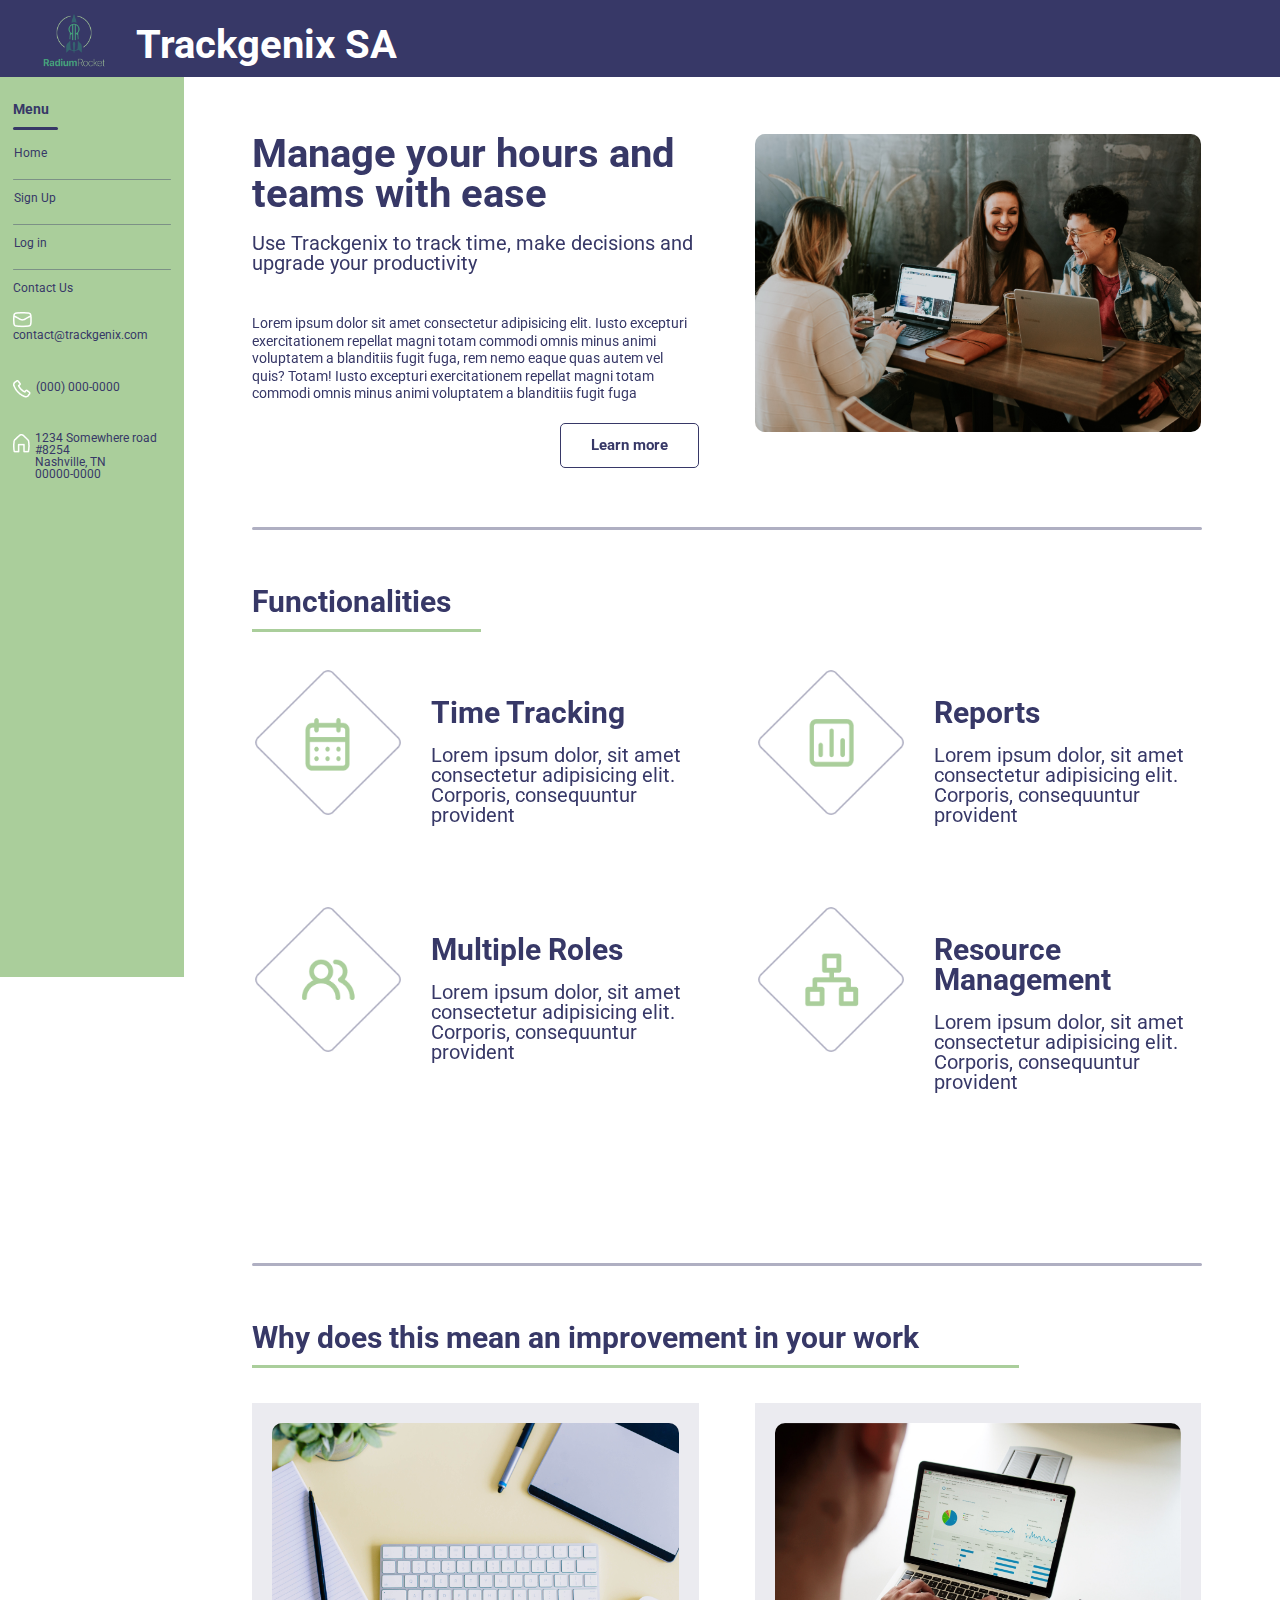
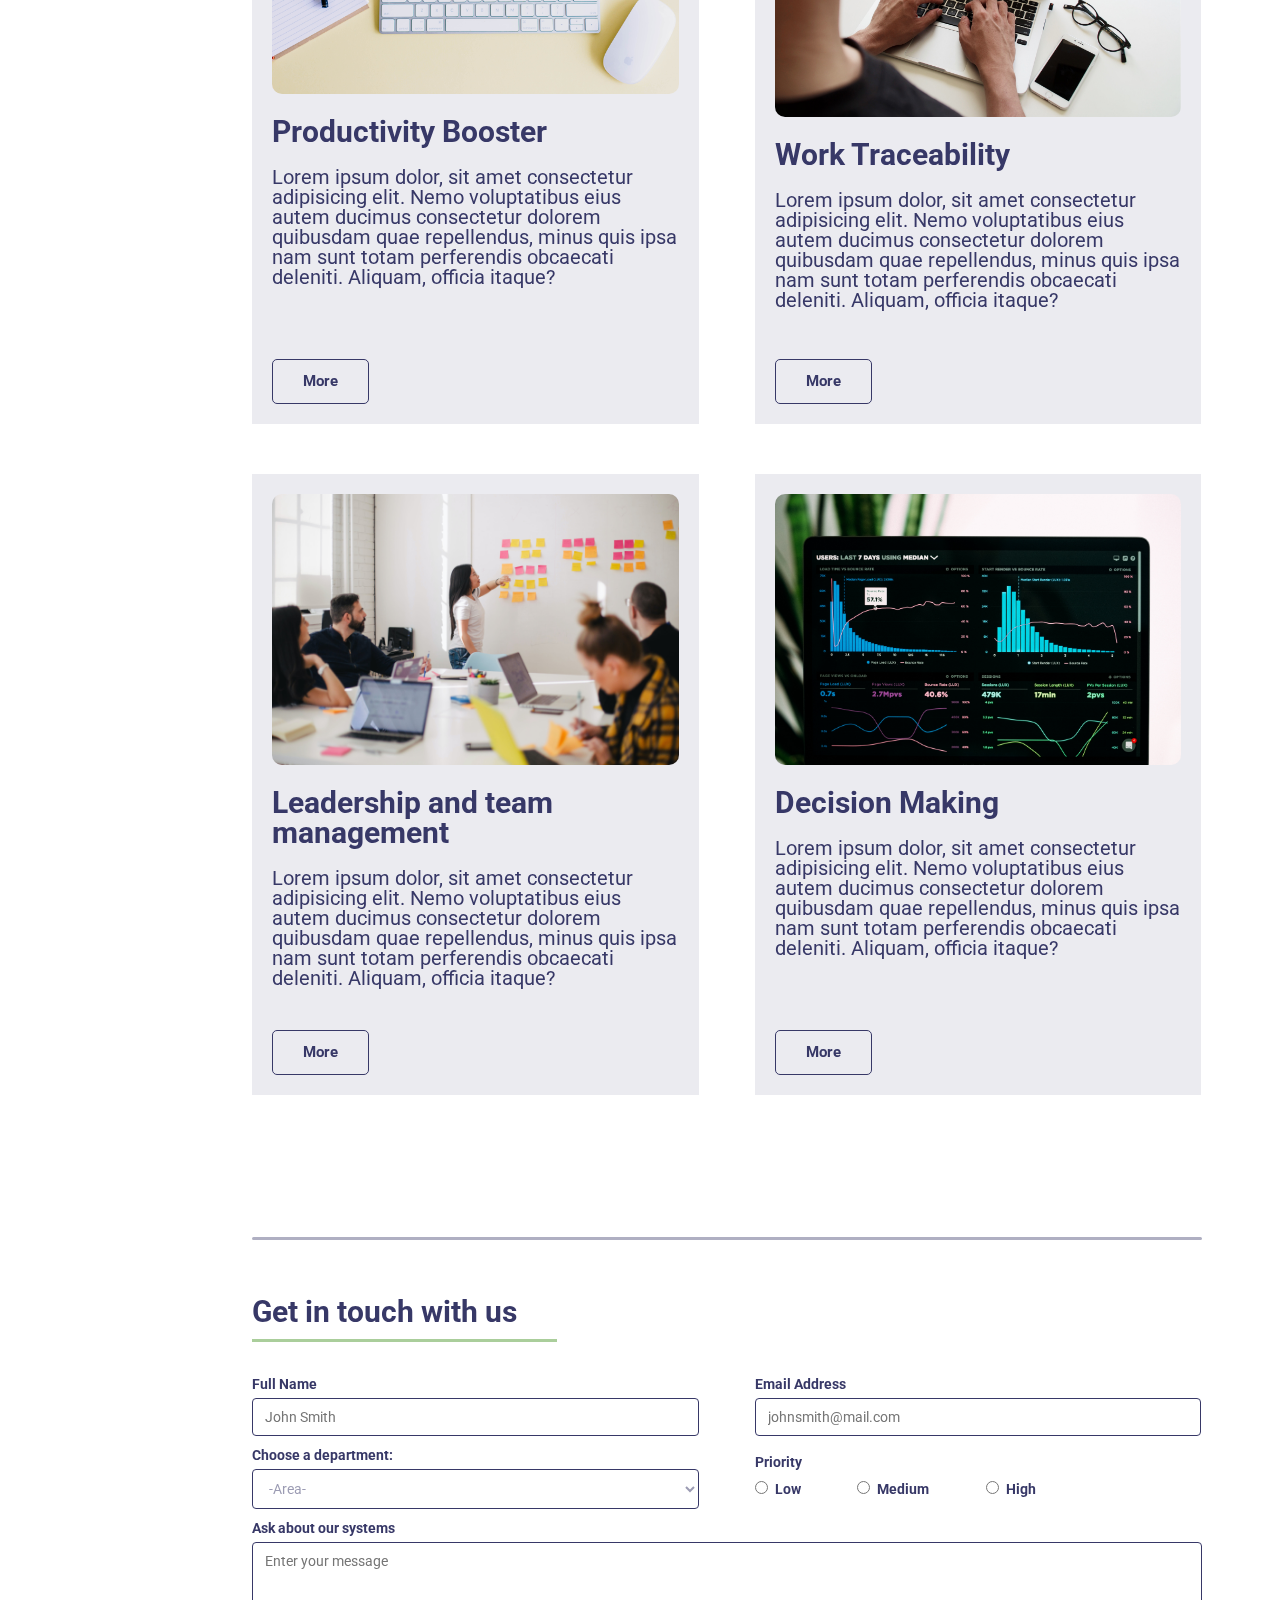
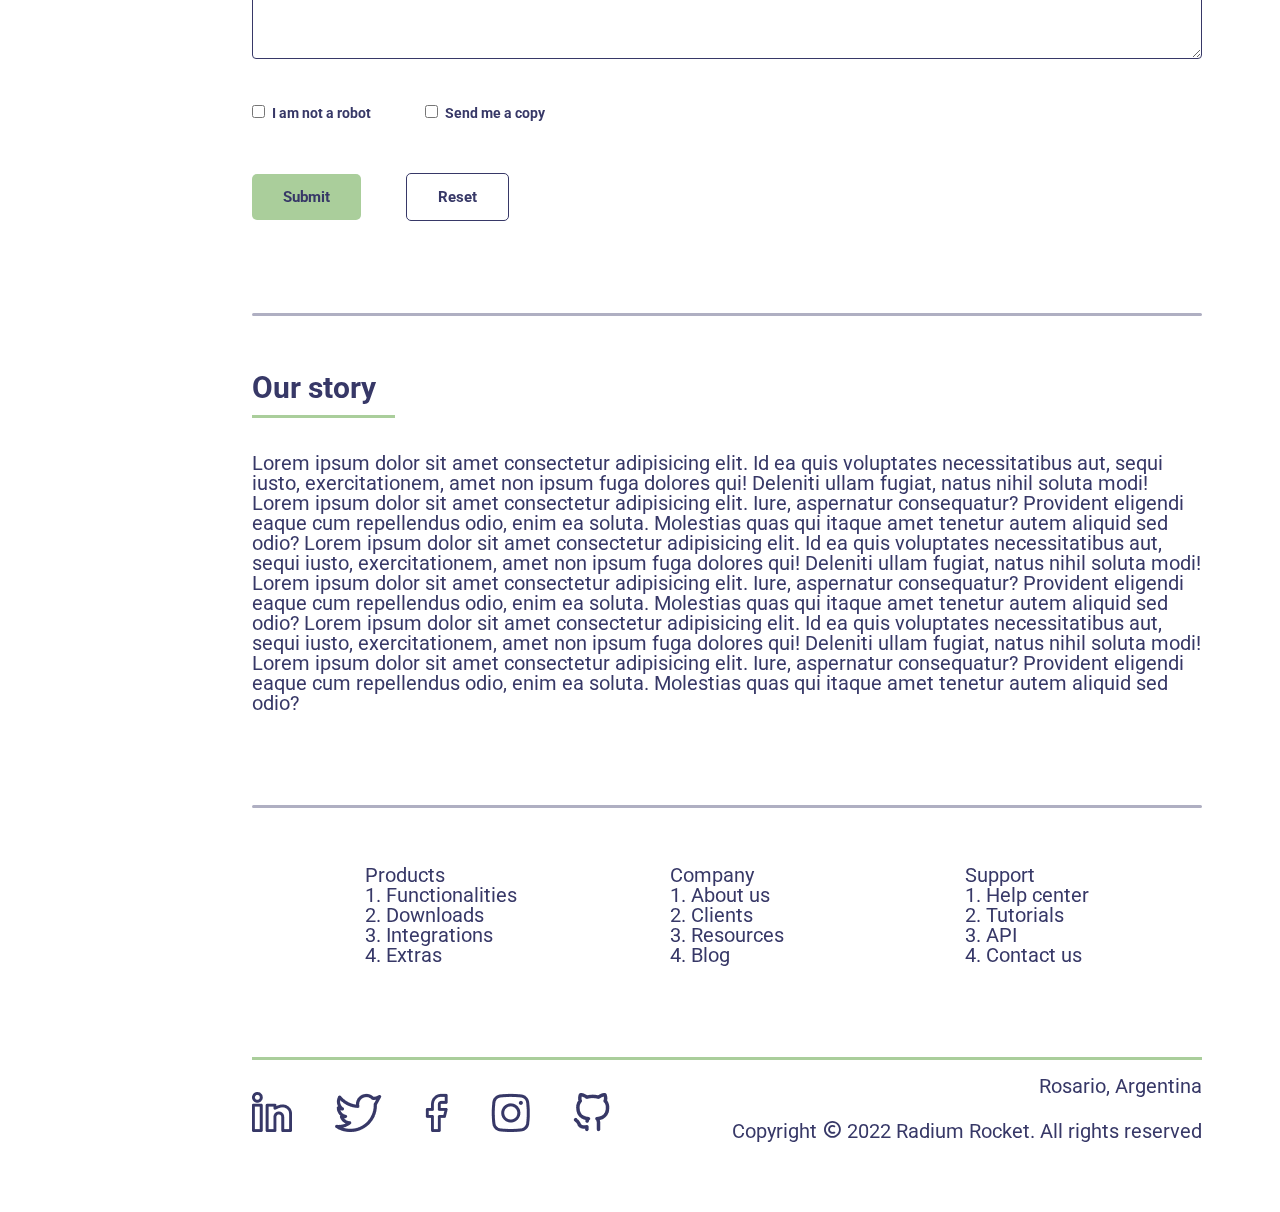
<file: semana-03/index.html>
<!DOCTYPE html>
<html lang="en">
    <head>
        <meta charset="UTF-8">
        <meta http-equiv="X-UA-Compatible" content="IE=edge">
        <meta name="viewport" content="width=device-width, initial-scale=1.0">
        <!--STYLES-->
        <link rel="stylesheet" href="./css/reset.css">
        <link rel="preconnect" href="https://fonts.googleapis.com">
        <link rel="preconnect" href="https://fonts.gstatic.com" crossorigin>
        <link href="https://fonts.googleapis.com/css2?family=Roboto:wght@400;700&display=swap" rel="stylesheet">
        <link href='https://unpkg.com/boxicons@2.1.2/css/boxicons.min.css' rel='stylesheet'>
        <link rel="stylesheet" href="./css/styles.css">
        <!--END-->
        <title>Trackgenix</title>
    </head>
    <body>
        <header>
            <img src="./assets/icons/trackgenix-logo.png" alt="company's logo" class="rr-logo">
            <h1 class="title">Trackgenix SA</h1>
        </header>
        <aside>
            <div class="sidebar">
                <img src="./assets/icons/sidebar-button.png" alt="" class="menu-btn">
                <div>
                    <p class="side-title">Menu</p>
                    <ul>
                        <li class="side-link">
                            <a href="#">Home</a>
                        </li>
                        <li class="side-link">
                            <a href="#">Sign Up</a>
                        </li>
                        <li class="side-link">
                            <a href="#">Log in</a>
                        </li>
                        <li>
                            <a href="#contact-section">Contact Us</a>
                        </li>
                    </ul>
                    <div class="info-block">
                        <img src="./assets/icons/mail-icon.png" alt="">
                        <p class="info">contact@trackgenix.com</p>
                    </div>
                    <div class="info-block">
                        <img src="./assets/icons/phone-icon.png" alt="">
                        <p class="info">(000) 000-0000</p>
                    </div>
                    <div class="info-block">
                        <img src="./assets/icons/home-icon.png" alt="">
                        <div class="info">
                            <p>1234 Somewhere road</p>
                            <p>#8254</p>
                            <p>Nashville, TN</p>
                            <p>00000-0000</p>
                        </div>
                    </div>
                </div>
            </div>
        </aside>
        <main>
            <section class="section-1">
                <div class="spacing">
                    <h2 class="main-title">Manage your hours and teams with ease</h2>
                    <p class="subtitle">Use Trackgenix to track time, make decisions and upgrade your productivity</p>
                    <p class="secondary-text">
                        Lorem ipsum dolor sit amet consectetur adipisicing elit. Iusto excepturi exercitationem repellat magni 
                        totam commodi omnis minus animi voluptatem a blanditiis fugit fuga, rem nemo eaque quas autem
                        vel quis? Totam! Iusto excepturi exercitationem repellat magni totam commodi omnis minus
                        animi voluptatem a blanditiis fugit fuga
                    </p>
                    <a href="#" class="more-btn">Learn more</a>
                </div>
                <img src="./assets/images/manage-teams.jpg" alt="">
            </section>
            <section>
                <div> <!--this div is the only way i found to have a responsive underline-->
                    <h2 class="section-title">Functionalities</h2>
                </div>
                <div>
                    <article class="functionality-item spacing">
                        <img src="./assets/icons/calendar-icon.png" alt="">
                        <div>
                            <h3>Time Tracking</h3>
                            <p>Lorem ipsum dolor, sit amet consectetur adipisicing elit. Corporis, consequuntur provident</p>
                        </div>
                    </article>
                    <article class="functionality-item">
                        <img src="./assets/icons/graph-icon.png" alt="">
                        <div>
                            <h3>Reports</h3>
                            <p>Lorem ipsum dolor, sit amet consectetur adipisicing elit. Corporis, consequuntur provident</p>
                        </div>
                    </article>
                    <article class="functionality-item spacing">
                        <img src="./assets/icons/multiple-roles.png" alt="">
                        <div>
                            <h3>Multiple Roles</h3>
                            <p>Lorem ipsum dolor, sit amet consectetur adipisicing elit. Corporis, consequuntur provident</p>
                        </div>
                        </article>
                    <article class="functionality-item">
                        <img src="./assets/icons/resource-management.png" alt="">
                        <div>
                            <h3>Resource Management</h3>
                            <p>Lorem ipsum dolor, sit amet consectetur adipisicing elit. Corporis, consequuntur provident</p>
                        </div>
                    </article>
                </div>
            </section>
            <section>
                <div>
                    <h2 class="section-title">Why does this mean an improvement in your work</h2>
                </div>
                <div>
                    <article class="card spacing">
                        <img src="./assets/images/productivity-booster.jpg" alt="">
                        <h3>Productivity Booster</h3>
                        <p>
                            Lorem ipsum dolor, sit amet consectetur adipisicing elit. Nemo voluptatibus eius autem
                            ducimus consectetur dolorem quibusdam quae repellendus, minus quis ipsa nam sunt totam perferendis
                            obcaecati deleniti. Aliquam, officia itaque?
                        </p>
                        <a href="#" class="more-btn">More</a>
                    </article>
                    <article class="card">
                        <img src="./assets/images/traceability.jpg" alt="">
                        <h3>Work Traceability</h3>
                        <p>
                            Lorem ipsum dolor, sit amet consectetur adipisicing elit. Nemo voluptatibus eius autem
                            ducimus consectetur dolorem quibusdam quae repellendus, minus quis ipsa nam sunt totam perferendis
                            obcaecati deleniti. Aliquam, officia itaque?
                        </p>
                        <a href="#" class="more-btn">More</a>
                    </article>
                    <article class="card spacing">
                        <img src="./assets/images/leadership.jpg" alt="">
                        <h3>Leadership and team management</h3>
                        <p>
                            Lorem ipsum dolor, sit amet consectetur adipisicing elit. Nemo voluptatibus eius autem
                            ducimus consectetur dolorem quibusdam quae repellendus, minus quis ipsa nam sunt totam perferendis
                            obcaecati deleniti. Aliquam, officia itaque?
                        </p>
                        <a href="#" class="more-btn">More</a>
                    </article>
                    <article class="card">
                        <img src="./assets/images/decision-making.jpg" alt="">
                        <h3>Decision Making</h3>
                        <p>
                            Lorem ipsum dolor, sit amet consectetur adipisicing elit. Nemo voluptatibus eius autem
                            ducimus consectetur dolorem quibusdam quae repellendus, minus quis ipsa nam sunt totam perferendis
                            obcaecati deleniti. Aliquam, officia itaque?
                        </p>
                        <a href="#" class="more-btn">More</a>
                    </article>
                </div>
            </section>
            <section id="contact-section">
                <div>
                    <h2 class="section-title">Get in touch with us</h2>
                </div>
                <form action="Server URL" method="POST">
                    <span class="input-container spacing border-box">
                        <label for="full-name" class="block">Full Name</label>
                        <input 
                            id="full-name" 
                            type="text" 
                            name="Full name" 
                            placeholder="John Smith" 
                            class="filling-space">
                    </span>
                    <span class="input-container">
                        <label for="email" class="block">Email Address</label>
                        <input 
                        id="email" 
                        type="email" 
                        name="email" 
                        placeholder="johnsmith@mail.com"
                        class="filling-space">
                    </span>
                    <span class="input-container spacing">
                        <label for="department" class="block">Choose a department:</label>
                        <select id="department" name="department" class="filling-space">
                            <option value="Area" disabled selected>-Area-</option>
                            <option value="Sales" class="enabled">Sales</option>
                            <option value="Technical service" class="enabled">Technical service</option>
                        </select>
                    </span>
                    <fieldset>
                        <legend>Priority</legend>
                        <span>
                            <input id="low" type="radio" name="priority" value="low">
                            <label for="low">Low</label>
                        </span>
                        <span>
                            <input id="medium" type="radio" name="priority" value="medium">
                            <label for="medium">Medium</label>
                        </span>
                        <span>
                            <input id="high" type="radio" name="priority" value="high">
                            <label for="high">High</label>
                        </span>
                    </fieldset>
                    <label for="message" class="block">Ask about our systems</label>
                    <textarea id="message" name="message" placeholder="Enter your message"></textarea>
                    <span class="checkbox">
                        <input type="checkbox" name="robot">
                        <label>I am not a robot</label>
                    </span>
                    <span class="checkbox">
                        <input id="send-copy" type="checkbox" name="send-copy">
                        <label for="send-copy">Send me a copy</label>
                    </span>
                    <div>
                        <button>Submit</button>
                        <input type="reset" value="Reset">
                    </div>
                </form>
            </section>
            <section>
                <div>
                    <h2 class="section-title">Our story</h2>
                </div>
                <p class="story-text">
                    Lorem ipsum dolor sit amet consectetur adipisicing elit. Id ea quis voluptates necessitatibus aut,
                    sequi iusto, exercitationem, amet non ipsum fuga dolores qui! Deleniti ullam fugiat, natus nihil
                    soluta modi!
                    Lorem ipsum dolor sit amet consectetur adipisicing elit. Iure, aspernatur consequatur? Provident
                    eligendi eaque cum repellendus odio, enim ea soluta. Molestias quas qui itaque amet tenetur autem aliquid sed odio?
                    Lorem ipsum dolor sit amet consectetur adipisicing elit. Id ea quis voluptates necessitatibus aut,
                    sequi iusto, exercitationem, amet non ipsum fuga dolores qui! Deleniti ullam fugiat, natus nihil
                    soluta modi!
                    Lorem ipsum dolor sit amet consectetur adipisicing elit. Iure, aspernatur consequatur? Provident
                    eligendi eaque cum repellendus odio, enim ea soluta. Molestias quas qui itaque amet tenetur autem aliquid sed odio?
                    Lorem ipsum dolor sit amet consectetur adipisicing elit. Id ea quis voluptates necessitatibus aut,
                    sequi iusto, exercitationem, amet non ipsum fuga dolores qui! Deleniti ullam fugiat, natus nihil
                    soluta modi!
                    Lorem ipsum dolor sit amet consectetur adipisicing elit. Iure, aspernatur consequatur? Provident
                    eligendi eaque cum repellendus odio, enim ea soluta. Molestias quas qui itaque amet tenetur autem aliquid sed odio?
                </p>
            </section>
        </main>
        <footer>
            <nav>
                <span class="left-nav-block">
                    <p>Products</p>
                    <ol>
                        <li>
                            <a href="#">Functionalities</a>
                        </li>
                        <li>
                            <a href="#">Downloads</a>
                        </li>
                        <li>
                            <a href="#">Integrations</a>
                        </li>
                        <li>
                            <a href="#">Extras</a>
                        </li>
                    </ol>
                </span>
                <span>
                    <p>Company</p>
                    <ol>
                        <li>
                            <a href="#">About us</a>
                        </li>
                        <li>
                            <a href="#">Clients</a>
                        </li>
                        <li>
                            <a href="#">Resources</a>
                        </li>
                        <li>
                            <a href="#">Blog</a>
                        </li>
                    </ol>
                </span>
                <span class="right-nav-block">
                    <p>Support</p>
                    <ol>
                        <li>
                            <a href="#">Help center</a>
                        </li>
                        <li>
                            <a href="#">Tutorials</a>
                        </li>
                        <li>
                            <a href="#">API</a>
                        </li>
                        <li>
                            <a href="#">Contact us</a>
                        </li>
                    </ol>
                </span>
            </nav>
            <div>
                <address>
                    <a href="https://www.linkedin.com"><img src="./assets/icons/linkedin-logo.png" alt="" class="sm-link"></a>
                    <a href="https://www.twitter.com"><img src="./assets/icons/twitter-logo.png" alt="" class="sm-link"></a>
                    <a href="https://www.facebook.com"><img src="./assets/icons/fb-logo.png" alt="" class="sm-link"></a>
                    <a href="https://www.instagram.com"><img src="./assets/icons/instagram-logo.png" alt="" class="sm-link"></a>
                    <a href="https://www.github.com"><img src="./assets/icons/github-logo.png" alt="" class="sm-link"></a>
                </address>
                <div class="copyright">
                    <p>Rosario, Argentina</p>
                    <p>Copyright <i class='bx bx-copyright'></i> 2022 Radium Rocket. All rights reserved</p>
                </div>
            </div>
        </footer>
    </body>
</html>
</file>
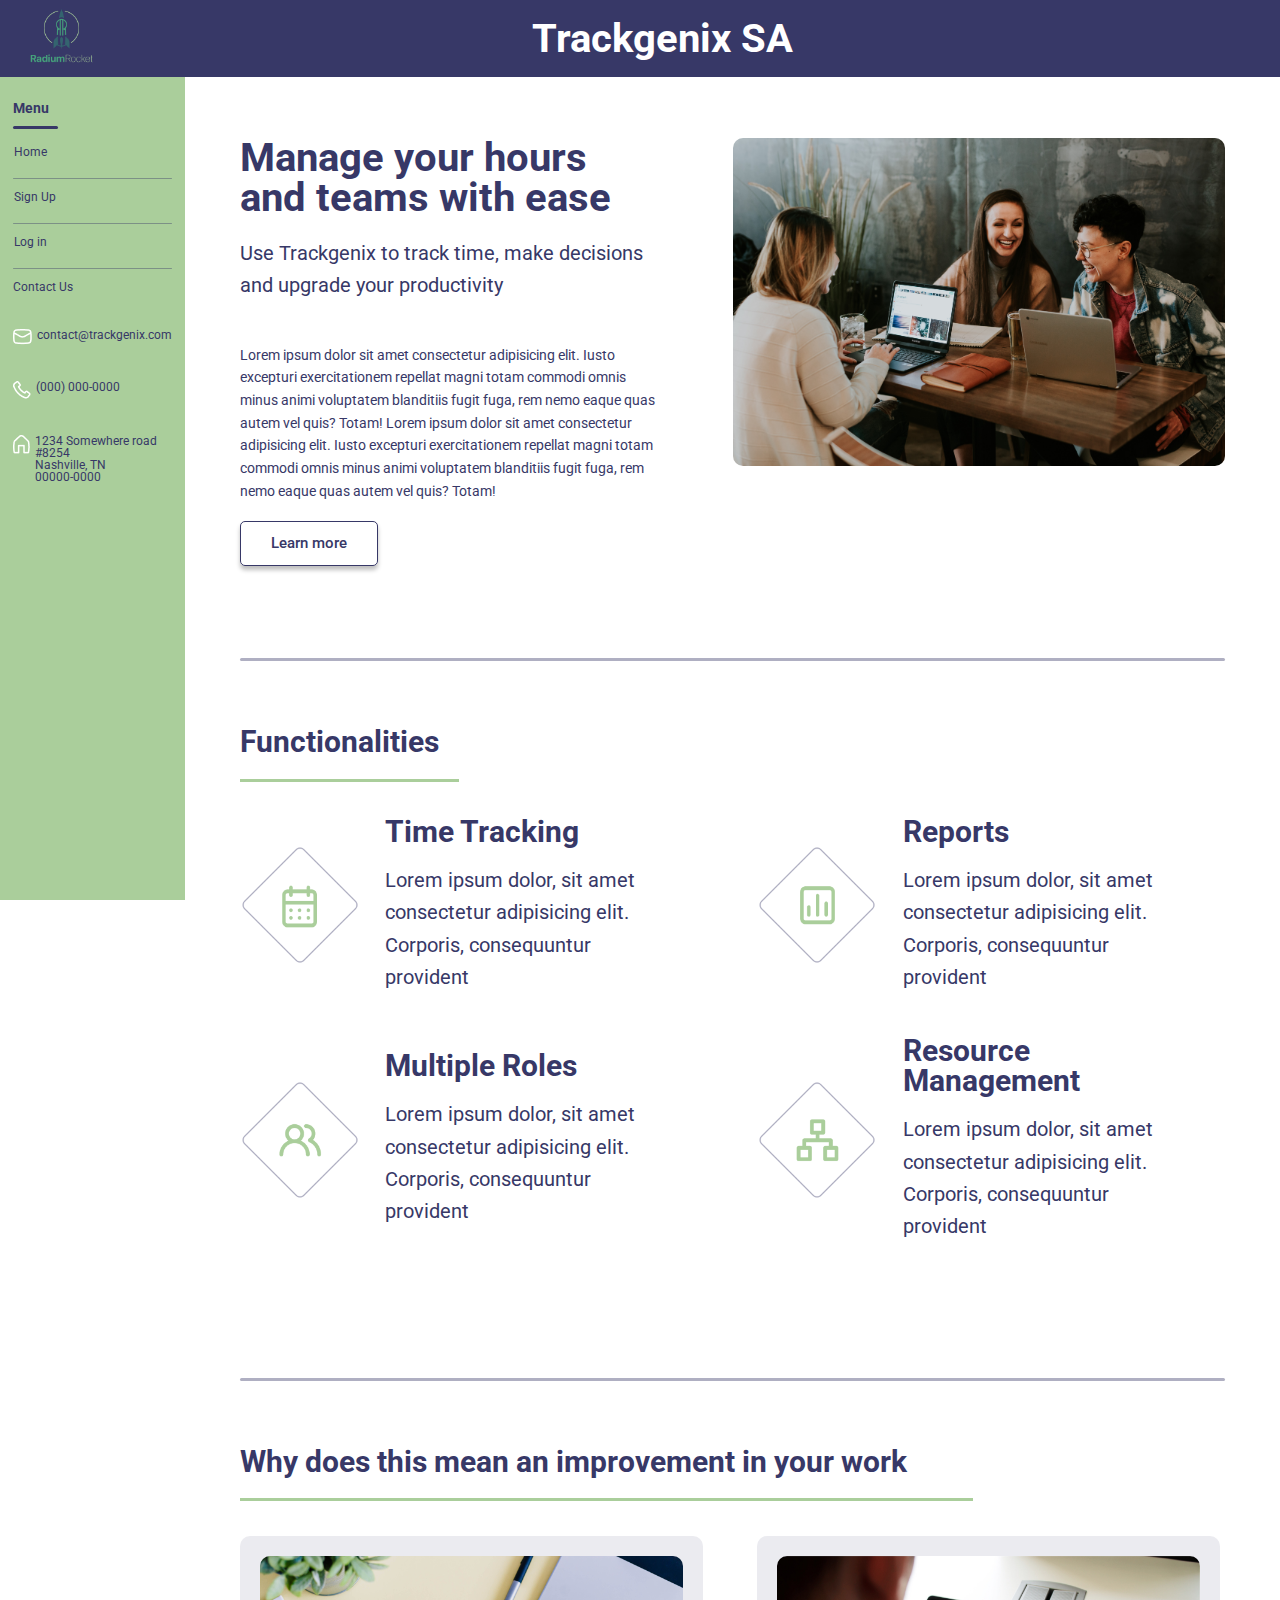
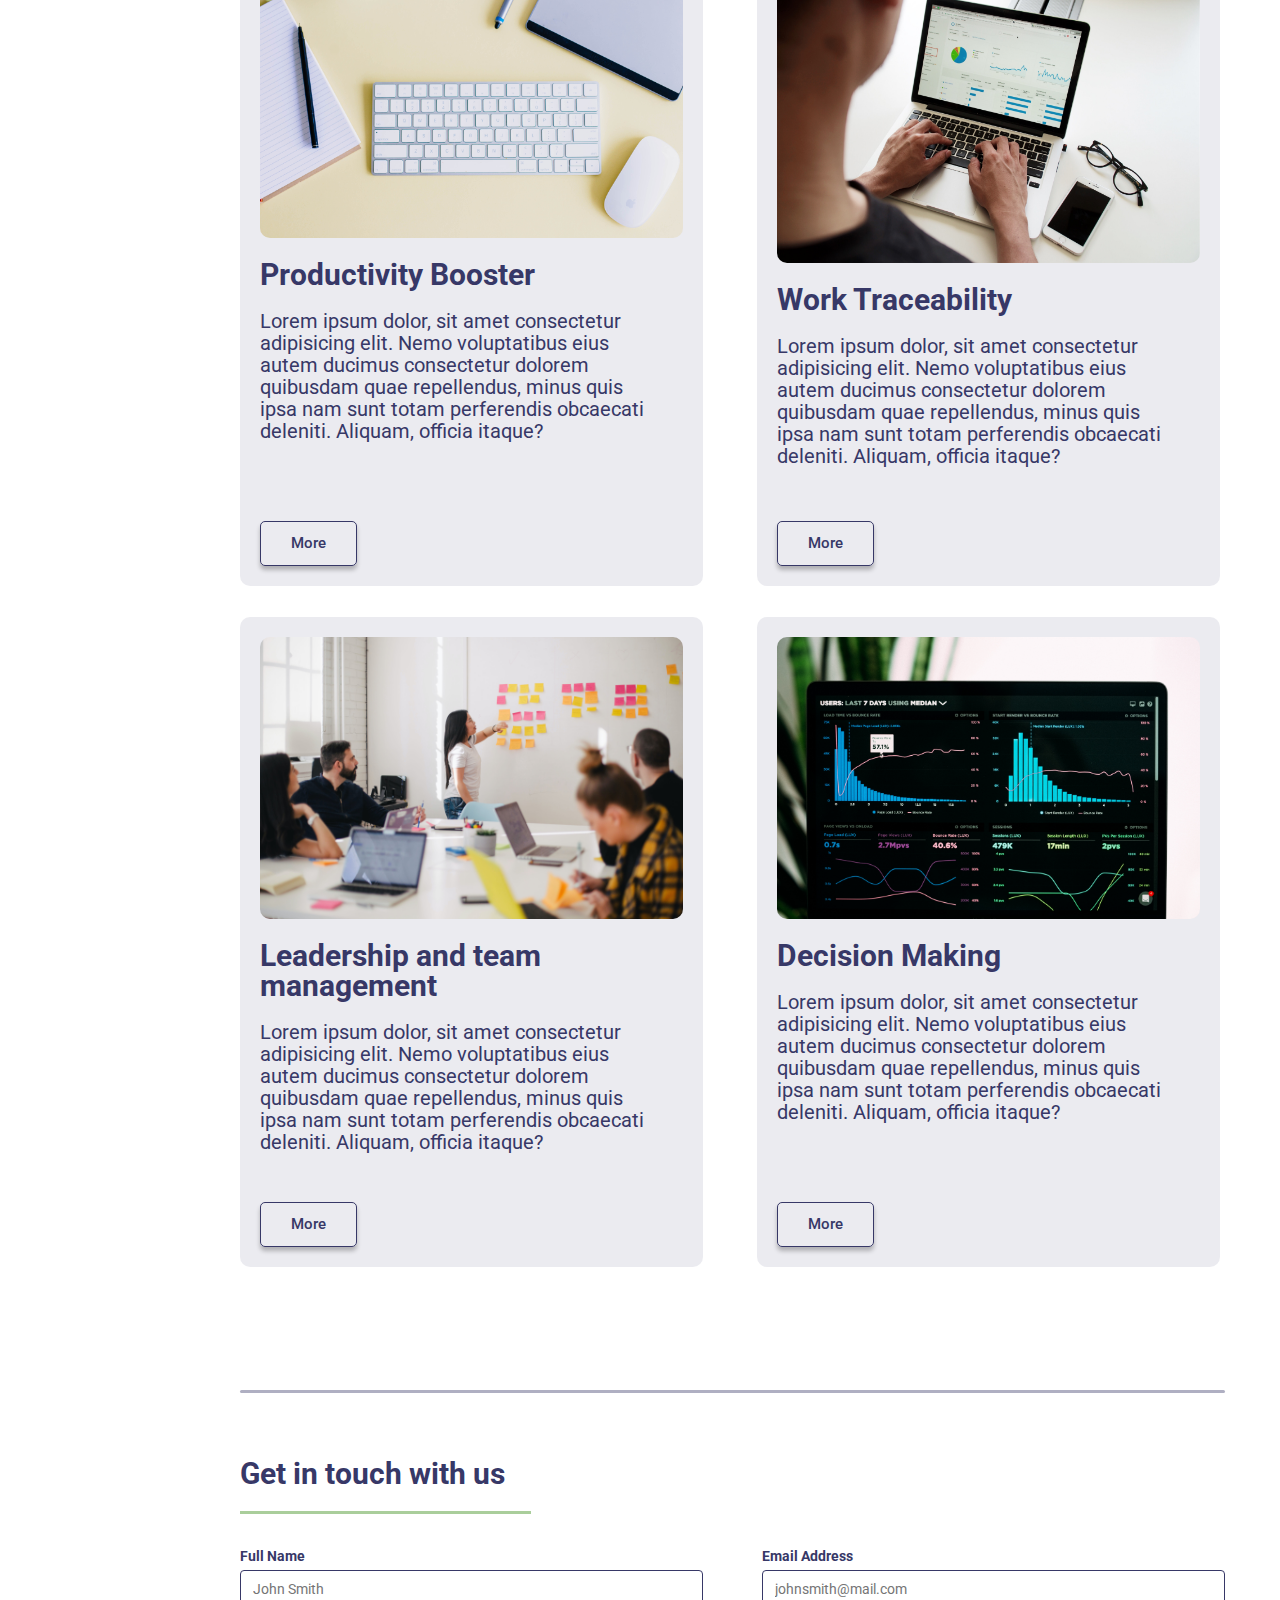
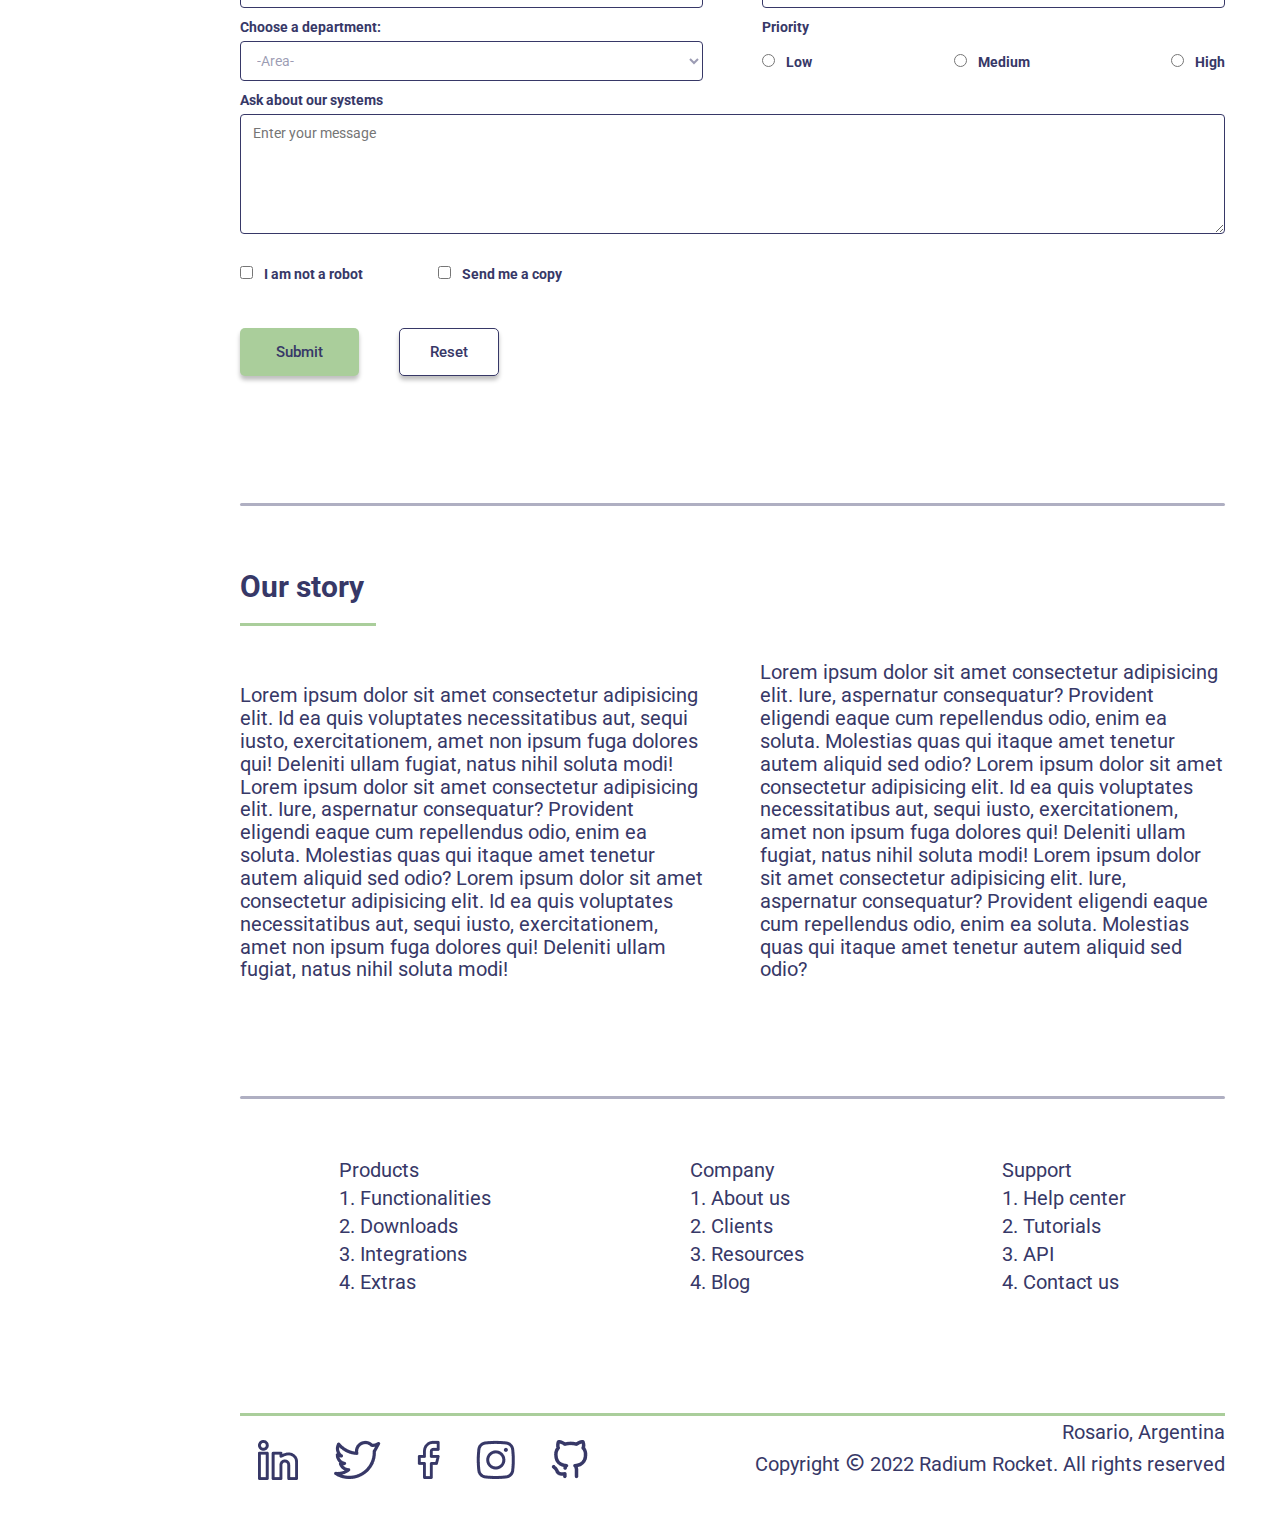
<file: semana-04/index.html>
<!DOCTYPE html>
<html lang="en">
    <head>
        <meta charset="UTF-8">
        <meta http-equiv="X-UA-Compatible" content="IE=edge">
        <meta name="viewport" content="width=device-width, initial-scale=1.0">
        <!--STYLES-->
        <link rel="stylesheet" href="./css/reset.css">
        <link rel="preconnect" href="https://fonts.googleapis.com">
        <link rel="preconnect" href="https://fonts.gstatic.com" crossorigin>
        <link href="https://fonts.googleapis.com/css2?family=Roboto:wght@400;500;700&display=swap" rel="stylesheet">
        <link href='https://unpkg.com/boxicons@2.1.2/css/boxicons.min.css' rel='stylesheet'>
        <link href="./css/styles.css" rel="stylesheet">
        <link href="./css/header.css" rel="stylesheet">
        <link href="./css/main.css" rel="stylesheet">
        <link href="./css/sidebar.css" rel="stylesheet">
        <link href="./css/footer.css" rel="stylesheet">
        <title>Trackgenix</title>
    </head>
    <body>
        <header>
            <img src="./assets/icons/trackgenix-logo.png" alt="company's logo" class="rr-logo">
            <h1 class="title">Trackgenix SA</h1>
            <i class='bx bx-menu'></i>
        </header>
        <div class="flex-container">
            <aside>
                <span class="side-title">Menu</span>
                <ul>
                    <li class="side-link">
                        <a href="#">Home</a>
                    </li>
                    <li class="side-link">
                        <a href="#">Sign Up</a>
                    </li>
                    <li class="side-link">
                        <a href="#">Log in</a>
                    </li>
                    <li>
                        <a href="#contact-form">Contact Us</a>
                    </li>
                </ul>
                <div class="flex-container">
                    <img src="./assets/icons/mail-icon.png" alt="mail" class="side-icon">
                    <p>contact@trackgenix.com</p>
                </div>
                <div class="flex-container">
                    <img src="./assets/icons/phone-icon.png" alt="phone" class="side-icon">
                    <p>(000) 000-0000</p>
                </div>
                <div class="flex-container">
                    <img src="./assets/icons/home-icon.png" alt="home" class="side-icon">
                    <div>
                        <p>1234 Somewhere road</p>
                        <p>#8254</p>
                        <p>Nashville, TN</p>
                        <p>00000-0000</p>
                    </div>
                </div>
            </aside>
            <div>
                <main>
                    <section class="flex-container">
                        <img src="./assets/images/manage-teams.jpg" alt="decorative image">
                        <div class="section-1">
                            <h2>Manage your hours and teams with ease</h2>
                            <p>Use Trackgenix to track time, make decisions and upgrade your productivity</p>
                            <p>
                                Lorem ipsum dolor sit amet consectetur adipisicing elit. Iusto excepturi exercitationem repellat magni 
                                totam commodi omnis minus animi voluptatem blanditiis fugit fuga, rem nemo eaque quas autem vel quis? Totam!
                                Lorem ipsum dolor sit amet consectetur adipisicing elit. Iusto excepturi exercitationem repellat magni 
                                totam commodi omnis minus animi voluptatem blanditiis fugit fuga, rem nemo eaque quas autem vel quis? Totam!
                            </p>
                            <a href="#" class="link-btn">Learn more</a>
                        </div>
                    </section>
                    <section>
                        <h2 class="section-title">Functionalities</h2>
                        <div class="functionalities">
                            <article class="functionality-item">
                                <img src="./assets/icons/calendar-icon.png" alt="calendar icon">
                                <div>
                                    <h3>Time Tracking</h3>
                                    <p>Lorem ipsum dolor, sit amet consectetur adipisicing elit. Corporis, consequuntur provident</p>
                                </div>
                            </article>
                            <article class="functionality-item">
                                <img src="./assets/icons/graph-icon.png" alt="graph icon">
                                <div>
                                    <h3>Reports</h3>
                                    <p>Lorem ipsum dolor, sit amet consectetur adipisicing elit. Corporis, consequuntur provident</p>
                                </div>
                            </article>
                            <article class="functionality-item">
                                <img src="./assets/icons/multiple-roles.png" alt="users icon">
                                <div>
                                    <h3>Multiple Roles</h3>
                                    <p>Lorem ipsum dolor, sit amet consectetur adipisicing elit. Corporis, consequuntur provident</p>
                                </div>
                            </article>
                            <article class="functionality-item">
                                <img src="./assets/icons/resource-management.png" alt="diagram icon">
                                <div>
                                    <h3>Resource Management</h3>
                                    <p>Lorem ipsum dolor, sit amet consectetur adipisicing elit. Corporis, consequuntur provident</p>
                                </div>
                            </article>
                        </div>
                    </section>
                    <section>
                        <h2 class="section-title">Why does this mean an improvement in your work</h2>
                        <div class="cards">
                            <article>
                                <img src="./assets/images/productivity-booster.jpg" alt="decorative image">
                                <h3>Productivity Booster</h3>
                                <p>
                                    Lorem ipsum dolor, sit amet consectetur adipisicing elit. Nemo voluptatibus eius autem
                                    ducimus consectetur dolorem quibusdam quae repellendus, minus quis ipsa nam sunt totam perferendis
                                    obcaecati deleniti. Aliquam, officia itaque?
                                </p>
                                <a href="#" class="link-btn">More</a>
                            </article>
                            <article>
                                <img src="./assets/images/traceability.jpg" alt="decorative image">
                                <h3>Work Traceability</h3>
                                <p>
                                    Lorem ipsum dolor, sit amet consectetur adipisicing elit. Nemo voluptatibus eius autem
                                    ducimus consectetur dolorem quibusdam quae repellendus, minus quis ipsa nam sunt totam perferendis
                                    obcaecati deleniti. Aliquam, officia itaque?
                                </p>
                                <a href="#" class="link-btn">More</a>
                            </article>
                            <article>
                                <img src="./assets/images/leadership.jpg" alt="decorative image">
                                <h3>Leadership and team management</h3>
                                <p>
                                    Lorem ipsum dolor, sit amet consectetur adipisicing elit. Nemo voluptatibus eius autem
                                    ducimus consectetur dolorem quibusdam quae repellendus, minus quis ipsa nam sunt totam perferendis
                                    obcaecati deleniti. Aliquam, officia itaque?
                                </p>
                                <a href="#" class="link-btn">More</a>
                            </article>
                            <article>
                                <img src="./assets/images/decision-making.jpg" alt="decorative image">
                                <h3>Decision Making</h3>
                                <p>
                                    Lorem ipsum dolor, sit amet consectetur adipisicing elit. Nemo voluptatibus eius autem
                                    ducimus consectetur dolorem quibusdam quae repellendus, minus quis ipsa nam sunt totam perferendis
                                    obcaecati deleniti. Aliquam, officia itaque?
                                </p>
                                <a href="#" class="link-btn">More</a>
                            </article>
                        </div>
                    </section>
                    <section id="contact-form">
                        <h2 class="section-title">Get in touch with us</h2>
                        <form action="Server URL" method="POST">
                            <div class="flex-container">
                                <label class="input-block">
                                    <p>Full Name</p>
                                    <input type="text" name="Full name" placeholder="John Smith">
                                </label>
                                <label class="input-block">
                                    <p>Email Address</p>
                                    <input type="email" name="email" placeholder="johnsmith@mail.com">
                                </label>
                                <label class="input-block">
                                    <p>Choose a department:</p>
                                    <select name="department">
                                        <option value="Area" disabled selected>-Area-</option>
                                        <option value="Sales">Sales</option>
                                        <option value="Technical service">Technical service</option>
                                    </select>
                                </label>
                                <fieldset class="input-block">
                                    <legend>Priority</legend>
                                    <label>
                                        <input type="radio" name="priority" value="low">
                                        <span>Low</span>
                                    </label>
                                    <label>
                                        <input type="radio" name="priority" value="medium">
                                        <span>Medium</span>
                                    </label>
                                    <label>
                                        <input type="radio" name="priority" value="high">
                                        <span>High</span>
                                    </label>
                                </fieldset>
                            </div>
                            <label>
                                <p>Ask about our systems</p>
                                <textarea name="message" placeholder="Enter your message"></textarea>
                            </label>
                            <div>
                                <label>
                                    <input type="checkbox" name="robot">
                                    <span>I am not a robot</span>
                                </label>
                                <label>
                                    <input type="checkbox" name="send-copy">
                                    <span>Send me a copy</span>
                                </label>
                            </div>
                            <div>
                                <button>Submit</button>
                                <input type="reset" value="Reset" class="link-btn">
                            </div>
                        </form>
                    </section>
                    <section>
                        <h2 class="section-title">Our story</h2>
                        <div class="breaking-text">
                            <p>
                                Lorem ipsum dolor sit amet consectetur adipisicing elit. Id ea quis voluptates necessitatibus aut,
                                sequi iusto, exercitationem, amet non ipsum fuga dolores qui! Deleniti ullam fugiat, natus nihil
                                soluta modi!
                                Lorem ipsum dolor sit amet consectetur adipisicing elit. Iure, aspernatur consequatur? Provident
                                eligendi eaque cum repellendus odio, enim ea soluta. Molestias quas qui itaque amet tenetur autem aliquid sed odio?
                                Lorem ipsum dolor sit amet consectetur adipisicing elit. Id ea quis voluptates necessitatibus aut,
                                sequi iusto, exercitationem, amet non ipsum fuga dolores qui! Deleniti ullam fugiat, natus nihil
                                soluta modi!
                            </p>
                            <p>
                                Lorem ipsum dolor sit amet consectetur adipisicing elit. Iure, aspernatur consequatur? Provident
                                eligendi eaque cum repellendus odio, enim ea soluta. Molestias quas qui itaque amet tenetur autem aliquid sed odio?
                                Lorem ipsum dolor sit amet consectetur adipisicing elit. Id ea quis voluptates necessitatibus aut,
                                sequi iusto, exercitationem, amet non ipsum fuga dolores qui! Deleniti ullam fugiat, natus nihil
                                soluta modi!
                                Lorem ipsum dolor sit amet consectetur adipisicing elit. Iure, aspernatur consequatur? Provident
                                eligendi eaque cum repellendus odio, enim ea soluta. Molestias quas qui itaque amet tenetur autem aliquid sed odio?
                            </p>
                        </div>
                    </section>
                </main>
                <footer>
                    <nav class="flex-container">
                        <div>
                            <p>Products</p>
                            <ol>
                                <li>
                                    <a href="#">Functionalities</a>
                                </li>
                                <li>
                                    <a href="#">Downloads</a>
                                </li>
                                <li>
                                    <a href="#">Integrations</a>
                                </li>
                                <li>
                                    <a href="#">Extras</a>
                                </li>
                            </ol>
                        </div>
                        <div>
                            <p>Company</p>
                            <ol>
                                <li>
                                    <a href="#">About us</a>
                                </li>
                                <li>
                                    <a href="#">Clients</a>
                                </li>
                                <li>
                                    <a href="#">Resources</a>
                                </li>
                                <li>
                                    <a href="#">Blog</a>
                                </li>
                            </ol>
                        </div>
                        <div>
                            <p>Support</p>
                            <ol>
                                <li>
                                    <a href="#">Help center</a>
                                </li>
                                <li>
                                    <a href="#">Tutorials</a>
                                </li>
                                <li>
                                    <a href="#">API</a>
                                </li>
                                <li>
                                    <a href="#">Contact us</a>
                                </li>
                            </ol>
                        </div>
                    </nav>
                    <div class="flex-container social-media">
                        <address>
                            <a href="https://www.linkedin.com">
                                <img src="./assets/icons/linkedin-logo.png" alt="linkedin logo" class="sm-link"></a>
                            <a href="https://www.twitter.com">
                                <img src="./assets/icons/twitter-logo.png" alt="twitter logo" class="sm-link"></a>
                            <a href="https://www.facebook.com">
                                <img src="./assets/icons/fb-logo.png" alt="facebook logo" class="sm-link"></a>
                            <a href="https://www.instagram.com">
                                <img src="./assets/icons/instagram-logo.png" alt=" instagram logo" class="sm-link"></a>
                            <a href="https://www.github.com">
                                <img src="./assets/icons/github-logo.png" alt="github logo" class="sm-link"></a>
                        </address>
                        <div>
                            <p>Rosario, Argentina</p>
                            <p>Copyright <i class='bx bx-copyright'></i> 2022 Radium Rocket. All rights reserved</p>
                        </div>
                    </div>
                </footer>
            </div>
        </div>
    </body>
</html>
</file>
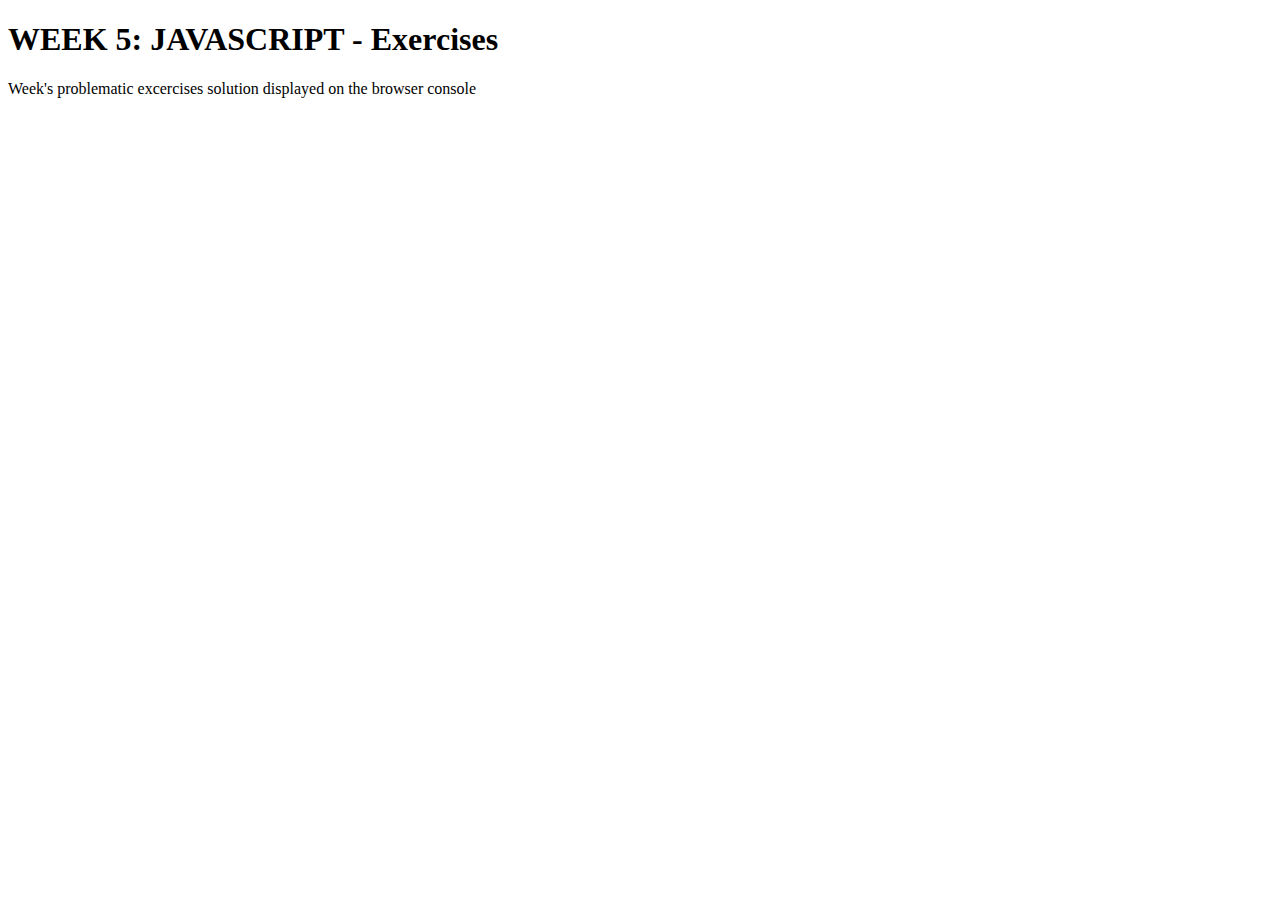
<file: semana-05/index.html>
<!DOCTYPE html>
<html lang="en">
<head>
    <meta charset="UTF-8">
    <meta http-equiv="X-UA-Compatible" content="IE=edge">
    <meta name="viewport" content="width=device-width, initial-scale=1.0">
    <title>JS exercises</title>
    <script src="./exercises/01-variables-and-operators.js"></script>
	<script src="./exercises/02-strings.js"></script>
	<script src="./exercises/03-arrays.js"></script>
    <script src="./exercises/04-if-else.js"></script>
    <script src="./exercises/05-for.js"></script>
    <script src="./exercises/06-functions.js"></script>
</head>
<body>
    <h1> WEEK 5: JAVASCRIPT - Exercises</h1>
    <p>Week's problematic excercises solution displayed on the browser console</p>
</body>
</html>
</file>
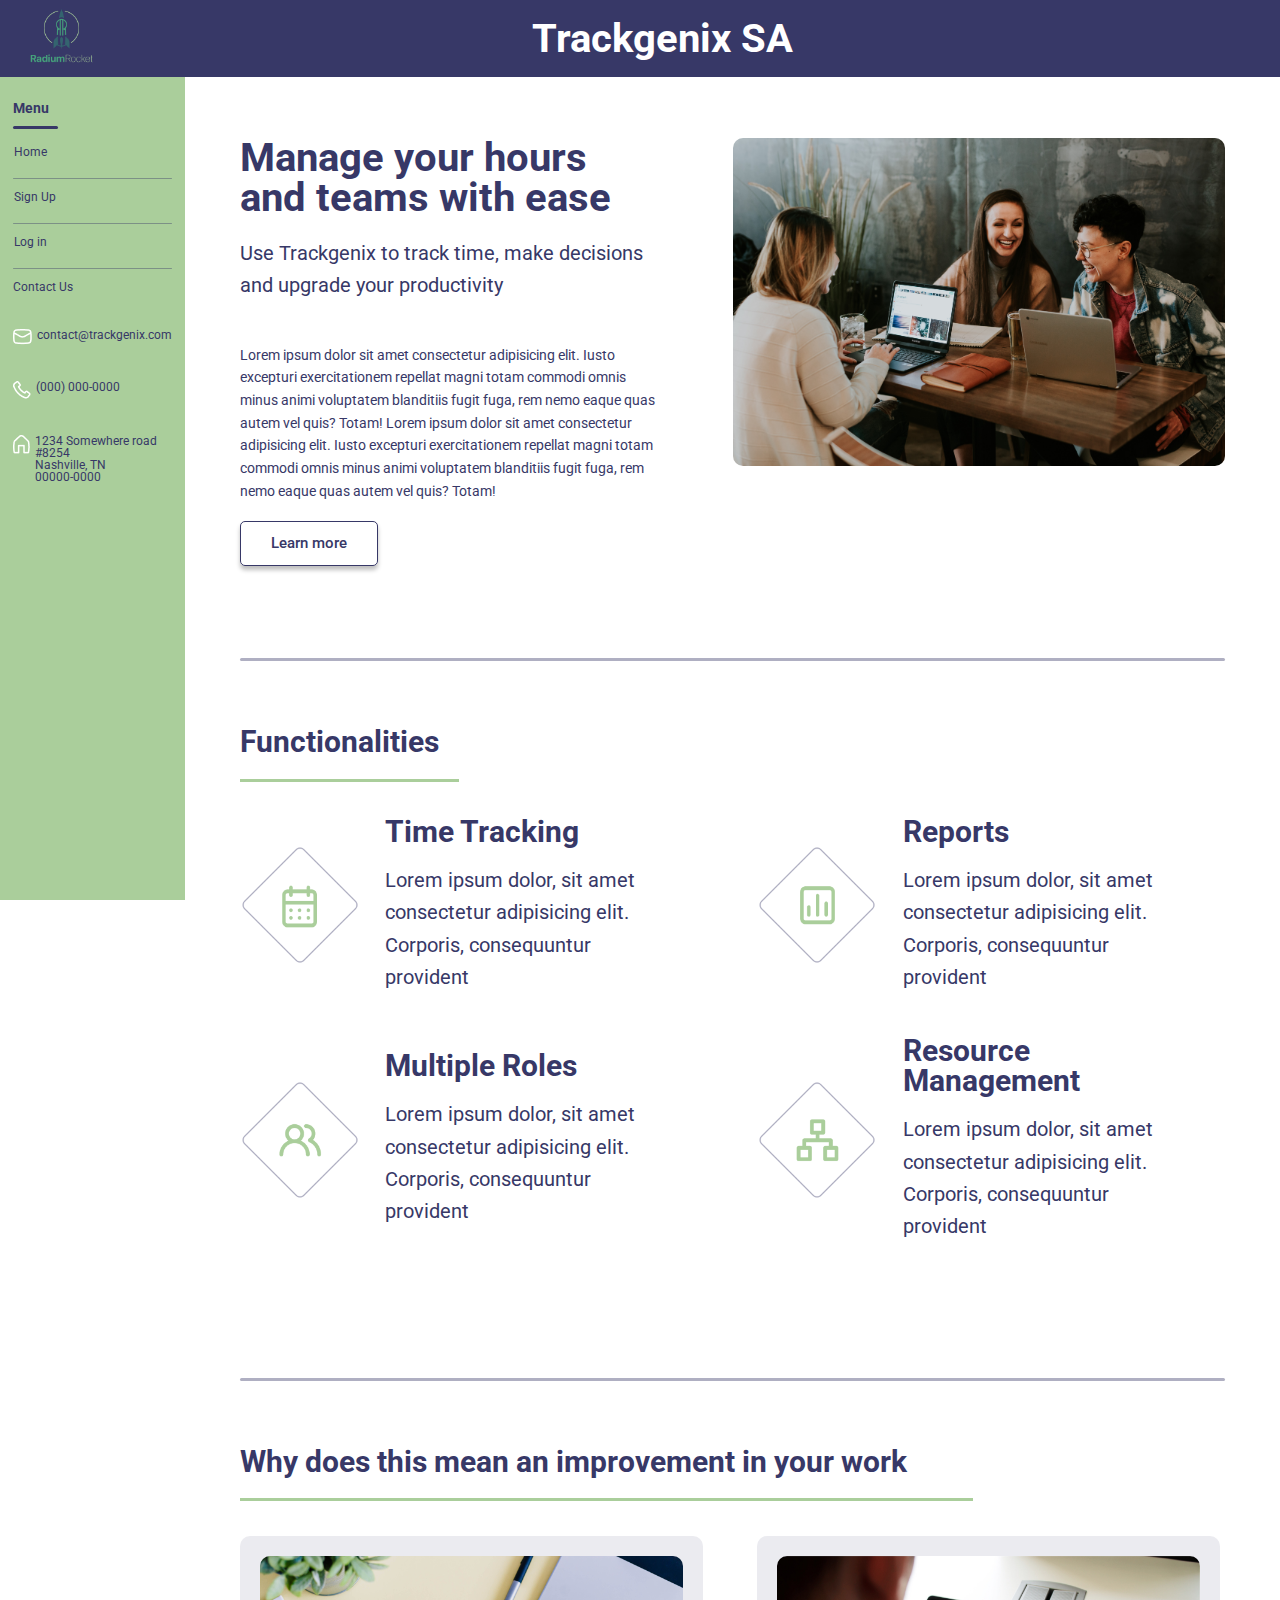
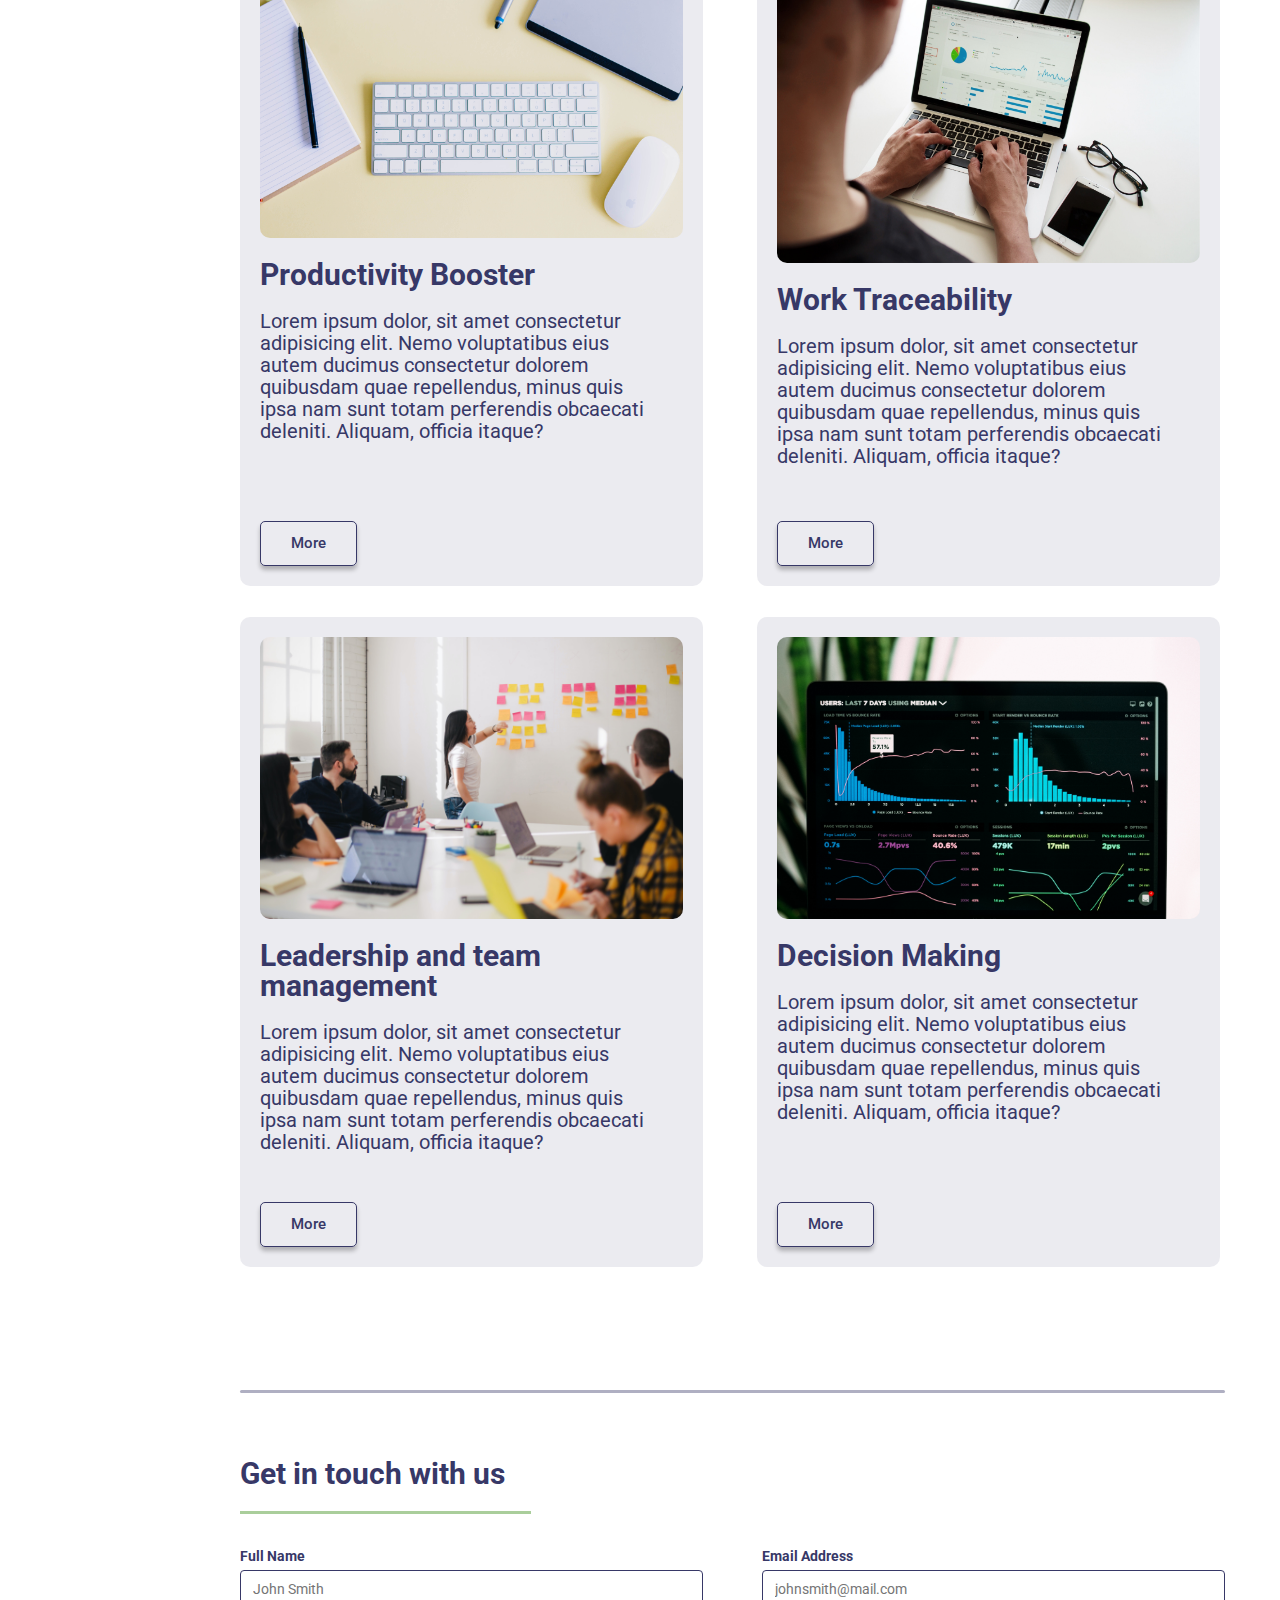
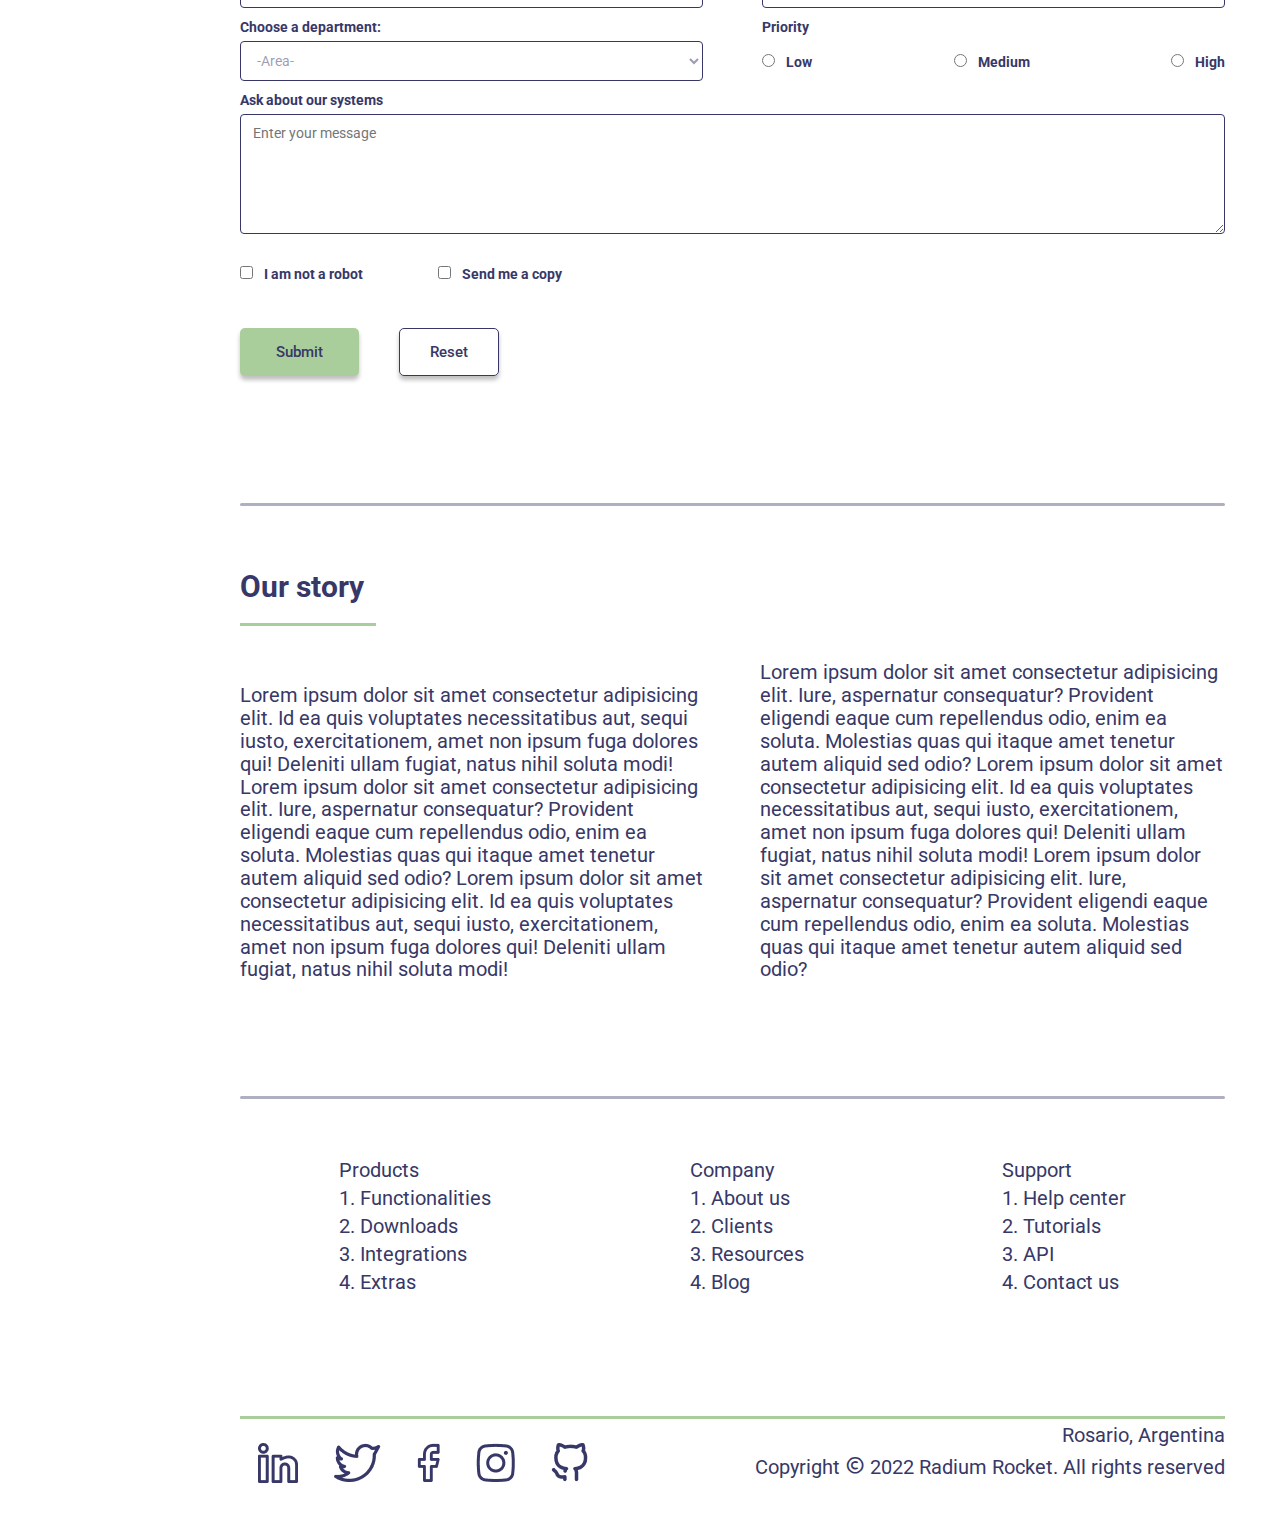
<file: semana-06/views/index.html>
<!DOCTYPE html>
<html lang="en">
    <head>
        <meta charset="UTF-8">
        <meta http-equiv="X-UA-Compatible" content="IE=edge">
        <meta name="viewport" content="width=device-width, initial-scale=1.0">
        <link rel="preconnect" href="https://fonts.googleapis.com">
        <link rel="preconnect" href="https://fonts.gstatic.com" crossorigin>
        <!--STYLES-->
        <link rel="stylesheet" href="./../css/reset.css">
        <link rel="stylesheet" href="https://fonts.googleapis.com/css2?family=Roboto:wght@400;500;700&display=swap">
        <link rel="stylesheet" href='https://unpkg.com/boxicons@2.1.2/css/boxicons.min.css'>
        <link rel="stylesheet" href="./../css/styles.css">
        <link rel="stylesheet" href="./../css/header.css">
        <link rel="stylesheet" href="./../css/landing.css">
        <link rel="stylesheet" href="./../css/sidebar.css">
        <link rel="stylesheet" href="./../css/footer.css">
        <title>Trackgenix</title>
    </head>
    <body>
        <header>
            <img src="./../assets/icons/trackgenix-logo.png" alt="company's logo" class="rr-logo">
            <h1 class="title">Trackgenix SA</h1>
            <i class='bx bx-menu'></i>
        </header>
        <div class="flex-container">
            <aside>
                <span class="side-title">Menu</span>
                <ul>
                    <li class="side-link">
                        <a href="#">Home</a>
                    </li>
                    <li class="side-link">
                        <a href="./../views/employee-signup.html">Sign Up</a>
                    </li>
                    <li class="side-link">
                        <a href="./../views/login.html">Log in</a>
                    </li>
                    <li>
                        <a href="#contact-form">Contact Us</a>
                    </li>
                </ul>
                <div class="flex-container">
                    <img src="./../assets/icons/mail-icon.png" alt="mail" class="side-icon">
                    <p>contact@trackgenix.com</p>
                </div>
                <div class="flex-container">
                    <img src="./../assets/icons/phone-icon.png" alt="phone" class="side-icon">
                    <p>(000) 000-0000</p>
                </div>
                <div class="flex-container">
                    <img src="./../assets/icons/home-icon.png" alt="home" class="side-icon">
                    <div>
                        <p>1234 Somewhere road</p>
                        <p>#8254</p>
                        <p>Nashville, TN</p>
                        <p>00000-0000</p>
                    </div>
                </div>
            </aside>
            <div>
                <main>
                    <section class="flex-container">
                        <img src="./../assets/images/manage-teams.jpg" alt="decorative image">
                        <div class="section-1">
                            <h2>Manage your hours and teams with ease</h2>
                            <p>Use Trackgenix to track time, make decisions and upgrade your productivity</p>
                            <p>
                                Lorem ipsum dolor sit amet consectetur adipisicing elit. Iusto excepturi exercitationem repellat magni 
                                totam commodi omnis minus animi voluptatem blanditiis fugit fuga, rem nemo eaque quas autem vel quis? Totam!
                                Lorem ipsum dolor sit amet consectetur adipisicing elit. Iusto excepturi exercitationem repellat magni 
                                totam commodi omnis minus animi voluptatem blanditiis fugit fuga, rem nemo eaque quas autem vel quis? Totam!
                            </p>
                            <a href="#" class="link-btn">Learn more</a>
                        </div>
                    </section>
                    <section>
                        <h2 class="section-title">Functionalities</h2>
                        <div class="functionalities">
                            <article class="functionality-item">
                                <img src="./../assets/icons/calendar-icon.png" alt="calendar icon">
                                <div>
                                    <h3>Time Tracking</h3>
                                    <p>Lorem ipsum dolor, sit amet consectetur adipisicing elit. Corporis, consequuntur provident</p>
                                </div>
                            </article>
                            <article class="functionality-item">
                                <img src="./../assets/icons/graph-icon.png" alt="graph icon">
                                <div>
                                    <h3>Reports</h3>
                                    <p>Lorem ipsum dolor, sit amet consectetur adipisicing elit. Corporis, consequuntur provident</p>
                                </div>
                            </article>
                            <article class="functionality-item">
                                <img src="./../assets/icons/multiple-roles.png" alt="users icon">
                                <div>
                                    <h3>Multiple Roles</h3>
                                    <p>Lorem ipsum dolor, sit amet consectetur adipisicing elit. Corporis, consequuntur provident</p>
                                </div>
                            </article>
                            <article class="functionality-item">
                                <img src="./../assets/icons/resource-management.png" alt="diagram icon">
                                <div>
                                    <h3>Resource Management</h3>
                                    <p>Lorem ipsum dolor, sit amet consectetur adipisicing elit. Corporis, consequuntur provident</p>
                                </div>
                            </article>
                        </div>
                    </section>
                    <section>
                        <h2 class="section-title">Why does this mean an improvement in your work</h2>
                        <div class="cards">
                            <article>
                                <img src="./../assets/images/productivity-booster.jpg" alt="decorative image">
                                <h3>Productivity Booster</h3>
                                <p>
                                    Lorem ipsum dolor, sit amet consectetur adipisicing elit. Nemo voluptatibus eius autem
                                    ducimus consectetur dolorem quibusdam quae repellendus, minus quis ipsa nam sunt totam perferendis
                                    obcaecati deleniti. Aliquam, officia itaque?
                                </p>
                                <a href="#" class="link-btn">More</a>
                            </article>
                            <article>
                                <img src="./../assets/images/traceability.jpg" alt="decorative image">
                                <h3>Work Traceability</h3>
                                <p>
                                    Lorem ipsum dolor, sit amet consectetur adipisicing elit. Nemo voluptatibus eius autem
                                    ducimus consectetur dolorem quibusdam quae repellendus, minus quis ipsa nam sunt totam perferendis
                                    obcaecati deleniti. Aliquam, officia itaque?
                                </p>
                                <a href="#" class="link-btn">More</a>
                            </article>
                            <article>
                                <img src="./../assets/images/leadership.jpg" alt="decorative image">
                                <h3>Leadership and team management</h3>
                                <p>
                                    Lorem ipsum dolor, sit amet consectetur adipisicing elit. Nemo voluptatibus eius autem
                                    ducimus consectetur dolorem quibusdam quae repellendus, minus quis ipsa nam sunt totam perferendis
                                    obcaecati deleniti. Aliquam, officia itaque?
                                </p>
                                <a href="#" class="link-btn">More</a>
                            </article>
                            <article>
                                <img src="./../assets/images/decision-making.jpg" alt="decorative image">
                                <h3>Decision Making</h3>
                                <p>
                                    Lorem ipsum dolor, sit amet consectetur adipisicing elit. Nemo voluptatibus eius autem
                                    ducimus consectetur dolorem quibusdam quae repellendus, minus quis ipsa nam sunt totam perferendis
                                    obcaecati deleniti. Aliquam, officia itaque?
                                </p>
                                <a href="#" class="link-btn">More</a>
                            </article>
                        </div>
                    </section>
                    <section id="contact-form">
                        <h2 class="section-title">Get in touch with us</h2>
                        <form action="Server URL" method="POST">
                            <div class="flex-container">
                                <label class="input-block">
                                    <p>Full Name</p>
                                    <input type="text" name="Full name" placeholder="John Smith">
                                </label>
                                <label class="input-block">
                                    <p>Email Address</p>
                                    <input type="email" name="email" placeholder="johnsmith@mail.com">
                                </label>
                                <label class="input-block">
                                    <p>Choose a department:</p>
                                    <select name="department">
                                        <option value="Area" disabled selected>-Area-</option>
                                        <option value="Sales">Sales</option>
                                        <option value="Technical service">Technical service</option>
                                    </select>
                                </label>
                                <fieldset class="input-block">
                                    <legend>Priority</legend>
                                    <label>
                                        <input type="radio" name="priority" value="low">
                                        <span>Low</span>
                                    </label>
                                    <label>
                                        <input type="radio" name="priority" value="medium">
                                        <span>Medium</span>
                                    </label>
                                    <label>
                                        <input type="radio" name="priority" value="high">
                                        <span>High</span>
                                    </label>
                                </fieldset>
                            </div>
                            <label>
                                <p>Ask about our systems</p>
                                <textarea name="message" placeholder="Enter your message"></textarea>
                            </label>
                            <div>
                                <label>
                                    <input type="checkbox" name="robot">
                                    <span>I am not a robot</span>
                                </label>
                                <label>
                                    <input type="checkbox" name="send-copy">
                                    <span>Send me a copy</span>
                                </label>
                            </div>
                            <div>
                                <button>Submit</button>
                                <input type="reset" value="Reset" class="link-btn">
                            </div>
                        </form>
                    </section>
                    <section>
                        <h2 class="section-title">Our story</h2>
                        <div class="breaking-text">
                            <p>
                                Lorem ipsum dolor sit amet consectetur adipisicing elit. Id ea quis voluptates necessitatibus aut,
                                sequi iusto, exercitationem, amet non ipsum fuga dolores qui! Deleniti ullam fugiat, natus nihil
                                soluta modi!
                                Lorem ipsum dolor sit amet consectetur adipisicing elit. Iure, aspernatur consequatur? Provident
                                eligendi eaque cum repellendus odio, enim ea soluta. Molestias quas qui itaque amet tenetur autem aliquid sed odio?
                                Lorem ipsum dolor sit amet consectetur adipisicing elit. Id ea quis voluptates necessitatibus aut,
                                sequi iusto, exercitationem, amet non ipsum fuga dolores qui! Deleniti ullam fugiat, natus nihil
                                soluta modi!
                            </p>
                            <p>
                                Lorem ipsum dolor sit amet consectetur adipisicing elit. Iure, aspernatur consequatur? Provident
                                eligendi eaque cum repellendus odio, enim ea soluta. Molestias quas qui itaque amet tenetur autem aliquid sed odio?
                                Lorem ipsum dolor sit amet consectetur adipisicing elit. Id ea quis voluptates necessitatibus aut,
                                sequi iusto, exercitationem, amet non ipsum fuga dolores qui! Deleniti ullam fugiat, natus nihil
                                soluta modi!
                                Lorem ipsum dolor sit amet consectetur adipisicing elit. Iure, aspernatur consequatur? Provident
                                eligendi eaque cum repellendus odio, enim ea soluta. Molestias quas qui itaque amet tenetur autem aliquid sed odio?
                            </p>
                        </div>
                    </section>
                </main>
                <nav class="flex-container">
                    <div>
                        <p>Products</p>
                        <ol>
                            <li>
                                <a href="#">Functionalities</a>
                            </li>
                            <li>
                                <a href="#">Downloads</a>
                            </li>
                            <li>
                                <a href="#">Integrations</a>
                            </li>
                            <li>
                                <a href="#">Extras</a>
                            </li>
                        </ol>
                    </div>
                    <div>
                        <p>Company</p>
                        <ol>
                            <li>
                                <a href="#">About us</a>
                            </li>
                            <li>
                                <a href="#">Clients</a>
                            </li>
                            <li>
                                <a href="#">Resources</a>
                            </li>
                            <li>
                                <a href="#">Blog</a>
                            </li>
                        </ol>
                    </div>
                    <div>
                        <p>Support</p>
                        <ol>
                            <li>
                                <a href="#">Help center</a>
                            </li>
                            <li>
                                <a href="#">Tutorials</a>
                            </li>
                            <li>
                                <a href="#">API</a>
                            </li>
                            <li>
                                <a href="#contact-form">Contact us</a>
                            </li>
                        </ol>
                    </div>
                </nav>
                <footer>
                    <address>
                        <a href="https://www.linkedin.com">
                            <img src="./../assets/icons/linkedin-logo.png" alt="linkedin logo" class="sm-link"></a>
                        <a href="https://www.twitter.com">
                            <img src="./../assets/icons/twitter-logo.png" alt="twitter logo" class="sm-link"></a>
                        <a href="https://www.facebook.com">
                            <img src="./../assets/icons/fb-logo.png" alt="facebook logo" class="sm-link"></a>
                        <a href="https://www.instagram.com">
                            <img src="./../assets/icons/instagram-logo.png" alt=" instagram logo" class="sm-link"></a>
                        <a href="https://www.github.com">
                            <img src="./../assets/icons/github-logo.png" alt="github logo" class="sm-link"></a>
                    </address>
                    <div>
                        <p>Rosario, Argentina</p>
                        <p>Copyright <i class='bx bx-copyright'></i> 2022 Radium Rocket. All rights reserved</p>
                    </div>
                </footer>
            </div>
        </div>
    </body>
</html>
</file>
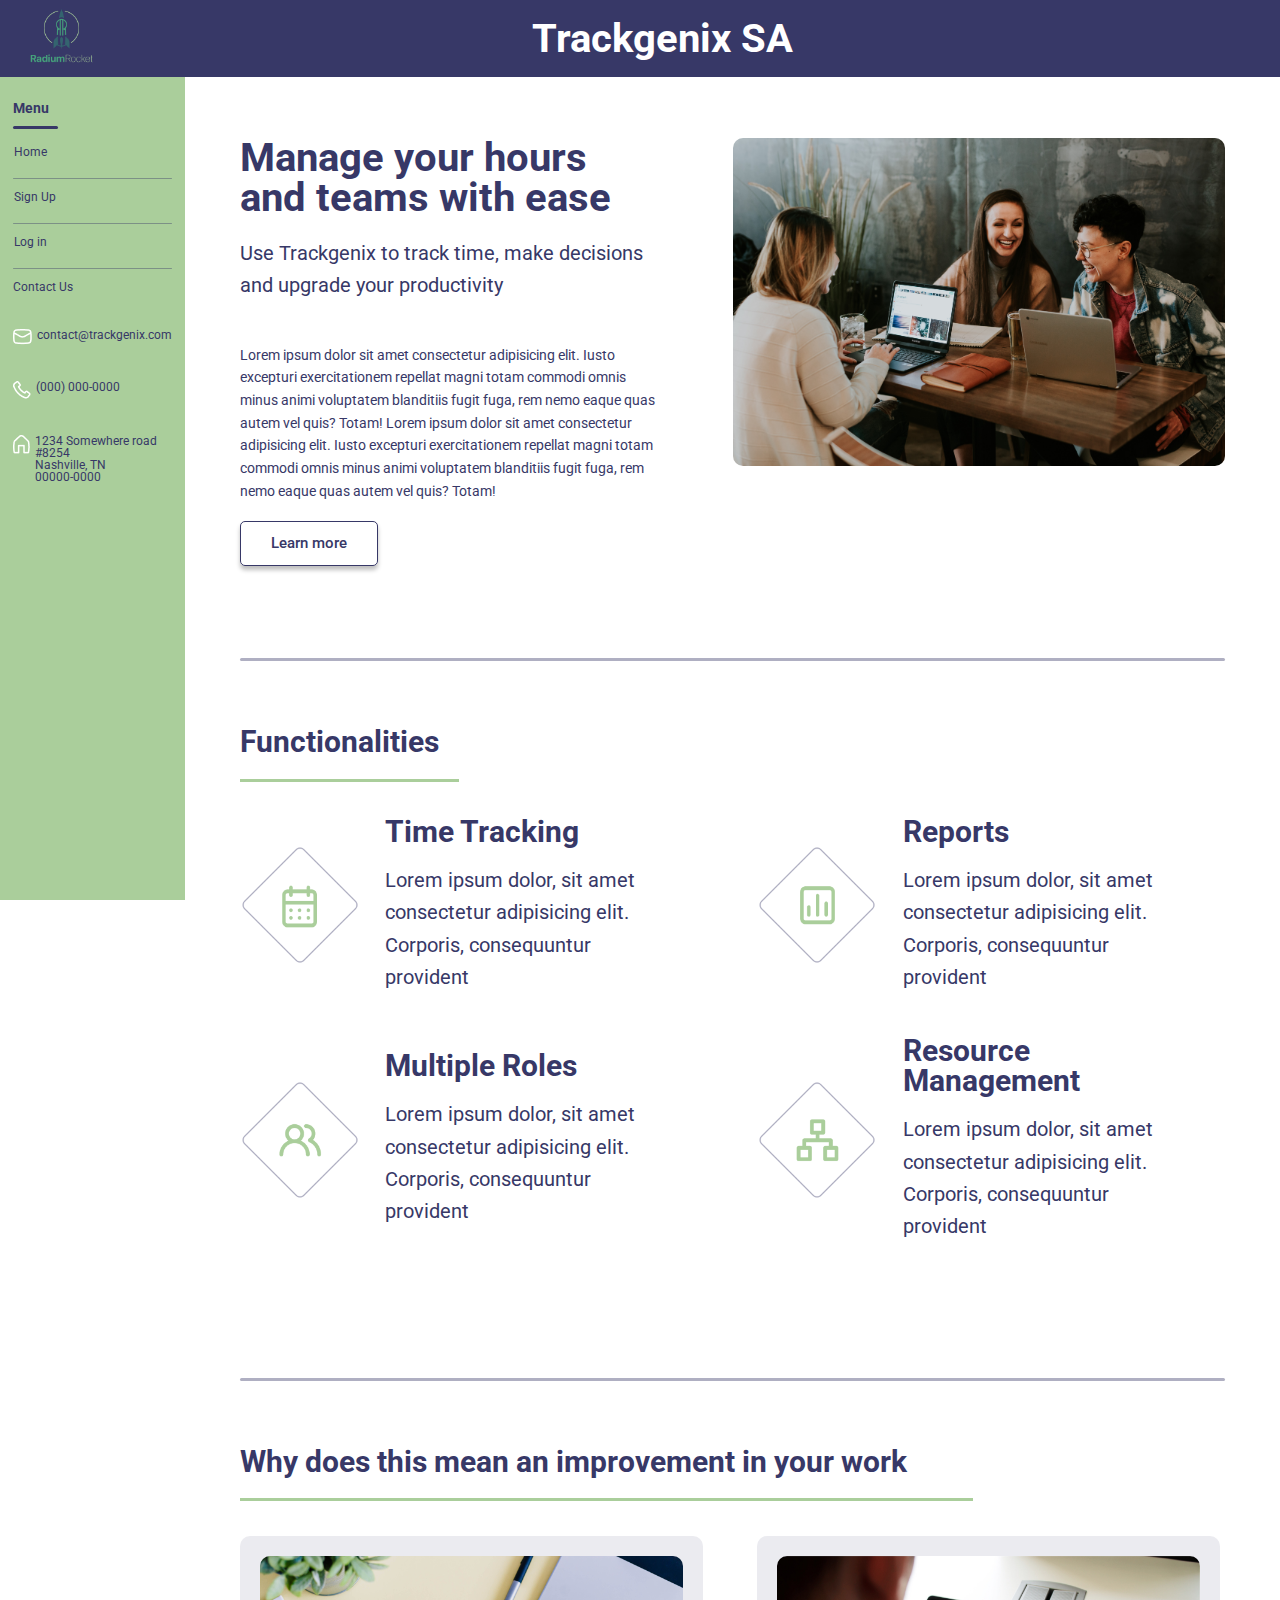
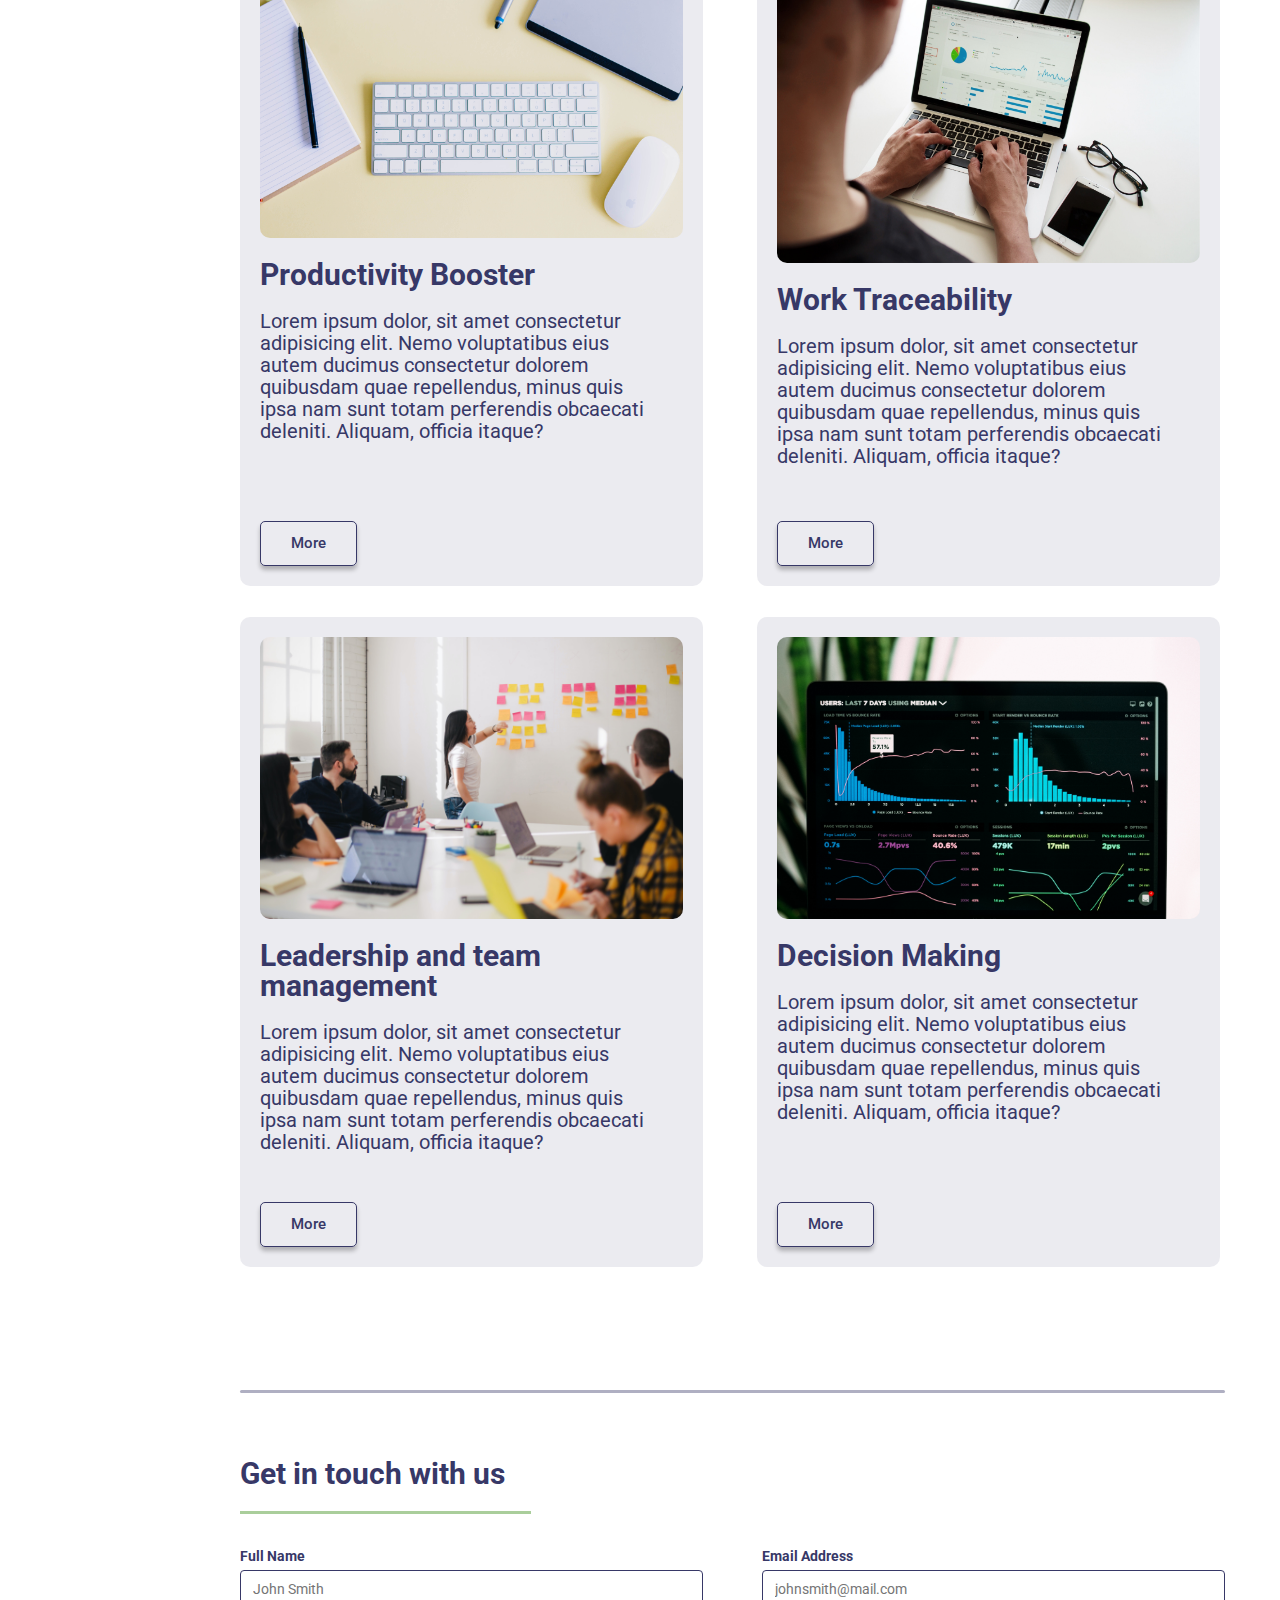
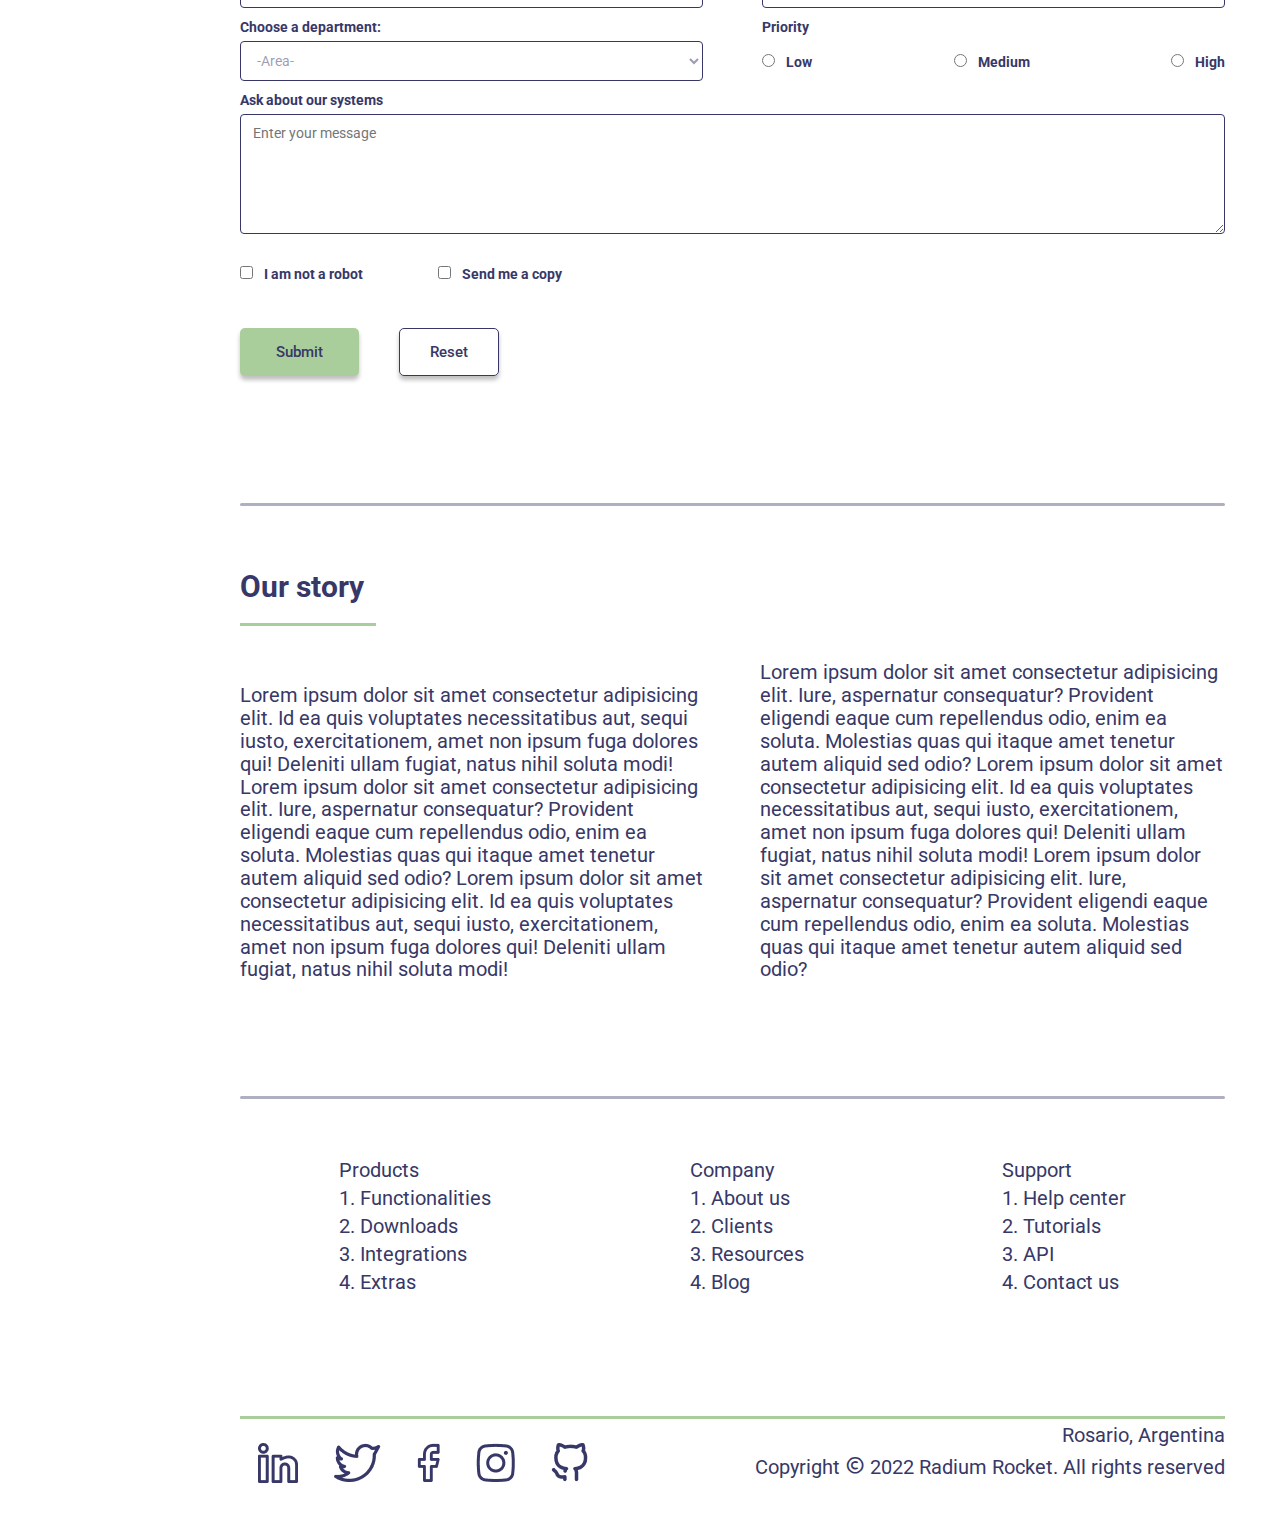
<file: semana-07/views/index.html>
<!DOCTYPE html>
<html lang="en">
    <head>
        <meta charset="UTF-8">
        <meta http-equiv="X-UA-Compatible" content="IE=edge">
        <meta name="viewport" content="width=device-width, initial-scale=1.0">
        <link rel="preconnect" href="https://fonts.googleapis.com">
        <link rel="preconnect" href="https://fonts.gstatic.com" crossorigin>
        <!--STYLES-->
        <link rel="stylesheet" href="./../css/reset.css">
        <link rel="stylesheet" href="https://fonts.googleapis.com/css2?family=Roboto:wght@400;500;700&display=swap">
        <link rel="stylesheet" href='https://unpkg.com/boxicons@2.1.2/css/boxicons.min.css'>
        <link rel="stylesheet" href="./../css/styles.css">
        <link rel="stylesheet" href="./../css/header.css">
        <link rel="stylesheet" href="./../css/landing.css">
        <link rel="stylesheet" href="./../css/sidebar.css">
        <link rel="stylesheet" href="./../css/footer.css">
        <title>Trackgenix</title>
    </head>
    <body>
        <header>
            <img src="./../assets/icons/trackgenix-logo.png" alt="company's logo" class="rr-logo">
            <h1 class="title">Trackgenix SA</h1>
            <i class='bx bx-menu'></i>
        </header>
        <div class="flex-container">
            <aside>
                <span class="side-title">Menu</span>
                <ul>
                    <li class="side-link">
                        <a href="#">Home</a>
                    </li>
                    <li class="side-link">
                        <a href="./../views/employee-signup.html">Sign Up</a>
                    </li>
                    <li class="side-link">
                        <a href="./../views/login.html">Log in</a>
                    </li>
                    <li>
                        <a href="#contact-form">Contact Us</a>
                    </li>
                </ul>
                <div class="flex-container">
                    <img src="./../assets/icons/mail-icon.png" alt="mail" class="side-icon">
                    <p>contact@trackgenix.com</p>
                </div>
                <div class="flex-container">
                    <img src="./../assets/icons/phone-icon.png" alt="phone" class="side-icon">
                    <p>(000) 000-0000</p>
                </div>
                <div class="flex-container">
                    <img src="./../assets/icons/home-icon.png" alt="home" class="side-icon">
                    <div>
                        <p>1234 Somewhere road</p>
                        <p>#8254</p>
                        <p>Nashville, TN</p>
                        <p>00000-0000</p>
                    </div>
                </div>
            </aside>
            <div>
                <main>
                    <section class="flex-container">
                        <img src="./../assets/images/manage-teams.jpg" alt="decorative image">
                        <div class="section-1">
                            <h2>Manage your hours and teams with ease</h2>
                            <p>Use Trackgenix to track time, make decisions and upgrade your productivity</p>
                            <p>
                                Lorem ipsum dolor sit amet consectetur adipisicing elit. Iusto excepturi exercitationem repellat magni 
                                totam commodi omnis minus animi voluptatem blanditiis fugit fuga, rem nemo eaque quas autem vel quis? Totam!
                                Lorem ipsum dolor sit amet consectetur adipisicing elit. Iusto excepturi exercitationem repellat magni 
                                totam commodi omnis minus animi voluptatem blanditiis fugit fuga, rem nemo eaque quas autem vel quis? Totam!
                            </p>
                            <a href="#" class="link-btn">Learn more</a>
                        </div>
                    </section>
                    <section>
                        <h2 class="section-title">Functionalities</h2>
                        <div class="functionalities">
                            <article class="functionality-item">
                                <img src="./../assets/icons/calendar-icon.png" alt="calendar icon">
                                <div>
                                    <h3>Time Tracking</h3>
                                    <p>Lorem ipsum dolor, sit amet consectetur adipisicing elit. Corporis, consequuntur provident</p>
                                </div>
                            </article>
                            <article class="functionality-item">
                                <img src="./../assets/icons/graph-icon.png" alt="graph icon">
                                <div>
                                    <h3>Reports</h3>
                                    <p>Lorem ipsum dolor, sit amet consectetur adipisicing elit. Corporis, consequuntur provident</p>
                                </div>
                            </article>
                            <article class="functionality-item">
                                <img src="./../assets/icons/multiple-roles.png" alt="users icon">
                                <div>
                                    <h3>Multiple Roles</h3>
                                    <p>Lorem ipsum dolor, sit amet consectetur adipisicing elit. Corporis, consequuntur provident</p>
                                </div>
                            </article>
                            <article class="functionality-item">
                                <img src="./../assets/icons/resource-management.png" alt="diagram icon">
                                <div>
                                    <h3>Resource Management</h3>
                                    <p>Lorem ipsum dolor, sit amet consectetur adipisicing elit. Corporis, consequuntur provident</p>
                                </div>
                            </article>
                        </div>
                    </section>
                    <section>
                        <h2 class="section-title">Why does this mean an improvement in your work</h2>
                        <div class="cards">
                            <article>
                                <img src="./../assets/images/productivity-booster.jpg" alt="decorative image">
                                <h3>Productivity Booster</h3>
                                <p>
                                    Lorem ipsum dolor, sit amet consectetur adipisicing elit. Nemo voluptatibus eius autem
                                    ducimus consectetur dolorem quibusdam quae repellendus, minus quis ipsa nam sunt totam perferendis
                                    obcaecati deleniti. Aliquam, officia itaque?
                                </p>
                                <a href="#" class="link-btn">More</a>
                            </article>
                            <article>
                                <img src="./../assets/images/traceability.jpg" alt="decorative image">
                                <h3>Work Traceability</h3>
                                <p>
                                    Lorem ipsum dolor, sit amet consectetur adipisicing elit. Nemo voluptatibus eius autem
                                    ducimus consectetur dolorem quibusdam quae repellendus, minus quis ipsa nam sunt totam perferendis
                                    obcaecati deleniti. Aliquam, officia itaque?
                                </p>
                                <a href="#" class="link-btn">More</a>
                            </article>
                            <article>
                                <img src="./../assets/images/leadership.jpg" alt="decorative image">
                                <h3>Leadership and team management</h3>
                                <p>
                                    Lorem ipsum dolor, sit amet consectetur adipisicing elit. Nemo voluptatibus eius autem
                                    ducimus consectetur dolorem quibusdam quae repellendus, minus quis ipsa nam sunt totam perferendis
                                    obcaecati deleniti. Aliquam, officia itaque?
                                </p>
                                <a href="#" class="link-btn">More</a>
                            </article>
                            <article>
                                <img src="./../assets/images/decision-making.jpg" alt="decorative image">
                                <h3>Decision Making</h3>
                                <p>
                                    Lorem ipsum dolor, sit amet consectetur adipisicing elit. Nemo voluptatibus eius autem
                                    ducimus consectetur dolorem quibusdam quae repellendus, minus quis ipsa nam sunt totam perferendis
                                    obcaecati deleniti. Aliquam, officia itaque?
                                </p>
                                <a href="#" class="link-btn">More</a>
                            </article>
                        </div>
                    </section>
                    <section>
                        <h2 class="section-title">Get in touch with us</h2>
                        <form id="contact-form">
                            <div class="flex-container">
                                <label class="input-block">
                                    <p>Full Name</p>
                                    <input type="text" name="Full name" placeholder="John Smith" id="name">
                                </label>
                                <label class="input-block">
                                    <p>Email Address</p>
                                    <input type="email" name="email" placeholder="johnsmith@mail.com" id="email">
                                </label>
                                <label class="input-block">
                                    <p>Choose a department:</p>
                                    <select name="department" id="contact-area">
                                        <option value="Area" disabled selected>-Area-</option>
                                        <option value="Sales">Sales</option>
                                        <option value="Technical service">Technical service</option>
                                    </select>
                                </label>
                                <fieldset class="input-block">
                                    <legend>Priority</legend>
                                    <label>
                                        <input type="radio" name="priority" value="low">
                                        <span>Low</span>
                                    </label>
                                    <label>
                                        <input type="radio" name="priority" value="medium">
                                        <span>Medium</span>
                                    </label>
                                    <label>
                                        <input type="radio" name="priority" value="high">
                                        <span>High</span>
                                    </label>
                                </fieldset>
                            </div>
                            <label>
                                <p>Ask about our systems</p>
                                <textarea name="message" placeholder="Enter your message" id="message"></textarea>
                            </label>
                            <div>
                                <label>
                                    <input type="checkbox" name="robot">
                                    <span>I am not a robot</span>
                                </label>
                                <label>
                                    <input type="checkbox" name="send-copy">
                                    <span>Send me a copy</span>
                                </label>
                            </div>
                            <div>
                                <button id="submit">Submit</button>
                                <input type="reset" value="Reset" class="link-btn">
                            </div>
                        </form>
                    </section>
                    <section>
                        <h2 class="section-title">Our story</h2>
                        <div class="breaking-text">
                            <p>
                                Lorem ipsum dolor sit amet consectetur adipisicing elit. Id ea quis voluptates necessitatibus aut,
                                sequi iusto, exercitationem, amet non ipsum fuga dolores qui! Deleniti ullam fugiat, natus nihil
                                soluta modi!
                                Lorem ipsum dolor sit amet consectetur adipisicing elit. Iure, aspernatur consequatur? Provident
                                eligendi eaque cum repellendus odio, enim ea soluta. Molestias quas qui itaque amet tenetur autem aliquid sed odio?
                                Lorem ipsum dolor sit amet consectetur adipisicing elit. Id ea quis voluptates necessitatibus aut,
                                sequi iusto, exercitationem, amet non ipsum fuga dolores qui! Deleniti ullam fugiat, natus nihil
                                soluta modi!
                            </p>
                            <p>
                                Lorem ipsum dolor sit amet consectetur adipisicing elit. Iure, aspernatur consequatur? Provident
                                eligendi eaque cum repellendus odio, enim ea soluta. Molestias quas qui itaque amet tenetur autem aliquid sed odio?
                                Lorem ipsum dolor sit amet consectetur adipisicing elit. Id ea quis voluptates necessitatibus aut,
                                sequi iusto, exercitationem, amet non ipsum fuga dolores qui! Deleniti ullam fugiat, natus nihil
                                soluta modi!
                                Lorem ipsum dolor sit amet consectetur adipisicing elit. Iure, aspernatur consequatur? Provident
                                eligendi eaque cum repellendus odio, enim ea soluta. Molestias quas qui itaque amet tenetur autem aliquid sed odio?
                            </p>
                        </div>
                    </section>
                </main>
                <nav class="flex-container">
                    <div>
                        <p>Products</p>
                        <ol>
                            <li>
                                <a href="#">Functionalities</a>
                            </li>
                            <li>
                                <a href="#">Downloads</a>
                            </li>
                            <li>
                                <a href="#">Integrations</a>
                            </li>
                            <li>
                                <a href="#">Extras</a>
                            </li>
                        </ol>
                    </div>
                    <div>
                        <p>Company</p>
                        <ol>
                            <li>
                                <a href="#">About us</a>
                            </li>
                            <li>
                                <a href="#">Clients</a>
                            </li>
                            <li>
                                <a href="#">Resources</a>
                            </li>
                            <li>
                                <a href="#">Blog</a>
                            </li>
                        </ol>
                    </div>
                    <div>
                        <p>Support</p>
                        <ol>
                            <li>
                                <a href="#">Help center</a>
                            </li>
                            <li>
                                <a href="#">Tutorials</a>
                            </li>
                            <li>
                                <a href="#">API</a>
                            </li>
                            <li>
                                <a href="#contact-form">Contact us</a>
                            </li>
                        </ol>
                    </div>
                </nav>
                <footer>
                    <address>
                        <a href="https://www.linkedin.com">
                            <img src="./../assets/icons/linkedin-logo.png" alt="linkedin logo" class="sm-link"></a>
                        <a href="https://www.twitter.com">
                            <img src="./../assets/icons/twitter-logo.png" alt="twitter logo" class="sm-link"></a>
                        <a href="https://www.facebook.com">
                            <img src="./../assets/icons/fb-logo.png" alt="facebook logo" class="sm-link"></a>
                        <a href="https://www.instagram.com">
                            <img src="./../assets/icons/instagram-logo.png" alt=" instagram logo" class="sm-link"></a>
                        <a href="https://www.github.com">
                            <img src="./../assets/icons/github-logo.png" alt="github logo" class="sm-link"></a>
                    </address>
                    <div>
                        <p>Rosario, Argentina</p>
                        <p>Copyright <i class='bx bx-copyright'></i> 2022 Radium Rocket. All rights reserved</p>
                    </div>
                </footer>
            </div>
        </div>
        <script src="./../js/contact.js"></script>
    </body>
</html>
</file>
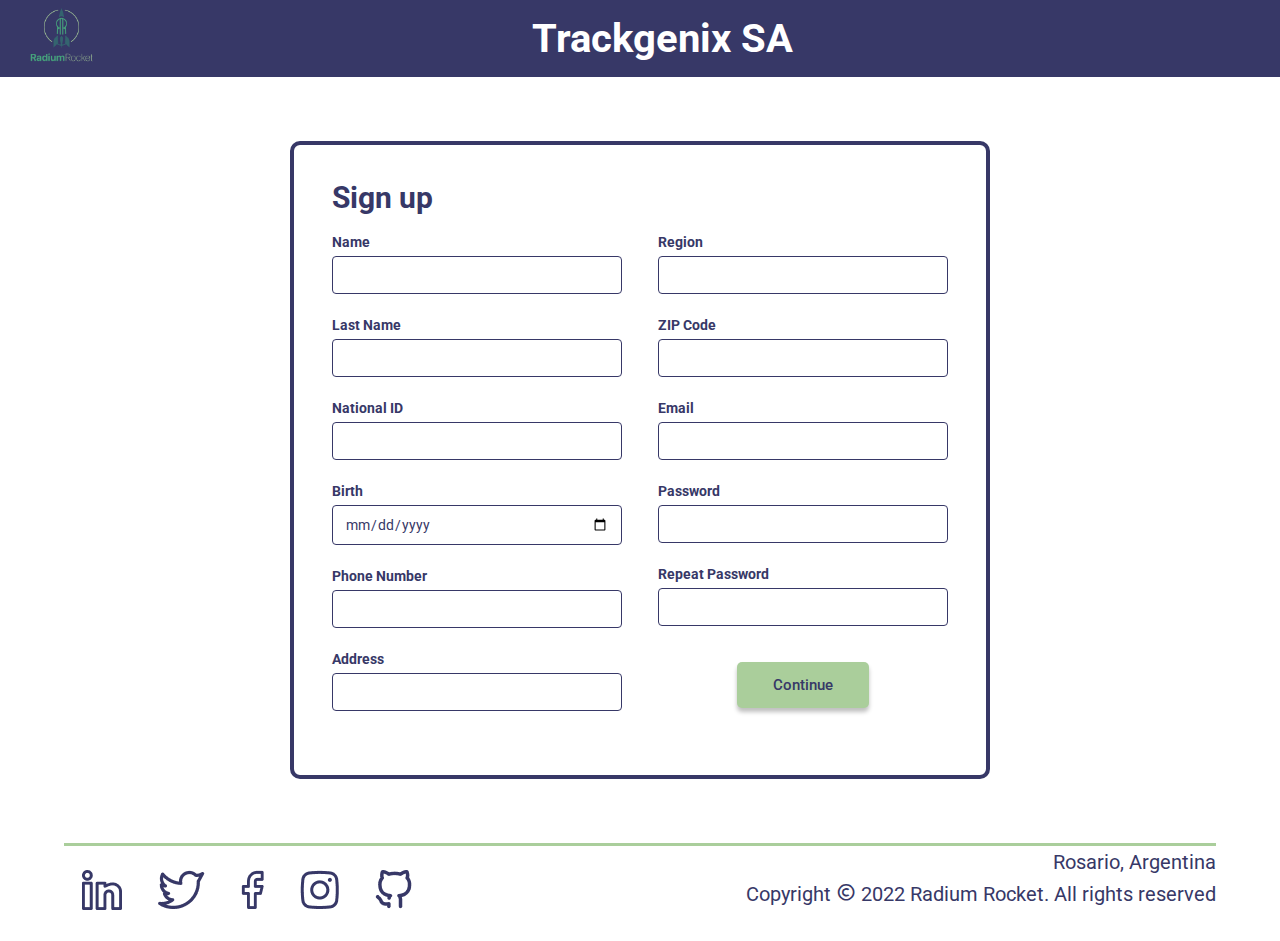
<file: semana-06/views/employee-signup.html>
<!DOCTYPE html>
<html lang="en">
    <head>
        <meta charset="UTF-8">
        <meta http-equiv="X-UA-Compatible" content="IE=edge">
        <meta name="viewport" content="width=device-width, initial-scale=1.0">
        <link rel="preconnect" href="https://fonts.googleapis.com">
        <link rel="preconnect" href="https://fonts.gstatic.com" crossorigin>
        <!--STYLES-->
        <link rel="stylesheet" href="./../css/reset.css">
        <link rel="stylesheet" href="https://fonts.googleapis.com/css2?family=Roboto:wght@400;500;700&display=swap">
        <link rel="stylesheet" href='https://unpkg.com/boxicons@2.1.2/css/boxicons.min.css'>
        <link rel="stylesheet" href="./../css/styles.css">
        <link rel="stylesheet" href="./../css/header.css">
        <link rel="stylesheet" href="./../css/footer.css">
        <link rel="stylesheet" href="./../css/employee-signup.css">
        <title>Login</title>
    </head>
    <body>
        <header>
            <a href="./index.html">
                <img src="./../assets/icons/trackgenix-logo.png" alt="company's logo" class="rr-logo">
            </a>
            <a href="./index.html">
                <h1 class="title">Trackgenix SA</h1>
            </a>
            <i class='bx bx-menu'></i>
        </header>
        <article>
            <h2>Sign up</h2>
            <form action="" method="post" id="signup-form">
                <div>
                    <label>
                        <p>Name</p>
                        <input type="text" id="name">
                    </label>
                    <label>
                        <p>Last Name</p>
                        <input type="text" id="last-name">
                    </label>
                    <label>
                        <p>National ID</p>
                        <input type="number" id="id">
                    </label>
                    <label>
                        <p>Birth</p>
                        <input type="date" id="birth">
                    </label>
                    <label>
                        <p>Phone Number</p>
                        <input type="number" id="phone">
                    </label>
                    <label>
                        <p>Address</p>
                        <input type="text" id="address">
                    </label>
                </div>
                <div>
                    <label>
                        <p>Region</p>
                        <input type="text" id="region">
                    </label>
                    <label>
                        <p>ZIP Code</p>
                        <input type="number" id="zip">
                    </label>
                    <label>
                        <p>Email</p>
                        <input type="email" id="email">
                    </label>
                    <label>
                        <p>Password</p>
                        <input type="password" id="password">
                    </label>
                    <label>
                        <p>Repeat Password</p>
                        <input type="password" id="repeat-pass">
                    </label>
                    <button id="submit">Continue</button>
                </div>
            </form>
            <div id="display-data"></div>
        </article>
        <footer>
            <address>
                <a href="https://www.linkedin.com">
                    <img src="./../assets/icons/linkedin-logo.png" alt="linkedin logo" class="sm-link"></a>
                <a href="https://www.twitter.com">
                    <img src="./../assets/icons/twitter-logo.png" alt="twitter logo" class="sm-link"></a>
                <a href="https://www.facebook.com">
                    <img src="./../assets/icons/fb-logo.png" alt="facebook logo" class="sm-link"></a>
                <a href="https://www.instagram.com">
                    <img src="./../assets/icons/instagram-logo.png" alt=" instagram logo" class="sm-link"></a>
                <a href="https://www.github.com">
                    <img src="./../assets/icons/github-logo.png" alt="github logo" class="sm-link"></a>
            </address>
            <div>
                <p>Rosario, Argentina</p>
                <p>Copyright <i class='bx bx-copyright'></i> 2022 Radium Rocket. All rights reserved</p>
            </div>
        </footer>
        <script src="./../js/employee-signup.js"></script>
    </body>
</html>
</file>
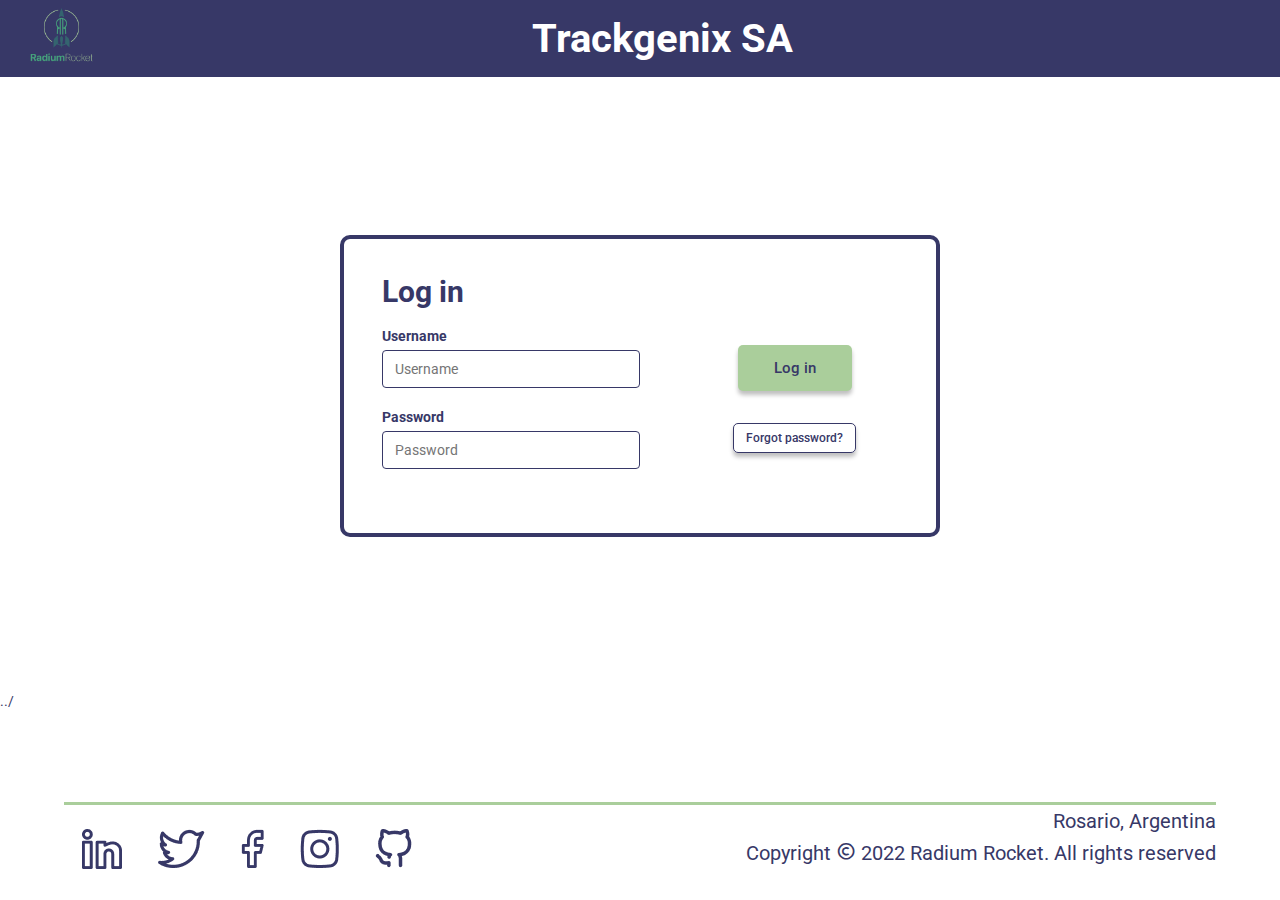
<file: semana-06/views/login.html>
<!DOCTYPE html>
<html lang="en">
    <head>
        <meta charset="UTF-8">
        <meta http-equiv="X-UA-Compatible" content="IE=edge">
        <meta name="viewport" content="width=device-width, initial-scale=1.0">
        <link rel="preconnect" href="https://fonts.googleapis.com">
        <link rel="preconnect" href="https://fonts.gstatic.com" crossorigin>
        <!--STYLES-->
        <link rel="stylesheet" href="./../css/reset.css">
        <link rel="stylesheet" href="https://fonts.googleapis.com/css2?family=Roboto:wght@400;500;700&display=swap">
        <link rel="stylesheet" href='https://unpkg.com/boxicons@2.1.2/css/boxicons.min.css'>
        <link rel="stylesheet" href="./../css/styles.css">
        <link rel="stylesheet" href="./../css/header.css">
        <link rel="stylesheet" href="./../css/footer.css">
        <link rel="stylesheet" href="./../css/login.css">
        <title>Login</title>
        <!--SCRIPTS-->
    </head>
    <body>
        <header>
            <a href="./index.html">
                <img src="./../assets/icons/trackgenix-logo.png" alt="company's logo" class="rr-logo">
            </a>
            <a href="./index.html">
                <h1 class="title">Trackgenix SA</h1>
            </a>
            <i class='bx bx-menu'></i>
        </header>
        <article>
            <h2>Log in</h2>
            <div>
                <form action="" method="post">
                    <label>
                        <p>Username</p>
                        <input type="email" placeholder="Username" id="user">
                    </label>
                    <label>
                        <p>Password</p>
                        <input type="password" placeholder="Password" id="password">
                    </label>
                </form>
                <div class="buttons ">
                    <button type="submit" form="login-form">Log in</button>
                    <a href="./retrieve-password">Forgot password?</a>
                </div>
            </div>
            <!--Could go little title here-->
            <div id="display-data">
                <p></p>
                <p></p>
            </div>
        </article>../
        <footer>
            <address>
                <a href="https://www.linkedin.com">
                    <img src="./../assets/icons/linkedin-logo.png" alt="linkedin logo" class="sm-link"></a>
                <a href="https://www.twitter.com">
                    <img src="./../assets/icons/twitter-logo.png" alt="twitter logo" class="sm-link"></a>
                <a href="https://www.facebook.com">
                    <img src="./../assets/icons/fb-logo.png" alt="facebook logo" class="sm-link"></a>
                <a href="https://www.instagram.com">
                    <img src="./../assets/icons/instagram-logo.png" alt=" instagram logo" class="sm-link"></a>
                <a href="https://www.github.com">
                    <img src="./../assets/icons/github-logo.png" alt="github logo" class="sm-link"></a>
            </address>
            <div>
                <p>Rosario, Argentina</p>
                <p>Copyright <i class='bx bx-copyright'></i> 2022 Radium Rocket. All rights reserved</p>
            </div>
        </footer>
        <script src="./../js/login.js"></script>    
    </body>
</html>
</file>
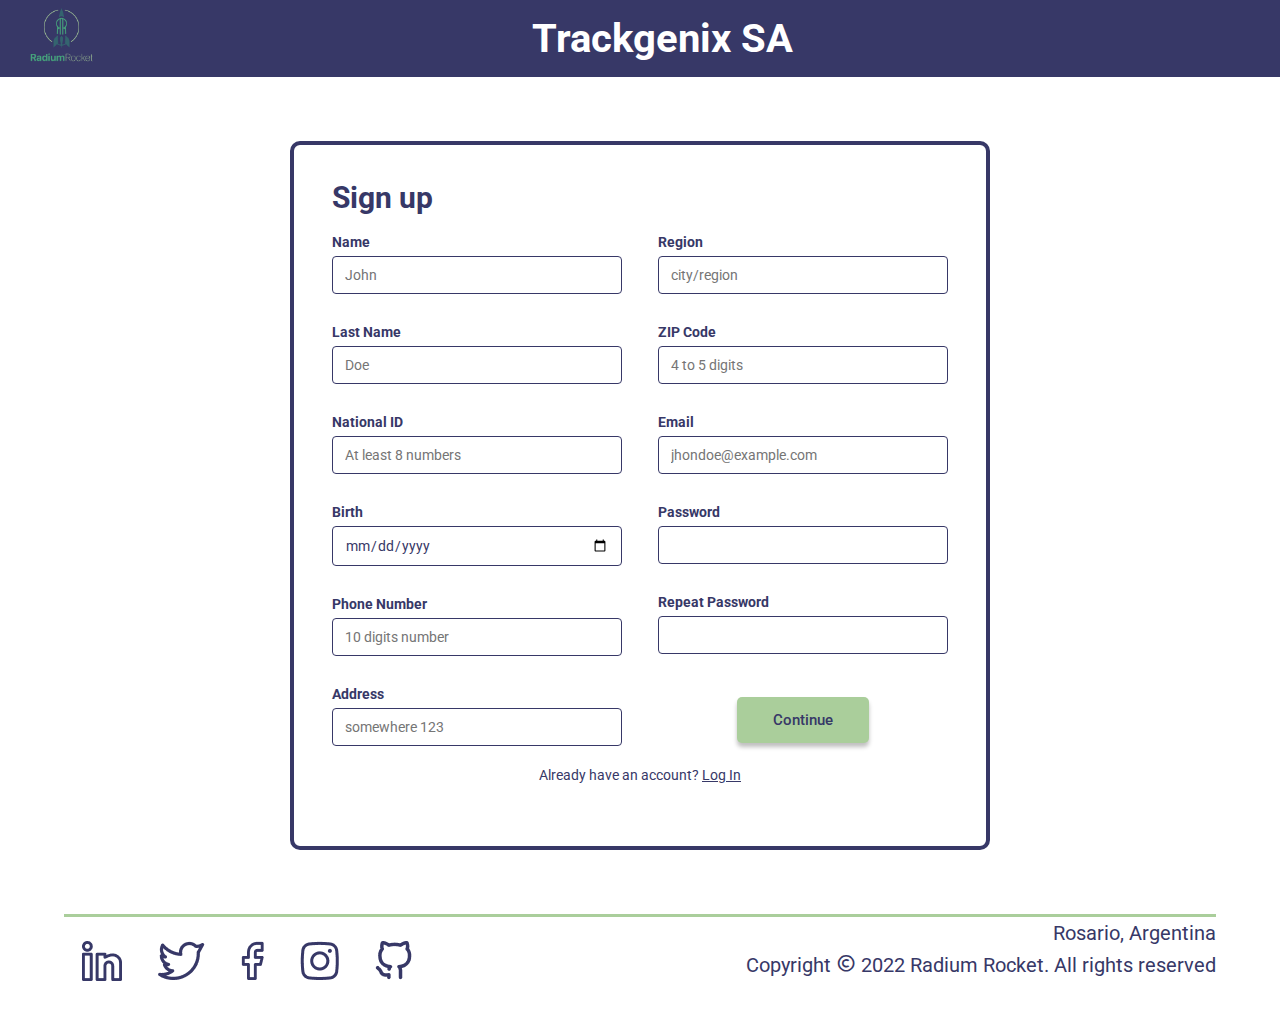
<file: semana-07/views/employee-signup.html>
<!DOCTYPE html>
<html lang="en">
    <head>
        <meta charset="UTF-8">
        <meta http-equiv="X-UA-Compatible" content="IE=edge">
        <meta name="viewport" content="width=device-width, initial-scale=1.0">
        <link rel="preconnect" href="https://fonts.googleapis.com">
        <link rel="preconnect" href="https://fonts.gstatic.com" crossorigin>
        <!--STYLES-->
        <link rel="stylesheet" href="./../css/reset.css">
        <link rel="stylesheet" href="https://fonts.googleapis.com/css2?family=Roboto:wght@400;500;700&display=swap">
        <link rel="stylesheet" href='https://unpkg.com/boxicons@2.1.2/css/boxicons.min.css'>
        <link rel="stylesheet" href="./../css/styles.css">
        <link rel="stylesheet" href="./../css/header.css">
        <link rel="stylesheet" href="./../css/footer.css">
        <link rel="stylesheet" href="./../css/employee-signup.css">
        <title>Sign Up</title>
    </head>
    <body>
        <header>
            <a href="./index.html">
                <img src="./../assets/icons/trackgenix-logo.png" alt="company's logo" class="rr-logo">
            </a>
            <a href="./index.html">
                <h1 class="title">Trackgenix SA</h1>
            </a>
            <i class='bx bx-menu'></i>
        </header>
        <article>
            <h2>Sign up</h2>
            <form action="" method="post" id="signup-form">
                <div>
                    <label>
                        <p>Name</p>
                        <input type="text" id="name" placeholder="John">
                        <p class="error"></p>
                    </label>
                    <label>
                        <p>Last Name</p>
                        <input type="text" id="last-name" placeholder="Doe">
                        <p class="error"></p>
                    </label>
                    <label>
                        <p>National ID</p>
                        <input type="text" id="id" placeholder="At least 8 numbers">
                        <p class="error"></p>
                    </label>
                    <label>
                        <p>Birth</p>
                        <input type="date" id="birth">
                        <p class="error"></p>
                    </label>
                    <label>
                        <p>Phone Number</p>
                        <input type="text" id="phone" placeholder="10 digits number">
                        <p class="error"></p>
                    </label>
                    <label>
                        <p>Address</p>
                        <input type="text" id="address" placeholder="somewhere 123">
                        <p class="error"></p>
                    </label>
                </div>
                <div>
                    <label>
                        <p>Region</p>
                        <input type="text" id="region" placeholder="city/region">
                        <p class="error"></p>
                    </label>
                    <label>
                        <p>ZIP Code</p>
                        <input type="text" id="zip" placeholder="4 to 5 digits">
                        <p class="error"></p>
                    </label>
                    <label>
                        <p>Email</p>
                        <input type="email" id="email" placeholder="jhondoe@example.com">
                        <p class="error"></p>
                    </label>
                    <label>
                        <p>Password</p>
                        <input type="password" id="password">
                        <p class="error"></p>
                    </label>
                    <label>
                        <p>Repeat Password</p>
                        <input type="password" id="repeat-pass">
                        <p class="error"></p>
                    </label>
                    <button id="submit">Continue</button>
                </div>
            </form>
            <p>Already have an account? <a href="./login.html">Log In</a></p>
            <div id="display-data"></div>
        </article>
        <footer>
            <address>
                <a href="https://www.linkedin.com">
                    <img src="./../assets/icons/linkedin-logo.png" alt="linkedin logo" class="sm-link"></a>
                <a href="https://www.twitter.com">
                    <img src="./../assets/icons/twitter-logo.png" alt="twitter logo" class="sm-link"></a>
                <a href="https://www.facebook.com">
                    <img src="./../assets/icons/fb-logo.png" alt="facebook logo" class="sm-link"></a>
                <a href="https://www.instagram.com">
                    <img src="./../assets/icons/instagram-logo.png" alt=" instagram logo" class="sm-link"></a>
                <a href="https://www.github.com">
                    <img src="./../assets/icons/github-logo.png" alt="github logo" class="sm-link"></a>
            </address>
            <div>
                <p>Rosario, Argentina</p>
                <p>Copyright <i class='bx bx-copyright'></i> 2022 Radium Rocket. All rights reserved</p>
            </div>
        </footer>
        <script src="./../js/employee-signup.js"></script>
    </body>
</html>
</file>
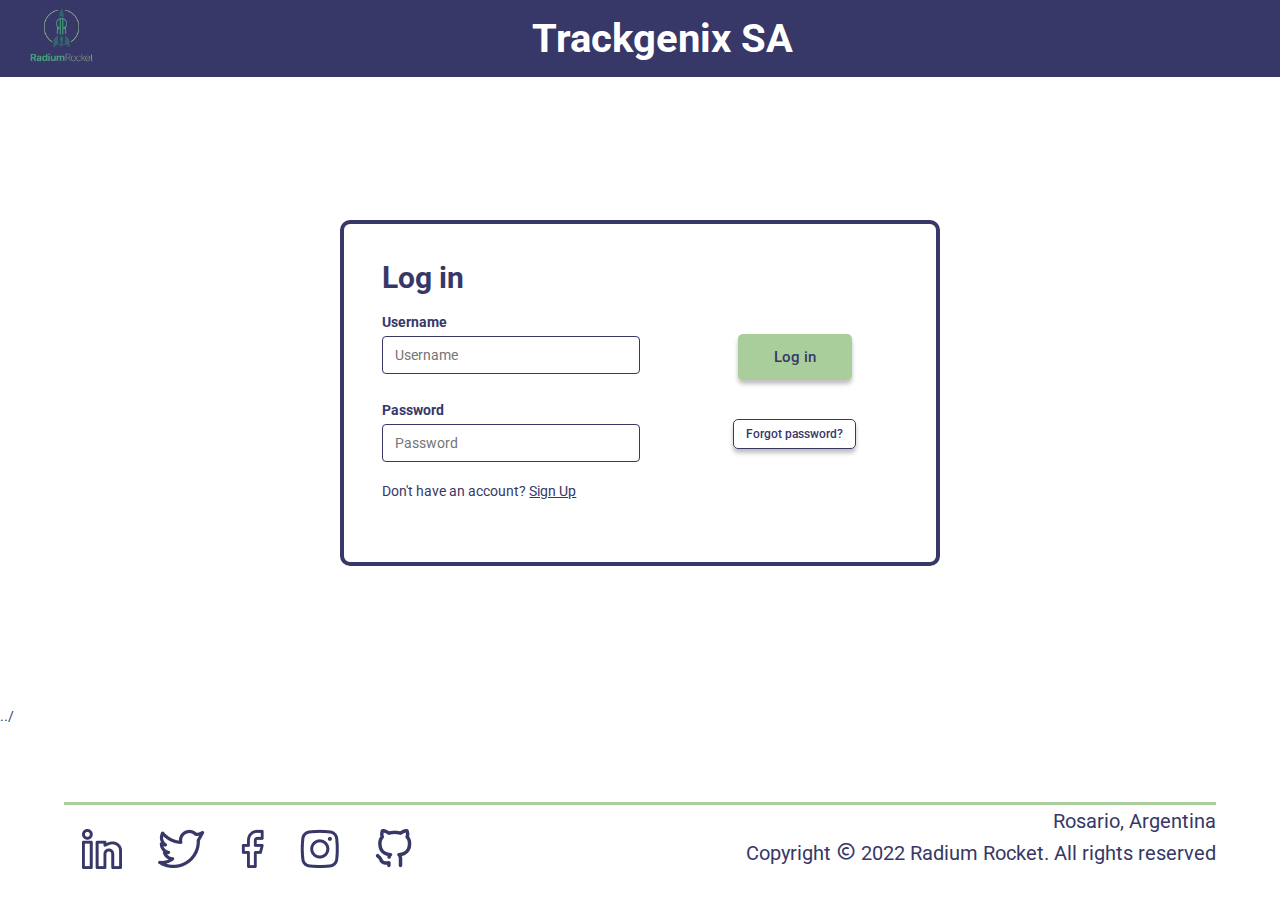
<file: semana-07/views/login.html>
<!DOCTYPE html>
<html lang="en">
    <head>
        <meta charset="UTF-8">
        <meta http-equiv="X-UA-Compatible" content="IE=edge">
        <meta name="viewport" content="width=device-width, initial-scale=1.0">
        <link rel="preconnect" href="https://fonts.googleapis.com">
        <link rel="preconnect" href="https://fonts.gstatic.com" crossorigin>
        <!--STYLES-->
        <link rel="stylesheet" href="./../css/reset.css">
        <link rel="stylesheet" href="https://fonts.googleapis.com/css2?family=Roboto:wght@400;500;700&display=swap">
        <link rel="stylesheet" href='https://unpkg.com/boxicons@2.1.2/css/boxicons.min.css'>
        <link rel="stylesheet" href="./../css/styles.css">
        <link rel="stylesheet" href="./../css/header.css">
        <link rel="stylesheet" href="./../css/footer.css">
        <link rel="stylesheet" href="./../css/login.css">
        <title>Login</title>
        <!--SCRIPTS-->
    </head>
    <body>
        <header>
            <a href="./index.html">
                <img src="./../assets/icons/trackgenix-logo.png" alt="company's logo" class="rr-logo">
            </a>
            <a href="./index.html">
                <h1 class="title">Trackgenix SA</h1>
            </a>
            <i class='bx bx-menu'></i>
        </header>
        <article>
            <h2>Log in</h2>
            <div>
                <form action="" id="login-form">
                    <label>
                        <p>Username</p>
                        <input type="email" placeholder="Username" id="user">
                        <p class="error"></p>
                    </label>
                    <label>
                        <p>Password</p>
                        <input type="password" placeholder="Password" id="password">
                        <p class="error"></p>
                    </label>
                </form>
                <div class="buttons ">
                    <button type="submit" form="login-form">Log in</button>
                    <a href="./retrieve-password">Forgot password?</a>
                </div>
            </div>
            <p>Don't have an account? <a href="./employee-signup.html">Sign Up</a></p>
            <!--Could go little title here-->
            <div id="display-data"></div>
        </article>../
        <footer>
            <address>
                <a href="https://www.linkedin.com">
                    <img src="./../assets/icons/linkedin-logo.png" alt="linkedin logo" class="sm-link"></a>
                <a href="https://www.twitter.com">
                    <img src="./../assets/icons/twitter-logo.png" alt="twitter logo" class="sm-link"></a>
                <a href="https://www.facebook.com">
                    <img src="./../assets/icons/fb-logo.png" alt="facebook logo" class="sm-link"></a>
                <a href="https://www.instagram.com">
                    <img src="./../assets/icons/instagram-logo.png" alt=" instagram logo" class="sm-link"></a>
                <a href="https://www.github.com">
                    <img src="./../assets/icons/github-logo.png" alt="github logo" class="sm-link"></a>
            </address>
            <div>
                <p>Rosario, Argentina</p>
                <p>Copyright <i class='bx bx-copyright'></i> 2022 Radium Rocket. All rights reserved</p>
            </div>
        </footer>
        <script src="./../js/login.js"></script>    
    </body>
</html>
</file>
<file: semana-03/css/styles.css>
/*=== BASE ===*/

/*Variables*/
:root{
    /*COLOR PALETTE*/
    --grayish-navy: #373867;
    --light-grayish-green: #AACE9B;
    --grayish-navy-40: rgba(55,56,103,0.4);
    --grayish-navy-10: rgba(55,56,103,0.1);
    --light-grayish-green-10: rgba(55,56,103,0.1);
    --scarlet: #F33413;
    --Bright-green: #49A37B;

    /*TYPOGRAPHY*/
    --headline: 40px;
    --headline-font: 700;
    --title: 30px;
    --title-font: 700;
    --subheader: 20px;
    --component-title: 14px;
    --component-title-font: 700;
    --component-body: 14px;
    --secondary-body: 12px;
    --button: 15px;
    --button-font: 700;
}

/*Page layout and global properties*/
body{
    position: relative;
    height: max-content;
    font-family: 'Roboto', sans-serif;
    font-weight: 400;
    color: var(--grayish-navy);
    scroll-behavior: smooth;
}

header{
    margin-bottom: 57px;
    width: 100%;
    height: 77px;
    background-color: var(--grayish-navy);
}

aside{
    display: inline-block;
    position: absolute;
    top: 77px;
    left: 0px;
    width: 184px;
    height: 100%;
}

main{
    margin-left: 252px;
    margin-right: 78px;
    max-width: 1100px;
}

section{
    position: relative;
    margin-bottom: 57px;
    padding-bottom: 95px;
}

section::after{
    content: "";
    position: absolute;
    bottom: 0;
    left: 0;
    height: 3px;
    width: 100%;
    border-radius: 4px;
    background-color: var(--grayish-navy-40);
}

footer{
    margin-left: 252px;
    margin-right: 78px;
    font-size: var(--subheader);
}

nav{
    position: relative;
    padding-bottom: 95px;
    text-align: center;
}

nav::after{
    content: "";
    position: absolute;
    bottom: 0;
    left: 0;
    height: 3px;
    width: 100%;
    background-color: var(--light-grayish-green);
}

footer div{position: relative;}

footer span{text-align: left;}

footer address{display: inline-block;}

/*form styles*/
input, textarea, select, button{
    padding: 10px 12px;
    border: 1px solid var(--grayish-navy);
    border-radius: 4px;
    font-size: var(--component-body);
    font-family: inherit;
    color: inherit;
}

input[type="radio"], input[type="checkbox"]{
    margin-left: 0px;
    padding: 0px;
}

form label{
    margin-bottom: 7px;
    font-size: var(--component-title);
    font-weight: var(--component-title-font);
}

form span{margin-bottom: 12px;}

select{
    background-color: white;
    color: rgba(55,56,103,0.5);
}

form div{margin-top: 40px;}

fieldset{
    display: inline-block;
    width: 47%;
    max-width: 350px;    
}

legend{
    margin-bottom: 9px;
    font-size: var(--component-title);
    font-weight: var(--component-title-font);
}

fieldset span{margin-right: 15%;}

button{
    margin-right: 41px;
    padding: 14px 31px;
    border-radius: 5px;
    border: none;
    background-color: var(--light-grayish-green);
    font-size: var(--button);
    font-weight: var(--button-font);
}

input[type="reset"]{
    margin-right: 72px;
    padding: 14px 31px;
    border-radius: 5px;
    background-color: white;
    font-size: var(--button);
    font-weight: var(--button-font);
}

textarea{
    margin-bottom: 40px;
    width: 100%;
    height: 117px;
}

/*=== CLASSES AND PSEUDO-CLASSES===*/

/*Reusable*/
.spacing{
    margin-right: 5.5%;
}

.more-btn{
    display: inline-block;
    padding: 14px 30px;
    border: 1px solid var(--grayish-navy);
    border-radius: 5px;
    font-size: var(--button);
    font-weight: var(--button-font);
}

.block{display: block;}

.section-title{
    display: inline-block;
    position: relative;
    margin-bottom: 50px;
    font-size: var(--title);
    font-weight: var(--title-font);
}

.section-title::after{
    content: "";
    position: absolute;
    bottom: -15px;
    left: 0;
    height: 3px;
    width: 115%;
    background-color: var(--light-grayish-green);
}

/*Header*/
.rr-logo{
    margin-top: 13px;
    margin-bottom: 5px;
    margin-left: 43px;
    width: 62px;
    height: auto;
}

.title{
    display: inline-block;
    margin-top: 21px;
    margin-bottom: 9px;
    margin-left: 26.9px;
    font-size: var(--headline);
    font-weight: var(--headline-font);
    line-height: 47px;
    color: white;
    overflow: hidden; /*soluciona error de margin*/
}

/*Aside/Sidebar*/
.sidebar{
    position: sticky;
    top: 0px;
    height: 900px;
    padding-top: 24px;
    padding-left: 13px;
    padding-right: 13px;
    background-color: var(--light-grayish-green);
    
}

.menu-btn{display: none;}

.side-title{
    display: inline-block;
    position: relative;
    margin-bottom: 31px;
    font-size: var(--component-title);
    font-weight: var(--component-title-font);
}

.side-title::after{
    content: "";
    position: absolute;
    top: 25px;
    left: 0;
    height: 3px;
    width: 125%;
    border-radius: 4px;
    background-color: var(--grayish-navy);
}

.side-link{
    position: relative;
    margin-bottom: 33px;
    padding-left: 1px;
    font-size: var(--secondary-body);
}

.side-link::after{
    content: "";
    position: absolute;
    top: 32px;
    left: 0;
    height: 1px;
    width: 100%;
    border-radius: 3px;
    background-color: var(--grayish-navy-40);
}

.sidebar ul:nth-last-child(4){
    margin-bottom: 18px;
    font-size: var(--secondary-body);
}

.info-block{margin-bottom: 36px;}

.info{
    display: inline-block;
    position: relative;
    top: -2px;
    font-size: var(--secondary-body);
}

.info-block img{
    position: relative;
    margin-right: 1px;
    vertical-align: top;
}

/*Intro section*/
.section-1 div{
    display: inline-block;
    position: relative;
    width: 47%;
    vertical-align: top;
}

.section-1 img{
    width: 47%;
    border-radius: 10px;
}

.main-title{
    margin-bottom: 19px;
    font-size: var(--headline);
    font-weight: var(--headline-font);
}

.subtitle{
    margin-bottom: 42px;
    font-size: var(--subheader);
}

.secondary-text{
    margin-bottom: 19px;
    font-size: var(--component-body);
    line-height: 17.6px;
}

.section-1 .more-btn{
    position: absolute;
    right: 0px;
    bottom: -46px;
}

/*Functionalities section*/
.functionality-item{
    display: inline-block;
    margin-bottom: 79px;
    width: 47%;
    max-width: 523px;
}

.functionality-item img{width: 34%;}

.functionality-item div{
    display: inline-block;
    width: 65%;
    vertical-align: top;
}

.functionality-item h3{
    display: inline-block;
    margin-top: 31px;
    margin-bottom: 17px;
    margin-left: 23px;
    font-size: var(--title);
    font-weight: var(--title-font);
}

.functionality-item p{
    display: inline-block;
    margin-left: 23px;
    font-size: var(--subheader);
}

/*Cards section*/
.card{
    display: inline-block;
    position: relative;
    margin-bottom: 50px;
    padding: 20px;
    width: 47%;
    height: 621px;
    background-color: var(--grayish-navy-10);
    vertical-align: top;
}

.card img{
    width: 100%;
    border-radius: 10px;
}

.card h3{
    margin: 20px 0px;
    font-size: var(--title);
    font-weight: var(--title-font);
}

.card p{font-size: var(--subheader);}

.card a{
    position: absolute;
    bottom: 20px;
    left: 20px;
}

/*Form section*/
.input-container{width: 47%;}

.filling-space{width: 100%;}

select:focus-within, .enabled{color: var(--grayish-navy);}

.checkbox{margin-right: 50px;}

/*Story text section*/
.story-text{font-size: var(--subheader);}

/*Footer section*/

.left-nav-block{
    position: absolute;
    left: 113px;
}

.right-nav-block{
    position: absolute;
    right: 113px;
}

.copyright{
    display: inline-block;
    position: absolute;
    right: 0;
    padding-top: 16px;
}

.copyright p{
    margin-bottom: 23px;
    text-align: right;
}

.sm-link{
    margin-right: 38px;
    padding-top: 32px;
}
</file>
<file: semana-04/css/styles.css>
/* CORRECCIONES
    - clase link-btn:active cambia animacion de clickeo
    
 - Revisar aparicion de elementos y clases
*/

/*Variables*/
:root{
    /*COLOR PALETTE*/
    --grayish-navy: #373867;
    --light-grayish-green: #AACE9B;
    --grayish-navy-40: #37386766;
    --grayish-navy-10: #3738671a;
    --light-grayish-green-10: #3738671a;
    --scarlet: #F33413;
    --bright-green: #49A37B;

    /*TYPOGRAPHY*/
    --headline: 32px;
    --headline-weight: 700;
    --title: 26px;
    --title-weight: 700;
    --subheader: 20px;
    --component-title: 14px;
    --component-title-weight: 700;
    --component-body: 14px;
    --secondary-body: 12px;
    --button: 15px;
    --button-weight: 500;
}

body{
    position: relative;
    height: max-content;
    font-family: 'Roboto', sans-serif;
    font-size: 14px;
    font-weight: 400;
    color: var(--grayish-navy);
    scroll-behavior: smooth;
}

img{height: fit-content;}

aside + div{
    margin-left: auto;
    margin-right: auto;
    max-width: 1400px;
}

a{
    cursor: pointer;
}

/*form styles*/   
input, textarea, select, button{
    padding: 10px 12px;
    border: 1px solid var(--grayish-navy);
    border-radius: 4px;
    font-size: var(--component-body);
    font-family: inherit;
    color: inherit;
}

label p{
    margin-bottom: 7px;
    font-size: var(--component-title);
    font-weight: var(--component-title-weight);
}

select{
    background-color: white;
    color: rgba(55,56,103,0.5);
    cursor: pointer;
}

legend{
    margin-bottom: 9px;
    font-size: var(--component-title);
    font-weight: var(--component-title-weight);
}

fieldset label{
    cursor: pointer;
}

input[type="radio"], input[type="checkbox"]{
    margin: 0 8px 0 0;
    padding: 0px;
    width: auto;
}

form button{
    padding: 10px 20px;
    border-radius: 5px;
    border: none;
    background-color: var(--light-grayish-green);
    font-size: var(--button);
    font-weight: var(--button-weight);
    box-shadow: 0px 4px 4px #00000040;
    cursor: pointer;
    transition: transform 100ms;
}

form button:hover{
    font-weight: 600;
}

form button:target{
    outline: 3px solid var(--grayish-navy);
}

form button:active{
    transform: scale(0.935);
    box-shadow: inset 3px 4px 6px 1px #00000040;
}

/*los estilos del form pertenece al main pero va aca porque son estilos globales*/

/*=== CLASSES ===*/

.flex-container{
    display: flex;
}

.link-btn{
    display: inline-block;
    padding: 10px 20px;
    border: 1px solid var(--grayish-navy);
    border-radius: 5px;
    background-color: transparent;
    font-size: var(--button);
    font-weight: var(--button-weight);
    box-shadow: 0px 4px 4px #00000040;
    cursor: pointer;
}

.link-btn:hover{
    background-color: var(--grayish-navy);
    color: white;
}

.link-btn:target{
    border: 3px solid var(--grayish-navy);
}

.link-btn:active{
    background-color: var(--light-grayish-green);
    color: white;
}

.section-title{
    display: inline-block;
    position: relative;
    margin-bottom: 50px;
    font-size: var(--title);
    font-weight: var(--title-weight);
    line-height: 1.618em;
}

.section-title::after{
    content: "";
    position: absolute;
    bottom: -15px;
    left: 0;
    height: 3px;
    width: 110%;
    max-width: 90vw; /*Avoids being longer than viewport when text jump line*/
    background-color: var(--light-grayish-green);
}

/*=== MEDIA QUERIES ===*/

@media (min-width: 768px){
    :root{
        --headline: 40px;
        --title: 30px;
    }

    form button{
        padding: 14px 36px;
    }

    .link-btn{
        padding: 14px 30px;
    }
}
</file>
<file: semana-04/css/header.css>
/* CORRECTIONS
    - Hide and make unreachable by click events the sidebar button in desktop but keeps it in the document
    flow to mantain flex alignment of elements unchanged.
    - header whitespace on the right automatically fixed by changing a width property on main.css (details in that stylesheet)

 - Revisar aparicion de elementos y clases
*/

header{
    display: flex;
    position: sticky;
    justify-content: space-between;
    align-items: center;
    z-index: 1;
    top: 0px;
    padding: 0 7px;
    width: 100%;
    height: 77px;
    background-color: var(--grayish-navy);
}

/*=== CLASSES ===*/
.rr-logo{
    height: 59px;
}

.title{
    text-align: center;
    font-size: var(--headline);
    font-weight: var(--headline-weight);
    color: white;
}

.bx-menu{
    font-size: 45px;
    color: white;
}

/*=== MEDIA QUERIES ===*/
@media (min-width: 768px) {
    header{
        padding: 0 30px;
    }

    .title{
        margin-left: 27px;
    }
}

@media (min-width: 1024px) {
    .bx-menu{
        visibility: hidden;
        pointer-events: none;
    }
}
</file>
<file: semana-04/css/main.css>
/*  CORRECCIONES
    - cards now have fixed height so all the cards have the same height and link button is absolute positioned
    bottom left of the card
    - functionality item min-width fixed. Decreased the min-width value so that there's no overflow on the x-axis which
    caused the width of the 2 element to be wider than the width of the viewport pushing the html element to the right,
    which in turn generated space that can't be filled by the body. Alse overflow added as aditional measure

    - Pedirle feedback a Franco para ver si esta bien ahora la primera seccion donde dijo que los media queries
    no estaban bien utilizados
    - Revisar aparicion de elementos y clases
*/

main{
    margin-top: 61px;
    padding-right: 5%;  
    padding-left: 5%;
}

main > :first-child {
    flex-direction: column;
}

main > :first-child img{
    margin-bottom: 18px;
    border-radius: 10px;
}

section{
    position: relative;
    margin-bottom: 41px;
    padding-bottom: 29px;
}

section::after{
    content: "";
    position: absolute;
    bottom: 0;
    left: 0;
    height: 3px;
    width: 100%;
    border-radius: 4px;
    background-color: var(--grayish-navy-40);
}

label{
    display: inline-block;
    margin-bottom: 12px;
}

input, 
select, 
fieldset, 
textarea{
    width: 100%;
}

fieldset{
    display: flex;
    justify-content: space-between;
    align-items: center;
    margin: 15px 0px;
}

label span {
    font-weight: 700;
}

form > :nth-child(2){ /*textarea container*/
    margin-bottom: 30px;
    width: 100%;
}

textarea{
    height: 120px;
}

form > :nth-child(3),
form > :nth-child(4){ /*checkbox and buttons*/
    display: flex;
    justify-content: space-evenly;
    margin-bottom: 35px;
}

input[type="reset"]{
    width: auto;
}

main > :nth-child(5) p{
    margin-bottom: 35px;
    line-height: 1.618em;
}

/*=== CLASSES ===*/

/*Introduction*/

.section-1 h2{
    margin-bottom: 8px;
    font-size: var(--headline);
    font-weight: var(--headline-weight);
}

.section-1 :nth-child(2){
    margin-bottom: 13px;
    font-size: var(--subheader);
    line-height: 1.618em;
}

.section-1 :nth-child(3){
    margin-bottom: 19px;
    line-height: 1.618em;
}

/*Functionalities*/
.functionalities {
    display: flex;
    flex-direction: column;
    align-items: center;
}

.functionality-item{
    display: flex;
    flex-direction: column;
    align-items: center;
    margin-bottom: 31px;
}

.functionality-item img{
    max-width: 120px;
}

.functionality-item div{
    min-width: 250px;
    text-align: center;
    overflow: hidden;
}

.functionality-item h3{
    margin-top: 15px;
    margin-bottom: 8px;
    font-size: var(--title);
    font-weight: var(--title-weight);
}

.functionality-item p{
    text-align: center;
    font-size: var(--subheader);
    line-height: 1.618em;
}

/*Cards*/
.cards{
    display: flex;
    flex-direction: column;
    align-items: center;
}

.cards article{
    position: relative;
    margin-bottom: 31px;
    padding: 20px;
    height: 650px;
    background-color: var(--grayish-navy-10);
    border-radius: 10px;
}

.cards img{
    border-radius: 10px;
}

.cards h3{
    margin: 20px 0px;
    font-size: var(--title);
    font-weight: var(--title-weight);
}

.cards p{
    margin-bottom: 17px;
    font-size: var(--subheader);
    line-height: 1.1em;
}

.cards a{
    position: absolute;
    bottom: 20px;
    left: 20px;
}

/*Form*/
form .flex-container{
    display: flex;
    flex-direction: column;
}

.input-block{
    width: 100%;
}

/*=== MEDIA QUERIES ===*/

@media (min-width: 768px){
    main{
        margin-bottom: 57px;
    }
    
    section{
        margin-bottom: 71px;
        padding-bottom: 57px;
    }

    fieldset{
        margin: 0px;
        width: 47%;
    }

    form > :nth-child(3), 
    form > :nth-child(4){ /*checkbox and buttons*/
        justify-content: center;
    }

    form button{
        margin-right: 45px;
    }

    input[name="send-copy"]{
        margin-left: 45px;
    }

    main > :nth-child(5) p{
        margin-bottom: 1.14em;
        font-size: var(--subheader);
        line-height: 1.142em;
    }
    
    .section-1 :nth-child(2){
        margin-bottom: 36px;
    }

    .functionality-item{
        flex-direction: row;
        margin-bottom: 43px;
    }

    .functionality-item img{
        margin-right: 23px;
    }

    .functionality-item div{
        text-align: left;
    }

    .functionality-item h3{
        margin-top: 0;
        margin-bottom: 17px;
    }

    .functionality-item p{
        text-align: left;
    }

    .cards{
        flex-direction: row;
        flex-wrap: wrap;
        align-content: center;
    }
    
    .cards article{
        width: 47%;
    }

    .cards :nth-of-type(odd){
        margin-right: 5.5%;
    }

    form .flex-container{
        display: flex;
        flex-direction: row;
        justify-content: space-between;
        flex-wrap: wrap;
    }
    
    .input-block{
        width: 47%;
    }
}

@media (min-width: 1024px){
    section{
        margin-bottom: 57px;
        padding-bottom: 95px;
    }
    
    main > :first-child {
        flex-direction: row-reverse;
    }

    main > :first-child img{
        margin-left: 71px;
        max-width: 50%;
    }

    form > :nth-child(3),
    form > :nth-child(4){ /*checkbox and buttons*/
        justify-content: flex-start;
    }

    form button{
        margin-right: 40px;
    }

    input[name="send-copy"]{
        margin-left: 75px;
    }
    
    .section-1 h2{
        margin-bottom: 19px;
    }

    .section-1 :nth-child(2){
        margin-bottom: 42px;
    }

    .functionalities{
        flex-direction: row;
        flex-wrap: wrap;
    }
    
    .functionalities :nth-of-type(odd){
       margin-right: 5.5%;
    }

    .functionality-item{
        max-width: 47%;
    }

    .breaking-text p{
        display: inline-block;
        width: 47%;
    }

    .breaking-text :first-child{
        margin-right: 5.5%;
    }
}
</file>
<file: semana-04/css/sidebar.css>
/*  CORRECTIONS
    - aside{overflow: scroll;}: soluciona desborde del sidebar por ser el contenido mayor al alto del viewport (chequear con Franco)
    - se quito aside{position:sticky} cuando viewport>768px y se puso cuando viewport>1024px
    - Se quita por completo aside{display: none;} en viewport>1024px
    - a:hover cambia su efecto

 - Revisar aparicion de elementos y clases
*/

aside{
    display: none;
    position: fixed;
    flex-shrink: 0;
    z-index: 1;
    top: 77px;
    padding: 24px 13px 0 13px;
    height: calc(100vh - 77px);
    background-color: var(--light-grayish-green);
    font-size: var(--secondary-body);
    overflow:auto;
}

aside ul{
    margin-bottom: 18px;
}

aside a:hover{
    text-shadow: 0 4px 4px #000000a1;
}

aside a:target{
    color: var(--bright-green);
    font-weight: 700;
}

aside a:active{
    color: white;
}

/*=== CLASSES ===*/
.side-title{
    display: inline-block;
    position: relative;
    margin-bottom: 31px;
    font-size: var(--component-title);
    font-weight: var(--component-title-weight);
}

.side-title::after{
    content: "";
    position: absolute;
    top: 25px;
    left: 0;
    height: 3px;
    width: 125%;
    border-radius: 4px;
    background-color: var(--grayish-navy);
}

.side-link{
    position: relative;
    margin-bottom: 33px;
    padding-left: 1px;
}

.side-link::after{
    content: "";
    position: absolute;
    top: 32px;
    left: 0;
    height: 1px;
    width: 100%;
    border-radius: 3px;
    background-color: var(--grayish-navy-40);
}

aside .flex-container{
    align-items: flex-start;
    margin-top: 36px;
}

.side-icon{
    margin-right: 5px;
}

/*=== MEDIA QUERIES ===*/

@media (min-width: 1024px){
    aside{
        display: block;
        position: sticky;
    }
}
</file>
<file: semana-04/css/footer.css>
/*  CORRECCIONES
    - Revisar aparicion de elementos y clases
*/

footer{
    padding-left: 5%;
    padding-right: 5%;
    padding-bottom: 21px;
    max-width: 100vw;
    font-size: var(--subheader);
    line-height: 1.4em;
}

nav{
    position: relative;
    flex-direction: column;
    align-items: center;
    padding-bottom: 95px;
}

nav div{
    margin-bottom: 25px;
    min-width: 157px; /*hijo mas largo, sin esto el centrado con flex no se ve bien*/
}

nav::after{
    content: "";
    position: absolute;
    bottom: 0;
    left: 0;
    height: 3px;
    width: 100%;
    background-color: var(--light-grayish-green);
}

address{
    display: flex;
    justify-content: center;
    flex: 1;
}

/*=== CLASSES ===*/

.social-media{
    flex-direction: column;
    align-items: center;
}

.sm-link{
    margin: 24px 18px;
}

.social-media div{
    max-width: 320px;
    text-align: center;
    line-height: 32px;
}

/*=== MEDIA QUERIES ===*/
 @media (min-width: 768px){
    nav{
        flex-direction: row;
        justify-content: space-around;
    }

    nav div{
        min-width: initial;
    }

    address{
        justify-content: left;
    }

    .social-media{
        align-items:flex-start;
    }

    .social-media div{
        max-width: initial;
        text-align: left;
    }
 }

 @media (min-width: 1024px){
    .social-media {
    flex-direction: row;
    justify-content: space-between;
    }

    .social-media div{
        text-align: right;
    }   
 }
</file>
<file: semana-06/css/styles.css>
/* CORRECCIONES
    - clase link-btn:active cambia animacion de clickeo
    
 - Revisar aparicion de elementos y clases
*/

/*Variables*/
:root{
    /*COLOR PALETTE*/
    --grayish-navy: #373867;
    --light-grayish-green: #AACE9B;
    --grayish-navy-40: #37386766;
    --grayish-navy-10: #3738671a;
    --light-grayish-green-10: #3738671a;
    --scarlet: #F33413;
    --bright-green: #49A37B;

    /*TYPOGRAPHY*/
    --headline: 32px;
    --headline-weight: 700;
    --title: 26px;
    --title-weight: 700;
    --subheader: 20px;
    --component-title: 14px;
    --component-title-weight: 700;
    --component-body: 14px;
    --secondary-body: 12px;
    --button: 15px;
    --button-weight: 500;
}

body{
    position: relative;
    height: max-content;
    font-family: 'Roboto', sans-serif;
    font-size: 14px;
    font-weight: 400;
    color: var(--grayish-navy);
    scroll-behavior: smooth;
}

img{height: fit-content;}

a{
    cursor: pointer;
}

/*form styles*/   
input, textarea, select, button{
    padding: 10px 12px;
    border: 1px solid var(--grayish-navy);
    border-radius: 4px;
    font-size: var(--component-body);
    font-family: inherit;
    color: inherit;
}

label p{
    margin-bottom: 7px;
    font-size: var(--component-title);
    font-weight: var(--component-title-weight);
}

select{
    background-color: white;
    color: rgba(55,56,103,0.5);
    cursor: pointer;
}

legend{
    margin-bottom: 9px;
    font-size: var(--component-title);
    font-weight: var(--component-title-weight);
}

fieldset label{
    cursor: pointer;
}

input[type="radio"], input[type="checkbox"]{
    margin: 0 8px 0 0;
    padding: 0px;
    width: auto;
}

form button{
    padding: 10px 20px;
    border-radius: 5px;
    border: none;
    background-color: var(--light-grayish-green);
    font-size: var(--button);
    font-weight: var(--button-weight);
    box-shadow: 0px 4px 4px #00000040;
    cursor: pointer;
}

form button:target{
    outline: 3px solid var(--grayish-navy);
}

form button:active{
    transform: scale(0.935);
    box-shadow: inset 3px 4px 6px 1px #00000040;
}

/*los estilos del form pertenece al main pero va aca porque son estilos globales*/

/*=== CLASSES ===*/

.flex-container{
    display: flex;
}

.link-btn{
    display: inline-block;
    padding: 10px 20px;
    border: 1px solid var(--grayish-navy);
    border-radius: 5px;
    background-color: transparent;
    font-size: var(--button);
    font-weight: var(--button-weight);
    box-shadow: 0px 4px 4px #00000040;
    cursor: pointer;
}

.link-btn:hover{
    background-color: var(--grayish-navy);
    color: white;
}

.link-btn:target{
    border: 3px solid var(--grayish-navy);
}

.link-btn:active{
    background-color: var(--light-grayish-green);
    color: white;
}

.section-title{
    display: inline-block;
    position: relative;
    margin-bottom: 50px;
    font-size: var(--title);
    font-weight: var(--title-weight);
    line-height: 1.618em;
}

.section-title::after{
    content: "";
    position: absolute;
    bottom: -15px;
    left: 0;
    height: 3px;
    width: 110%;
    max-width: 90vw; /*Avoids being longer than viewport when text jump line*/
    background-color: var(--light-grayish-green);
}

/*=== MEDIA QUERIES ===*/

@media (min-width: 768px){
    :root{
        --headline: 40px;
        --title: 30px;
    }

    form button{
        padding: 14px 36px;
    }

    .link-btn{
        padding: 14px 30px;
    }
}
</file>
<file: semana-06/css/header.css>
/* CORRECTIONS
    - Hide and make unreachable by click events the sidebar button in desktop but keeps it in the document
    flow to mantain flex alignment of elements unchanged.
    - header whitespace on the right automatically fixed by changing a width property on main.css (details in that stylesheet)

 - Revisar aparicion de elementos y clases
*/

header{
    display: flex;
    position: sticky;
    justify-content: space-between;
    align-items: center;
    z-index: 1;
    top: 0px;
    padding: 0 7px;
    width: 100%;
    height: 77px;
    background-color: var(--grayish-navy);
}

/*=== CLASSES ===*/
.rr-logo{
    height: 59px;
}

.title{
    text-align: center;
    font-size: var(--headline);
    font-weight: var(--headline-weight);
    color: white;
}

.bx-menu{
    font-size: 45px;
    color: white;
}

/*=== MEDIA QUERIES ===*/
@media (min-width: 768px) {
    header{
        padding: 0 30px;
    }

    .title{
        margin-left: 27px;
    }
}

@media (min-width: 1024px) {
    .bx-menu{
        visibility: hidden;
        pointer-events: none;
    }
}
</file>
<file: semana-06/css/landing.css>
/*  CORRECCIONES
    - cards now have fixed height so all the cards have the same height and link button is absolute positioned
    bottom left of the card
    - functionality item min-width fixed. Decreased the min-width value so that there's no overflow on the x-axis which
    caused the width of the 2 element to be wider than the width of the viewport pushing the html element to the right,
    which in turn generated space that can't be filled by the body. Alse overflow added as aditional measure

    - Pedirle feedback a Franco para ver si esta bien ahora la primera seccion donde dijo que los media queries
    no estaban bien utilizados
    - Revisar aparicion de elementos y clases
*/
aside + div{
    margin-left: auto;
    margin-right: auto;
    max-width: 1400px;
}

main{
    margin-top: 61px;
    padding-right: 5%;  
    padding-left: 5%;
}

main > :first-child {
    flex-direction: column;
}

main > :first-child img{
    margin-bottom: 18px;
    border-radius: 10px;
}

section{
    position: relative;
    margin-bottom: 41px;
    padding-bottom: 29px;
}

section::after{
    content: "";
    position: absolute;
    bottom: 0;
    left: 0;
    height: 3px;
    width: 100%;
    border-radius: 4px;
    background-color: var(--grayish-navy-40);
}

label{
    display: inline-block;
    margin-bottom: 12px;
}

input, 
select, 
fieldset, 
textarea{
    width: 100%;
}

fieldset{
    display: flex;
    justify-content: space-between;
    align-items: center;
    margin: 15px 0px;
}

label span {
    font-weight: 700;
}

form > :nth-child(2){ /*textarea container*/
    margin-bottom: 30px;
    width: 100%;
}

textarea{
    height: 120px;
}

form > :nth-child(3),
form > :nth-child(4){ /*checkbox and buttons*/
    display: flex;
    justify-content: space-evenly;
    margin-bottom: 35px;
}

input[type="reset"]{
    width: auto;
}

main > :nth-child(5) p{
    margin-bottom: 35px;
    line-height: 1.618em;
}

nav{
    position: relative;
    flex-direction: column;
    align-items: center;
    margin-left: 5%;
    margin-right: 5%;
    padding-bottom: 95px;
    font-size: var(--subheader);
    line-height: 1.4em;
}

nav div{
    margin-bottom: 25px;
    min-width: 157px; /*hijo mas largo, sin esto el centrado con flex no se ve bien*/
}

/*=== CLASSES ===*/

/*Introduction*/

.section-1 h2{
    margin-bottom: 8px;
    font-size: var(--headline);
    font-weight: var(--headline-weight);
}

.section-1 :nth-child(2){
    margin-bottom: 13px;
    font-size: var(--subheader);
    line-height: 1.618em;
}

.section-1 :nth-child(3){
    margin-bottom: 19px;
    line-height: 1.618em;
}

/*Functionalities*/
.functionalities {
    display: flex;
    flex-direction: column;
    align-items: center;
}

.functionality-item{
    display: flex;
    flex-direction: column;
    align-items: center;
    margin-bottom: 31px;
}

.functionality-item img{
    max-width: 120px;
}

.functionality-item div{
    min-width: 250px;
    text-align: center;
    overflow: hidden;
}

.functionality-item h3{
    margin-top: 15px;
    margin-bottom: 8px;
    font-size: var(--title);
    font-weight: var(--title-weight);
}

.functionality-item p{
    text-align: center;
    font-size: var(--subheader);
    line-height: 1.618em;
}

/*Cards*/
.cards{
    display: flex;
    flex-direction: column;
    align-items: center;
}

.cards article{
    position: relative;
    margin-bottom: 31px;
    padding: 20px;
    height: 650px;
    background-color: var(--grayish-navy-10);
    border-radius: 10px;
}

.cards img{
    border-radius: 10px;
}

.cards h3{
    margin: 20px 0px;
    font-size: var(--title);
    font-weight: var(--title-weight);
}

.cards p{
    margin-bottom: 17px;
    font-size: var(--subheader);
    line-height: 1.1em;
}

.cards a{
    position: absolute;
    bottom: 20px;
    left: 20px;
}

/*Form*/
form .flex-container{
    display: flex;
    flex-direction: column;
}

.input-block{
    width: 100%;
}

/*=== MEDIA QUERIES ===*/

@media (min-width: 768px){
    main{
        margin-bottom: 57px;
    }
    
    section{
        margin-bottom: 71px;
        padding-bottom: 57px;
    }

    fieldset{
        margin: 0px;
        width: 47%;
    }

    form > :nth-child(3), 
    form > :nth-child(4){ /*checkbox and buttons*/
        justify-content: center;
    }

    form button{
        margin-right: 45px;
    }

    input[name="send-copy"]{
        margin-left: 45px;
    }

    main > :nth-child(5) p{
        margin-bottom: 1.14em;
        font-size: var(--subheader);
        line-height: 1.142em;
    }

    nav{
        flex-direction: row;
        justify-content: space-around;
    }

    nav div{
        min-width: initial;
    }
    
    .section-1 :nth-child(2){
        margin-bottom: 36px;
    }

    .functionality-item{
        flex-direction: row;
        margin-bottom: 43px;
    }

    .functionality-item img{
        margin-right: 23px;
    }

    .functionality-item div{
        text-align: left;
    }

    .functionality-item h3{
        margin-top: 0;
        margin-bottom: 17px;
    }

    .functionality-item p{
        text-align: left;
    }

    .cards{
        flex-direction: row;
        flex-wrap: wrap;
        align-content: center;
    }
    
    .cards article{
        width: 47%;
    }

    .cards :nth-of-type(odd){
        margin-right: 5.5%;
    }

    form .flex-container{
        display: flex;
        flex-direction: row;
        justify-content: space-between;
        flex-wrap: wrap;
    }
    
    .input-block{
        width: 47%;
    }
}

@media (min-width: 1024px){
    section{
        margin-bottom: 57px;
        padding-bottom: 95px;
    }
    
    main > :first-child {
        flex-direction: row-reverse;
    }

    main > :first-child img{
        margin-left: 71px;
        max-width: 50%;
    }

    form > :nth-child(3),
    form > :nth-child(4){ /*checkbox and buttons*/
        justify-content: flex-start;
    }

    form button{
        margin-right: 40px;
    }

    input[name="send-copy"]{
        margin-left: 75px;
    }
    
    .section-1 h2{
        margin-bottom: 19px;
    }

    .section-1 :nth-child(2){
        margin-bottom: 42px;
    }

    .functionalities{
        flex-direction: row;
        flex-wrap: wrap;
    }
    
    .functionalities :nth-of-type(odd){
       margin-right: 5.5%;
    }

    .functionality-item{
        max-width: 47%;
    }

    .breaking-text p{
        display: inline-block;
        width: 47%;
    }

    .breaking-text :first-child{
        margin-right: 5.5%;
    }
}
</file>
<file: semana-06/css/sidebar.css>
/*  CORRECTIONS
    - aside{overflow: scroll;}: soluciona desborde del sidebar por ser el contenido mayor al alto del viewport (chequear con Franco)
    - se quito aside{position:sticky} cuando viewport>768px y se puso cuando viewport>1024px
    - Se quita por completo aside{display: none;} en viewport>1024px
    - a:hover cambia su efecto

 - Revisar aparicion de elementos y clases
*/

aside{
    display: none;
    position: fixed;
    flex-shrink: 0;
    z-index: 1;
    top: 77px;
    padding: 24px 13px 0 13px;
    height: calc(100vh - 77px);
    background-color: var(--light-grayish-green);
    font-size: var(--secondary-body);
    overflow:auto;
}

aside ul{
    margin-bottom: 18px;
}

aside a:hover{
    text-shadow: 0 4px 4px #000000a1;
}

aside a:target{
    color: var(--bright-green);
    font-weight: 700;
}

aside a:active{
    color: white;
}

/*=== CLASSES ===*/
.side-title{
    display: inline-block;
    position: relative;
    margin-bottom: 31px;
    font-size: var(--component-title);
    font-weight: var(--component-title-weight);
}

.side-title::after{
    content: "";
    position: absolute;
    top: 25px;
    left: 0;
    height: 3px;
    width: 125%;
    border-radius: 4px;
    background-color: var(--grayish-navy);
}

.side-link{
    position: relative;
    margin-bottom: 33px;
    padding-left: 1px;
}

.side-link::after{
    content: "";
    position: absolute;
    top: 32px;
    left: 0;
    height: 1px;
    width: 100%;
    border-radius: 3px;
    background-color: var(--grayish-navy-40);
}

aside .flex-container{
    align-items: flex-start;
    margin-top: 36px;
}

.side-icon{
    margin-right: 5px;
}

/*=== MEDIA QUERIES ===*/

@media (min-width: 1024px){
    aside{
        display: block;
        position: sticky;
    }
}
</file>
<file: semana-06/css/footer.css>
/*  CORRECCIONES
    - Revisar aparicion de elementos y clases
*/

footer{
    display: flex;
    flex-direction: column;
    align-items: center;
    margin-left: 5%;
    margin-right: 5%;
    padding-bottom: 21px;
    border-top: 3px solid var(--light-grayish-green);
    font-size: var(--subheader);
    line-height: 1.4em;
}

address{
    display: flex;
    justify-content: center;
    flex: 1;
}

footer > div{
    max-width: 320px;
    text-align: center;
    line-height: 32px;
}

/*=== CLASSES ===*/

.sm-link{
    margin: 24px 18px;
}

/*=== MEDIA QUERIES ===*/
 @media (min-width: 768px){
    address{
        justify-content: left;
    }

    footer{
        align-items:flex-start;
    }

    footer > div{
        max-width: initial;
        text-align: left;
    }
 }

 @media (min-width: 1024px){
    footer {
    flex-direction: row;
    justify-content: space-between;
    padding-bottom: 0px;
    }

    footer > div{
        text-align: right;
    }   
 }
</file>
<file: semana-07/css/styles.css>
/* CORRECCIONES
    - clase link-btn:active cambia animacion de clickeo
    
 - Revisar aparicion de elementos y clases
*/

/*Variables*/
:root{
    /*COLOR PALETTE*/
    --grayish-navy: #373867;
    --light-grayish-green: #AACE9B;
    --grayish-navy-40: #37386766;
    --grayish-navy-10: #3738671a;
    --light-grayish-green-10: #3738671a;
    --scarlet: #F33413;
    --bright-green: #49A37B;

    /*TYPOGRAPHY*/
    --headline: 32px;
    --headline-weight: 700;
    --title: 26px;
    --title-weight: 700;
    --subheader: 20px;
    --component-title: 14px;
    --component-title-weight: 700;
    --component-body: 14px;
    --secondary-body: 12px;
    --button: 15px;
    --button-weight: 500;
}

body{
    position: relative;
    height: max-content;
    font-family: 'Roboto', sans-serif;
    font-size: 14px;
    font-weight: 400;
    color: var(--grayish-navy);
    scroll-behavior: smooth;
}

img{height: fit-content;}

a{
    cursor: pointer;
}

/*form styles*/   
input, textarea, select, button{
    padding: 10px 12px;
    border: 1px solid var(--grayish-navy);
    border-radius: 4px;
    font-size: var(--component-body);
    font-family: inherit;
    color: inherit;
}

label p{
    margin-bottom: 7px;
    font-size: var(--component-title);
    font-weight: var(--component-title-weight);
}

select{
    background-color: white;
    color: rgba(55,56,103,0.5);
    cursor: pointer;
}

legend{
    margin-bottom: 9px;
    font-size: var(--component-title);
    font-weight: var(--component-title-weight);
}

fieldset label{
    cursor: pointer;
}

input[type="radio"], input[type="checkbox"]{
    margin: 0 8px 0 0;
    padding: 0px;
    width: auto;
}

form button{
    padding: 10px 20px;
    border-radius: 5px;
    border: none;
    background-color: var(--light-grayish-green);
    font-size: var(--button);
    font-weight: var(--button-weight);
    box-shadow: 0px 4px 4px #00000040;
    cursor: pointer;
}

form button:target{
    outline: 3px solid var(--grayish-navy);
}

form button:active{
    transform: scale(0.935);
    box-shadow: inset 3px 4px 6px 1px #00000040;
}

/*los estilos del form pertenece al main pero va aca porque son estilos globales*/

/*=== CLASSES ===*/

.flex-container{
    display: flex;
}

.link-btn{
    display: inline-block;
    padding: 10px 20px;
    border: 1px solid var(--grayish-navy);
    border-radius: 5px;
    background-color: transparent;
    font-size: var(--button);
    font-weight: var(--button-weight);
    box-shadow: 0px 4px 4px #00000040;
    cursor: pointer;
}

.link-btn:hover{
    background-color: var(--grayish-navy);
    color: white;
}

.link-btn:target{
    border: 3px solid var(--grayish-navy);
}

.link-btn:active{
    background-color: var(--light-grayish-green);
    color: white;
}

.section-title{
    display: inline-block;
    position: relative;
    margin-bottom: 50px;
    font-size: var(--title);
    font-weight: var(--title-weight);
    line-height: 1.618em;
}

.section-title::after{
    content: "";
    position: absolute;
    bottom: -15px;
    left: 0;
    height: 3px;
    width: 110%;
    max-width: 90vw; /*Avoids being longer than viewport when text jump line*/
    background-color: var(--light-grayish-green);
}

/*=== MEDIA QUERIES ===*/

@media (min-width: 768px){
    :root{
        --headline: 40px;
        --title: 30px;
    }

    form button{
        padding: 14px 36px;
    }

    .link-btn{
        padding: 14px 30px;
    }
}
</file>
<file: semana-07/css/header.css>
/* CORRECTIONS
    - Hide and make unreachable by click events the sidebar button in desktop but keeps it in the document
    flow to mantain flex alignment of elements unchanged.
    - header whitespace on the right automatically fixed by changing a width property on main.css (details in that stylesheet)

 - Revisar aparicion de elementos y clases
*/

header{
    display: flex;
    position: sticky;
    justify-content: space-between;
    align-items: center;
    z-index: 1;
    top: 0px;
    padding: 0 7px;
    width: 100%;
    height: 77px;
    background-color: var(--grayish-navy);
}

/*=== CLASSES ===*/
.rr-logo{
    height: 59px;
}

.title{
    text-align: center;
    font-size: var(--headline);
    font-weight: var(--headline-weight);
    color: white;
}

.bx-menu{
    font-size: 45px;
    color: white;
}

/*=== MEDIA QUERIES ===*/
@media (min-width: 768px) {
    header{
        padding: 0 30px;
    }

    .title{
        margin-left: 27px;
    }
}

@media (min-width: 1024px) {
    .bx-menu{
        visibility: hidden;
        pointer-events: none;
    }
}
</file>
<file: semana-07/css/landing.css>
/*  CORRECCIONES
    - cards now have fixed height so all the cards have the same height and link button is absolute positioned
    bottom left of the card
    - functionality item min-width fixed. Decreased the min-width value so that there's no overflow on the x-axis which
    caused the width of the 2 element to be wider than the width of the viewport pushing the html element to the right,
    which in turn generated space that can't be filled by the body. Alse overflow added as aditional measure

    - Pedirle feedback a Franco para ver si esta bien ahora la primera seccion donde dijo que los media queries
    no estaban bien utilizados
    - Revisar aparicion de elementos y clases
*/
aside + div{
    margin-left: auto;
    margin-right: auto;
    max-width: 1400px;
}

main{
    margin-top: 61px;
    padding-right: 5%;  
    padding-left: 5%;
}

main > :first-child {
    flex-direction: column;
}

main > :first-child img{
    margin-bottom: 18px;
    border-radius: 10px;
}

section{
    position: relative;
    margin-bottom: 41px;
    padding-bottom: 29px;
}

section::after{
    content: "";
    position: absolute;
    bottom: 0;
    left: 0;
    height: 3px;
    width: 100%;
    border-radius: 4px;
    background-color: var(--grayish-navy-40);
}

label{
    display: inline-block;
    margin-bottom: 12px;
}

input, 
select, 
fieldset, 
textarea{
    width: 100%;
}

fieldset{
    display: flex;
    justify-content: space-between;
    align-items: center;
    margin: 15px 0px;
}

label span {
    font-weight: 700;
}

form > :nth-child(2){ /*textarea container*/
    margin-bottom: 30px;
    width: 100%;
}

textarea{
    height: 120px;
}

form > :nth-child(3),
form > :nth-child(4){ /*checkbox and buttons*/
    display: flex;
    justify-content: space-evenly;
    margin-bottom: 35px;
}

input[type="reset"]{
    width: auto;
}

main > :nth-child(5) p{
    margin-bottom: 35px;
    line-height: 1.618em;
}

nav{
    position: relative;
    flex-direction: column;
    align-items: center;
    margin-left: 5%;
    margin-right: 5%;
    padding-bottom: 95px;
    font-size: var(--subheader);
    line-height: 1.4em;
}

nav div{
    margin-bottom: 25px;
    min-width: 157px; /*hijo mas largo, sin esto el centrado con flex no se ve bien*/
}

/*=== CLASSES ===*/

/*Introduction*/

.section-1 h2{
    margin-bottom: 8px;
    font-size: var(--headline);
    font-weight: var(--headline-weight);
}

.section-1 :nth-child(2){
    margin-bottom: 13px;
    font-size: var(--subheader);
    line-height: 1.618em;
}

.section-1 :nth-child(3){
    margin-bottom: 19px;
    line-height: 1.618em;
}

/*Functionalities*/
.functionalities {
    display: flex;
    flex-direction: column;
    align-items: center;
}

.functionality-item{
    display: flex;
    flex-direction: column;
    align-items: center;
    margin-bottom: 31px;
}

.functionality-item img{
    max-width: 120px;
}

.functionality-item div{
    min-width: 250px;
    text-align: center;
    overflow: hidden;
}

.functionality-item h3{
    margin-top: 15px;
    margin-bottom: 8px;
    font-size: var(--title);
    font-weight: var(--title-weight);
}

.functionality-item p{
    text-align: center;
    font-size: var(--subheader);
    line-height: 1.618em;
}

/*Cards*/
.cards{
    display: flex;
    flex-direction: column;
    align-items: center;
}

.cards article{
    position: relative;
    margin-bottom: 31px;
    padding: 20px;
    height: 650px;
    background-color: var(--grayish-navy-10);
    border-radius: 10px;
}

.cards img{
    border-radius: 10px;
}

.cards h3{
    margin: 20px 0px;
    font-size: var(--title);
    font-weight: var(--title-weight);
}

.cards p{
    margin-bottom: 17px;
    font-size: var(--subheader);
    line-height: 1.1em;
}

.cards a{
    position: absolute;
    bottom: 20px;
    left: 20px;
}

/*Form*/
form .flex-container{
    display: flex;
    flex-direction: column;
}

.input-block{
    width: 100%;
}

.error{
    margin-top: 5px;
    font-size: var(--secondary-body);
    color: var(--scarlet);
}

/*=== MEDIA QUERIES ===*/

@media (min-width: 768px){
    main{
        margin-bottom: 57px;
    }
    
    section{
        margin-bottom: 71px;
        padding-bottom: 57px;
    }

    fieldset{
        margin: 0px;
        width: 47%;
    }

    form > :nth-child(3), 
    form > :nth-child(4){ /*checkbox and buttons*/
        justify-content: center;
    }

    form button{
        margin-right: 45px;
    }

    input[name="send-copy"]{
        margin-left: 45px;
    }

    main > :nth-child(5) p{
        margin-bottom: 1.14em;
        font-size: var(--subheader);
        line-height: 1.142em;
    }

    nav{
        flex-direction: row;
        justify-content: space-around;
    }

    nav div{
        min-width: initial;
    }
    
    .section-1 :nth-child(2){
        margin-bottom: 36px;
    }

    .functionality-item{
        flex-direction: row;
        margin-bottom: 43px;
    }

    .functionality-item img{
        margin-right: 23px;
    }

    .functionality-item div{
        text-align: left;
    }

    .functionality-item h3{
        margin-top: 0;
        margin-bottom: 17px;
    }

    .functionality-item p{
        text-align: left;
    }

    .cards{
        flex-direction: row;
        flex-wrap: wrap;
        align-content: center;
    }
    
    .cards article{
        width: 47%;
    }

    .cards :nth-of-type(odd){
        margin-right: 5.5%;
    }

    form .flex-container{
        display: flex;
        flex-direction: row;
        justify-content: space-between;
        flex-wrap: wrap;
    }
    
    .input-block{
        width: 47%;
    }
}

@media (min-width: 1024px){
    section{
        margin-bottom: 57px;
        padding-bottom: 95px;
    }
    
    main > :first-child {
        flex-direction: row-reverse;
    }

    main > :first-child img{
        margin-left: 71px;
        max-width: 50%;
    }

    form > :nth-child(3),
    form > :nth-child(4){ /*checkbox and buttons*/
        justify-content: flex-start;
    }

    form button{
        margin-right: 40px;
    }

    input[name="send-copy"]{
        margin-left: 75px;
    }
    
    .section-1 h2{
        margin-bottom: 19px;
    }

    .section-1 :nth-child(2){
        margin-bottom: 42px;
    }

    .functionalities{
        flex-direction: row;
        flex-wrap: wrap;
    }
    
    .functionalities :nth-of-type(odd){
       margin-right: 5.5%;
    }

    .functionality-item{
        max-width: 47%;
    }

    .breaking-text p{
        display: inline-block;
        width: 47%;
    }

    .breaking-text :first-child{
        margin-right: 5.5%;
    }
}
</file>
<file: semana-07/css/sidebar.css>
/*  CORRECTIONS
    - aside{overflow: scroll;}: soluciona desborde del sidebar por ser el contenido mayor al alto del viewport (chequear con Franco)
    - se quito aside{position:sticky} cuando viewport>768px y se puso cuando viewport>1024px
    - Se quita por completo aside{display: none;} en viewport>1024px
    - a:hover cambia su efecto

 - Revisar aparicion de elementos y clases
*/

aside{
    display: none;
    position: fixed;
    flex-shrink: 0;
    z-index: 1;
    top: 77px;
    padding: 24px 13px 0 13px;
    height: calc(100vh - 77px);
    background-color: var(--light-grayish-green);
    font-size: var(--secondary-body);
    overflow:auto;
}

aside ul{
    margin-bottom: 18px;
}

aside a:hover{
    text-shadow: 0 4px 4px #000000a1;
}

aside a:target{
    color: var(--bright-green);
    font-weight: 700;
}

aside a:active{
    color: white;
}

/*=== CLASSES ===*/
.side-title{
    display: inline-block;
    position: relative;
    margin-bottom: 31px;
    font-size: var(--component-title);
    font-weight: var(--component-title-weight);
}

.side-title::after{
    content: "";
    position: absolute;
    top: 25px;
    left: 0;
    height: 3px;
    width: 125%;
    border-radius: 4px;
    background-color: var(--grayish-navy);
}

.side-link{
    position: relative;
    margin-bottom: 33px;
    padding-left: 1px;
}

.side-link::after{
    content: "";
    position: absolute;
    top: 32px;
    left: 0;
    height: 1px;
    width: 100%;
    border-radius: 3px;
    background-color: var(--grayish-navy-40);
}

aside .flex-container{
    align-items: flex-start;
    margin-top: 36px;
}

.side-icon{
    margin-right: 5px;
}

/*=== MEDIA QUERIES ===*/

@media (min-width: 1024px){
    aside{
        display: block;
        position: sticky;
    }
}
</file>
<file: semana-07/css/footer.css>
/*  CORRECCIONES
    - Revisar aparicion de elementos y clases
*/

footer{
    display: flex;
    flex-direction: column;
    align-items: center;
    margin-left: 5%;
    margin-right: 5%;
    padding-bottom: 21px;
    border-top: 3px solid var(--light-grayish-green);
    font-size: var(--subheader);
    line-height: 1.4em;
}

address{
    display: flex;
    justify-content: center;
    flex: 1;
}

footer > div{
    max-width: 320px;
    text-align: center;
    line-height: 32px;
}

/*=== CLASSES ===*/

.sm-link{
    margin: 24px 18px;
}

/*=== MEDIA QUERIES ===*/
 @media (min-width: 768px){
    address{
        justify-content: left;
    }

    footer{
        align-items:flex-start;
    }

    footer > div{
        max-width: initial;
        text-align: left;
    }
 }

 @media (min-width: 1024px){
    footer {
    flex-direction: row;
    justify-content: space-between;
    padding-bottom: 0px;
    }

    footer > div{
        text-align: right;
    }   
 }
</file>
<file: semana-06/css/employee-signup.css>
body{
    display: flex;
    flex-direction: column;
    justify-content: space-between;
    min-height: 100vh;
}

article{
    align-self: center;
    margin-top: 5%;
    margin-bottom: 5%;
    padding: 3% 3% 5%;
    border: 4px solid var(--grayish-navy);
    border-radius: 10px;
    width: 90%;
    font-size: var(--component-body);
    color: var(--grayish-navy);
}

article h2{
    margin-bottom: 22px;
    font-size: var(--title);
    font-weight: var(--title-weight);
}

form{
    display: flex;
    flex-direction: column;
    justify-content: space-between;
}

form > div{
    display: flex;
    flex-direction: column;
    row-gap: 24px;
}

label p{
    margin-bottom: 7px;
}

input{
    width: 100%;
}

input[type="number"]{
    appearance: textfield;
}

input::-webkit-outer-spin-button,
input::-webkit-inner-spin-button {
  -webkit-appearance: none;
  margin: 0;
}

button{
    align-self: center;
    padding: 14px 36px;
    border-radius: 5px;
    border: none;
    background-color: var(--light-grayish-green);
    font-size: var(--button);
    font-weight: var(--button-weight);
    box-shadow: 0px 4px 4px #00000040;
    cursor: pointer;
}

button:active{
    transform: scale(0.935);
    box-shadow: inset 3px 4px 6px 1px #00000040;
}

/***************
* CLASSES
***************/
#display-data{
    display: none;
    margin-top: 10px;
    border: 1px solid var(--grayish-navy);
    border-radius: 5px;
}

#display-data span{
    margin: 2%;
    width: 100%;
    font-size: inherit;
    /* color: inherit; */
}

.error{
    margin-top: 5px;
    font-size: var(--secondary-body);
    color: var(--scarlet);
}

/***************
* MEDIA QUERIES
***************/

@media (min-width: 480px){
    form{
        flex-direction: row;
    }

    form > div{
        width: 47%;
    }

    button{
        margin-top: 12px; /*gap blocks justify-content so i position with margin to the bottom*/
    }

    #display-data span{
        width: 45%;
    }
}

@media (min-width: 768px){
    article{
        width: 700px;
    }
}
</file>
<file: semana-06/css/login.css>
body{
    display: flex;
    flex-direction: column;
    justify-content: space-between;
    min-height: 100vh;
}

article{
    align-self: center;
    margin-top: 5%;
    margin-bottom: 5%;
    padding: 3% 3% 5%;
    border: 4px solid var(--grayish-navy);
    border-radius: 10px;
    width: 90%;
    font-size: var(--component-body);
    color: var(--grayish-navy);
}

article h2{
    margin-bottom: 22px;
    font-size: var(--title);
    font-weight: var(--title-weight);
}

article > :nth-child(2){
    display: flex;
    flex-direction: column;
    justify-content: space-between;
}

form{
    display: flex;
    flex-direction: column;
    row-gap: 22px;
    margin-bottom: 22px;
}

/* label{
    position: relative;
} */

label p{
    margin-bottom: 7px;
}

input{
    width: 100%;
}

button[type="submit"]{
    padding: 14px 36px;
    border-radius: 5px;
    border: none;
    background-color: var(--light-grayish-green);
    font-size: var(--button);
    font-weight: var(--button-weight);
    box-shadow: 0px 4px 4px #00000040;
    cursor: pointer;
    transition: transform 100ms;
}

button[type="submit"]:active{
    transform: scale(0.935);
    box-shadow: inset 3px 4px 6px 1px #00000040;
}

/***************
* CLASSES
***************/

.buttons{
    display: flex;
    flex-direction: row-reverse;
    justify-content: space-between;
    align-items:center;
}

.buttons a{
    padding: 8px 12px;
    border: 1px solid var(--grayish-navy);
    border-radius: 5px;
    background-color: transparent;
    font-size: var(--secondary-body);
    font-weight: var(--button-weight);
    box-shadow: 0px 4px 4px #00000040;
    cursor: pointer;
}

.buttons a:active{
    transform: scale(0.935);
    box-shadow: inset 3px 4px 6px 1px #00000040;
}

.error{
    margin-top: 5px;
    font-size: var(--secondary-body);
    color: var(--scarlet);
}

#display-data{
    display: none;
    margin-top: 10px;
    border: 1px solid var(--grayish-navy);
    border-radius: 5px;
}

#display-data p{
    margin: 5px;
    font-size: inherit;
    color: inherit;
}

/***************
* MEDIA QUERIES
***************/

@media (min-width: 480px){
    article{
        width: 80%;
    }
}

@media (min-width: 768px){
    article{
        width: 600px;
    }

    article > :nth-child(2){
        flex-direction: row;
    }

    form{
        margin-right: 5%;
        margin-bottom: 0;
        width: 50%;
    }

    .buttons{
        flex-direction: column;
        justify-content: space-around;
        width: 40%;
    }
}
</file>
<file: semana-07/css/employee-signup.css>
body{
    display: flex;
    flex-direction: column;
    justify-content: space-between;
    min-height: 100vh;
}

article{
    align-self: center;
    margin-top: 5%;
    margin-bottom: 5%;
    padding: 3% 3% 5%;
    border: 4px solid var(--grayish-navy);
    border-radius: 10px;
    width: 90%;
    font-size: var(--component-body);
    color: var(--grayish-navy);
}

article h2{
    margin-bottom: 22px;
    font-size: var(--title);
    font-weight: var(--title-weight);
}

form{
    display: flex;
    flex-direction: column;
    justify-content: space-between;
}

form > div{
    display: flex;
    flex-direction: column;
    row-gap: 24px;
}

label p{
    margin-bottom: 7px;
}

input{
    width: 100%;
}

button{
    align-self: center;
    padding: 14px 36px;
    border-radius: 5px;
    border: none;
    background-color: var(--light-grayish-green);
    font-size: var(--button);
    font-weight: var(--button-weight);
    box-shadow: 0px 4px 4px #00000040;
    cursor: pointer;
}

button:active{
    transform: scale(0.935);
    box-shadow: inset 3px 4px 6px 1px #00000040;
}

article > p{
    margin-top: 15px;
    text-align: center;
}

p > a{
    text-decoration: underline;
}

p > a:hover{
    color: var(--bright-green);
}

/***************
* CLASSES
***************/
#display-data{
    display: none;
    margin-top: 10px;
    border: 1px solid var(--grayish-navy);
    border-radius: 5px;
}

#display-data span{
    margin: 2%;
    width: 100%;
    font-size: inherit;
    /* color: inherit; */
}

.error{
    margin-top: 5px;
    font-size: var(--secondary-body);
    color: var(--scarlet);
}

/***************
* MEDIA QUERIES
***************/

@media (min-width: 480px){
    form{
        flex-direction: row;
    }

    form > div{
        width: 47%;
    }

    button{
        margin-top: 12px; /*gap blocks justify-content so i position with margin to the bottom*/
    }

    #display-data span{
        width: 45%;
    }
}

@media (min-width: 768px){
    article{
        width: 700px;
    }
}
</file>
<file: semana-07/css/login.css>
body{
    display: flex;
    flex-direction: column;
    justify-content: space-between;
    min-height: 100vh;
}

article{
    align-self: center;
    margin-top: 5%;
    margin-bottom: 5%;
    padding: 3% 3% 5%;
    border: 4px solid var(--grayish-navy);
    border-radius: 10px;
    width: 90%;
    font-size: var(--component-body);
    color: var(--grayish-navy);
}

article h2{
    margin-bottom: 22px;
    font-size: var(--title);
    font-weight: var(--title-weight);
}

article > :nth-child(2){
    display: flex;
    flex-direction: column;
    justify-content: space-between;
}

form{
    display: flex;
    flex-direction: column;
    row-gap: 22px;
    margin-bottom: 22px;
}

article > p{
    margin-top: 15px;
}

p > a{
    text-decoration: underline;
}

p > a:hover{
    color: var(--bright-green);
}

label p{
    margin-bottom: 7px;
}

input{
    width: 100%;
}

button[type="submit"]{
    padding: 14px 36px;
    border-radius: 5px;
    border: none;
    background-color: var(--light-grayish-green);
    font-size: var(--button);
    font-weight: var(--button-weight);
    box-shadow: 0px 4px 4px #00000040;
    cursor: pointer;
    transition: transform 100ms;
}

button[type="submit"]:active{
    transform: scale(0.935);
    box-shadow: inset 3px 4px 6px 1px #00000040;
}

/***************
* CLASSES
***************/

.buttons{
    display: flex;
    flex-direction: row-reverse;
    justify-content: space-between;
    align-items:center;
}

.buttons a{
    padding: 8px 12px;
    border: 1px solid var(--grayish-navy);
    border-radius: 5px;
    background-color: transparent;
    font-size: var(--secondary-body);
    font-weight: var(--button-weight);
    box-shadow: 0px 4px 4px #00000040;
    cursor: pointer;
}

.buttons a:active{
    transform: scale(0.935);
    box-shadow: inset 3px 4px 6px 1px #00000040;
}

.error{
    margin-top: 5px;
    font-size: var(--secondary-body);
    color: var(--scarlet);
}

#display-data{
    display: none;
    margin-top: 10px;
    border: 1px solid var(--grayish-navy);
    border-radius: 5px;
}

#display-data p{
    margin: 5px;
    font-size: inherit;
}

/***************
* MEDIA QUERIES
***************/

@media (min-width: 480px){
    article{
        width: 80%;
    }
}

@media (min-width: 768px){
    article{
        width: 600px;
    }

    article > :nth-child(2){
        flex-direction: row;
    }

    form{
        margin-right: 5%;
        margin-bottom: 0;
        width: 50%;
    }

    .buttons{
        flex-direction: column;
        justify-content: space-around;
        width: 40%;
    }
}
</file>
